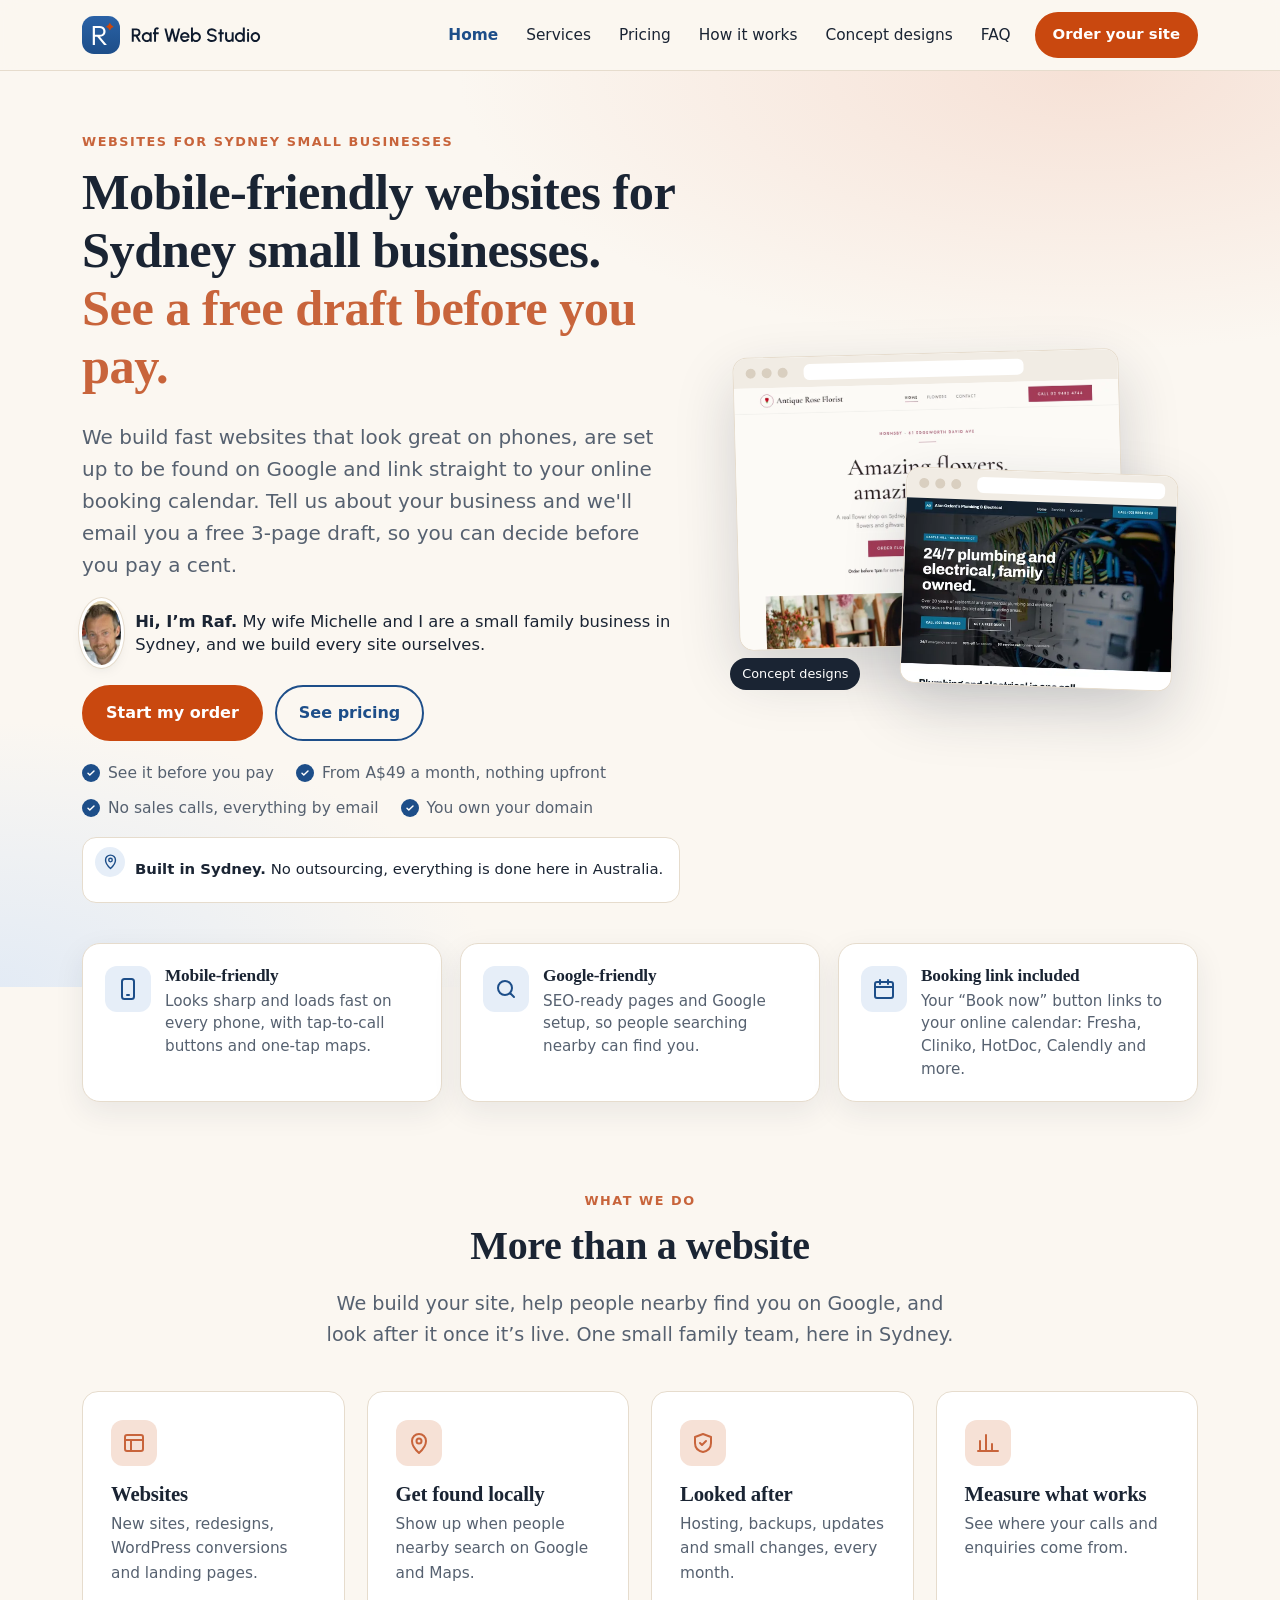
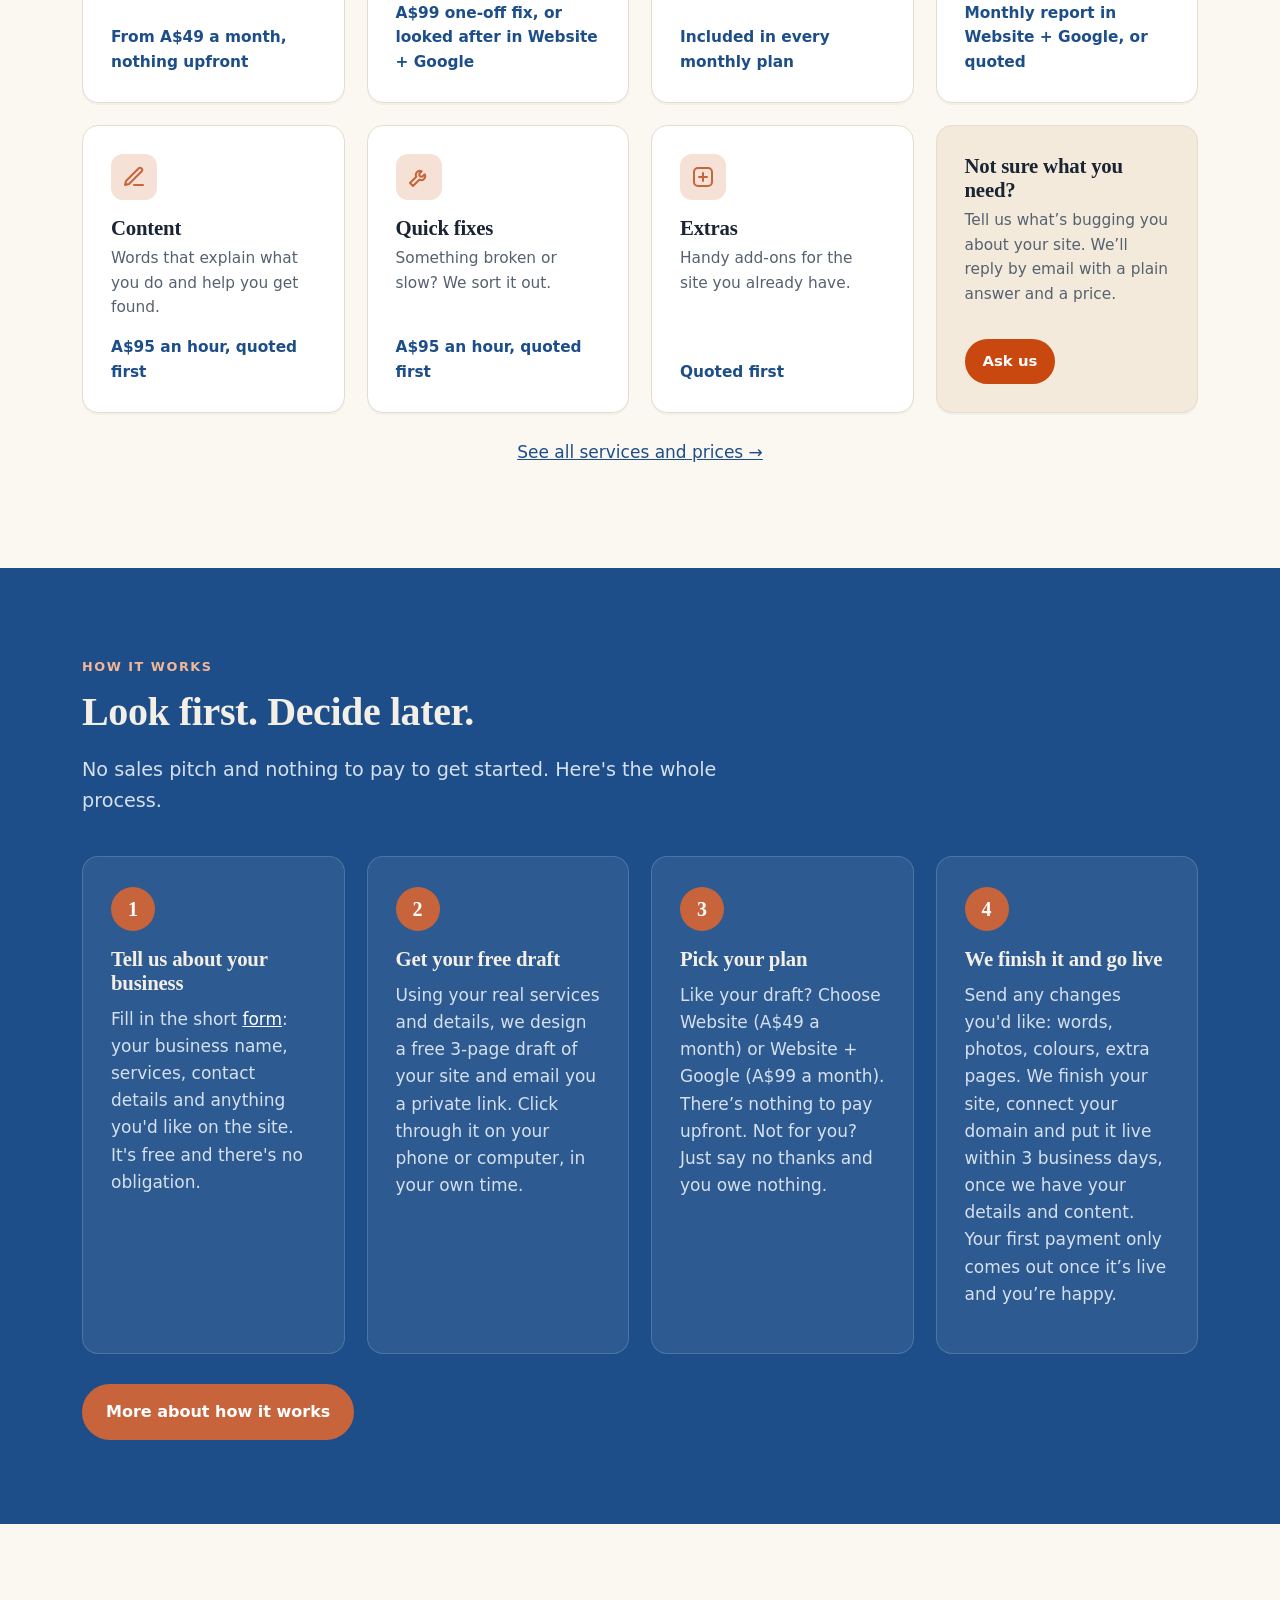
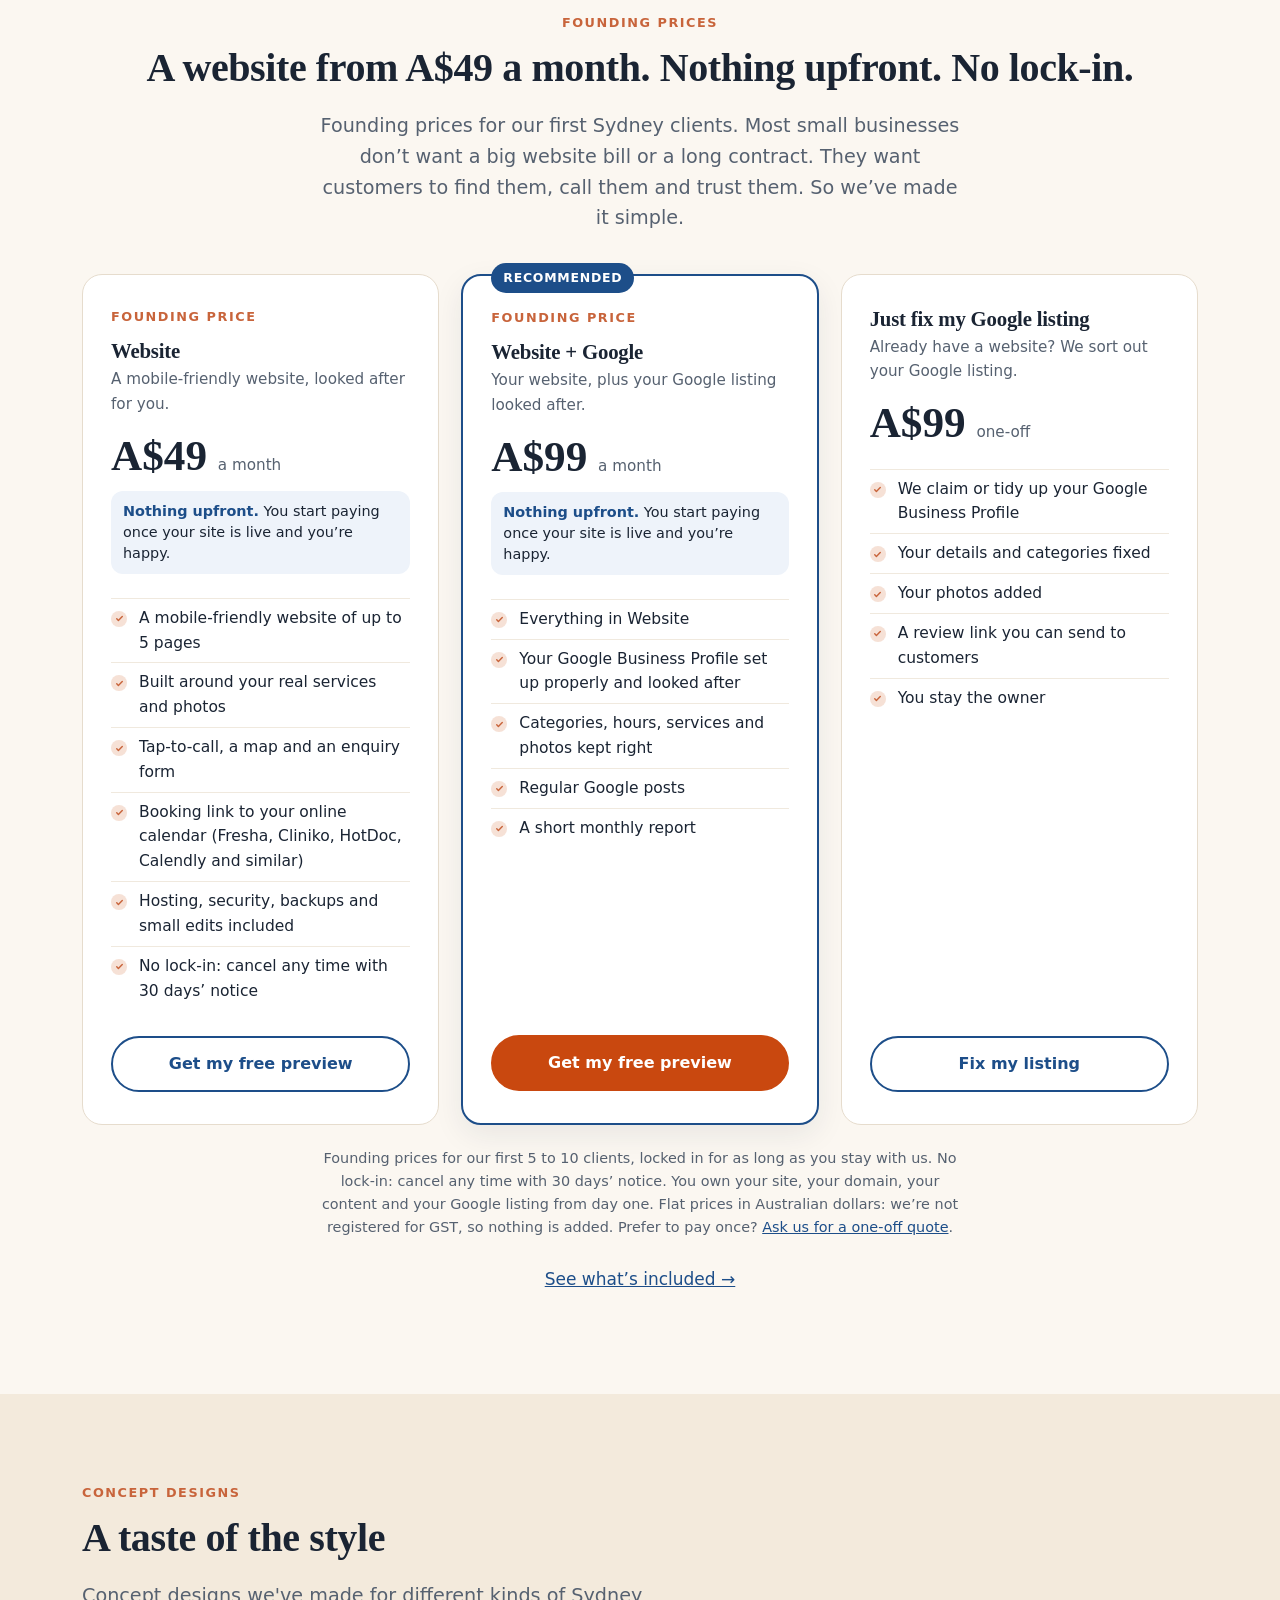
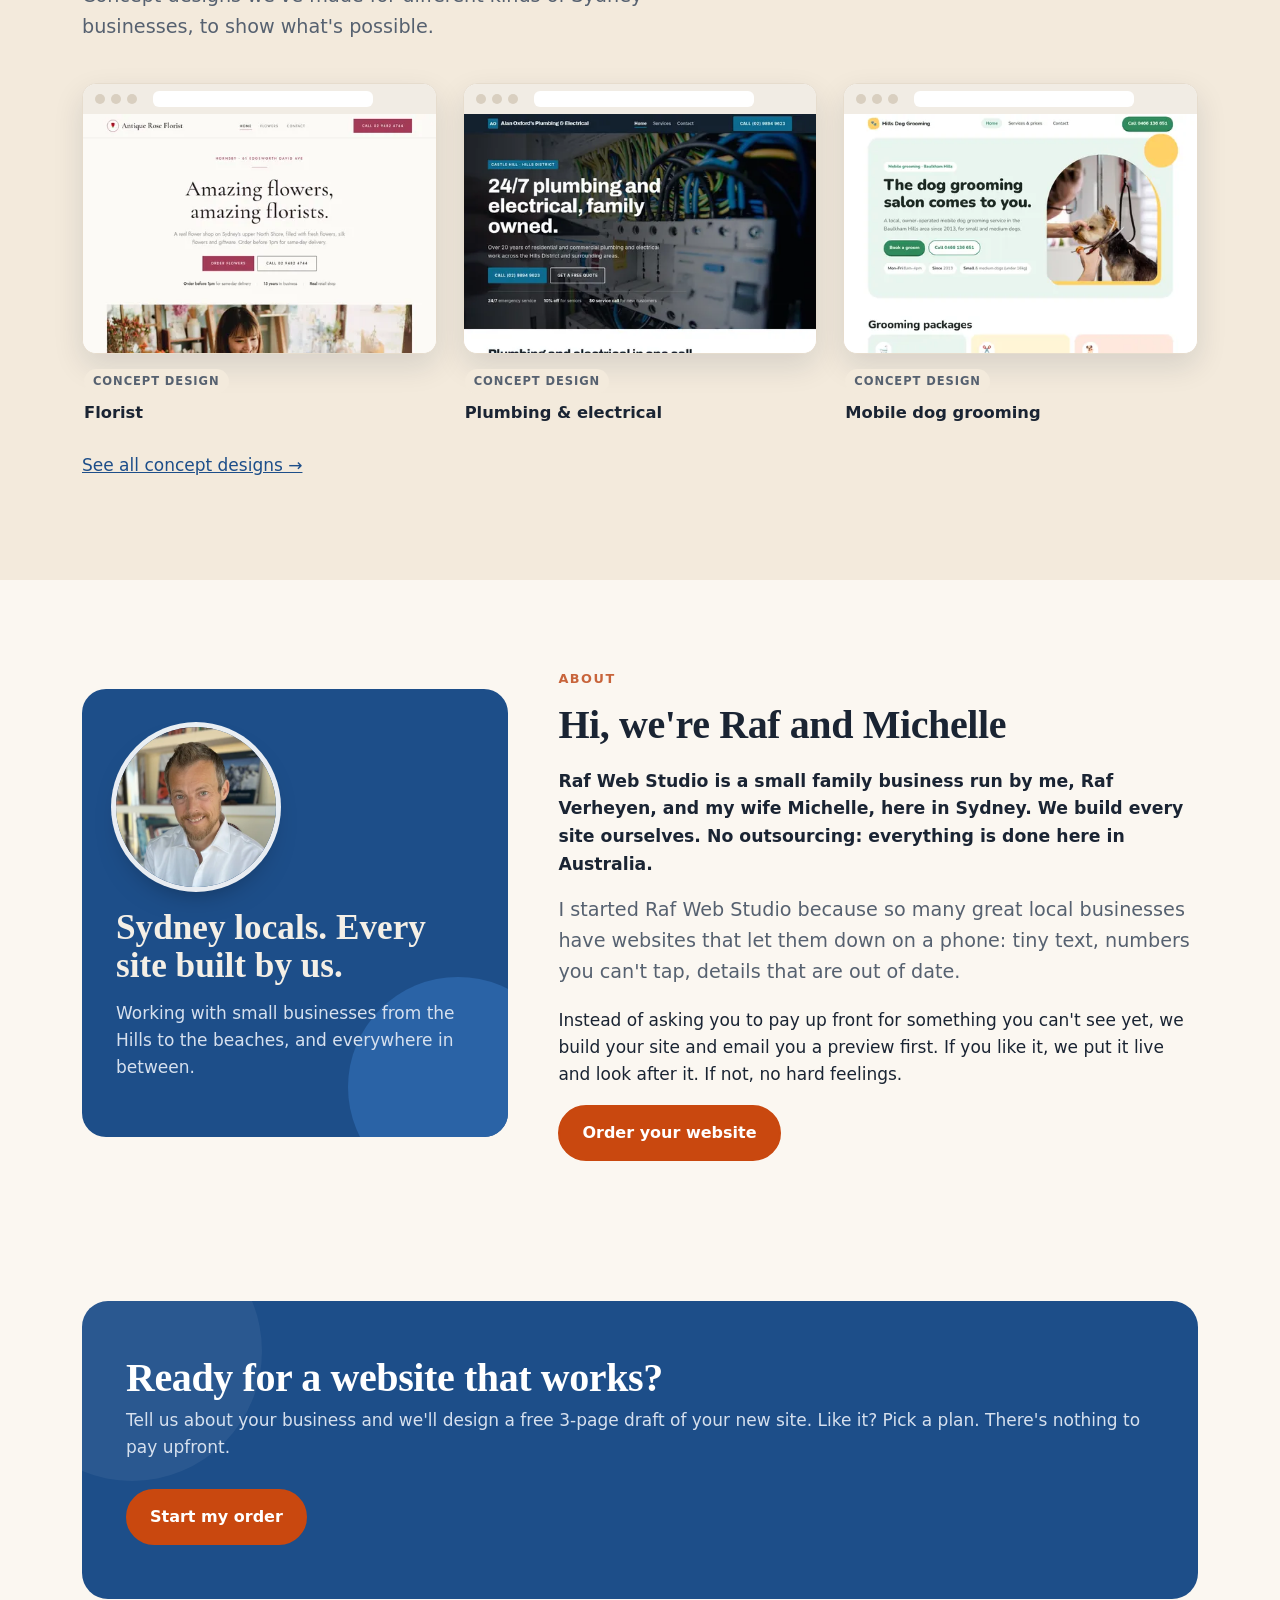
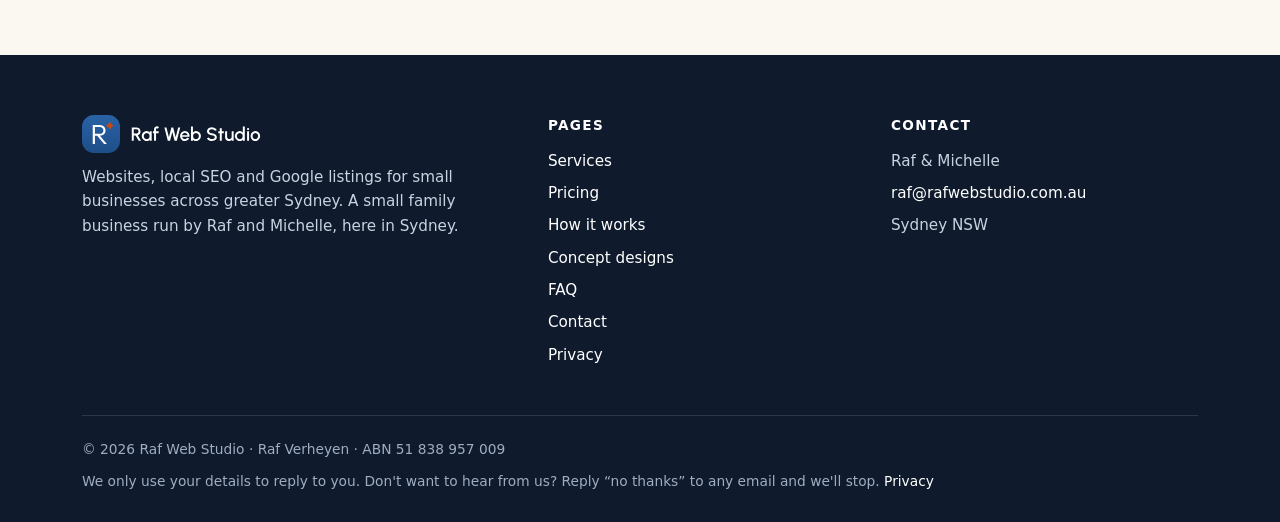
<file: index.html>
<!doctype html>
<html lang="en-AU">
<head>
<meta charset="utf-8">
<meta name="viewport" content="width=device-width, initial-scale=1">
<title>Mobile-friendly, Google SEO-focused websites | Sydney | Raf Web Studio</title>
<meta name="description" content="Mobile-friendly, Google SEO-focused websites for Sydney small businesses, with a booking link to your online calendar. Start with a free 3-page draft.">
<meta name="robots" content="index, follow">
<link rel="canonical" href="https://rafwebstudio.com.au/">
<meta name="theme-color" content="#1D4E89">
<meta property="og:type" content="website">
<meta property="og:site_name" content="Raf Web Studio">
<meta property="og:locale" content="en_AU">
<meta property="og:title" content="Mobile-friendly, Google SEO-focused websites | Sydney | Raf Web Studio">
<meta property="og:description" content="Mobile-friendly, Google SEO-focused websites for Sydney small businesses, with a booking link to your online calendar. Start with a free 3-page draft.">
<meta property="og:url" content="https://rafwebstudio.com.au/">
<meta property="og:image" content="https://rafwebstudio.com.au/assets/img/og-image.png">
<meta property="og:image:width" content="1200">
<meta property="og:image:height" content="630">
<meta name="twitter:card" content="summary_large_image">
<meta name="twitter:title" content="Mobile-friendly, Google SEO-focused websites | Sydney | Raf Web Studio">
<meta name="twitter:description" content="Mobile-friendly, Google SEO-focused websites for Sydney small businesses, with a booking link to your online calendar. Start with a free 3-page draft.">
<meta name="twitter:image" content="https://rafwebstudio.com.au/assets/img/og-image.png">
<link rel="icon" href="/favicon.ico" sizes="48x48">
<link rel="icon" href="/favicon.svg" type="image/svg+xml">
<link rel="icon" href="/favicon-32.png" sizes="32x32" type="image/png">
<link rel="apple-touch-icon" href="/apple-touch-icon.png">
<link rel="manifest" href="/site.webmanifest">
<link rel="stylesheet" href="assets/style.css">
<script type="application/ld+json">{"@context": "https://schema.org", "@type": "ProfessionalService", "name": "Raf Web Studio", "description": "Mobile-friendly, Google-friendly websites for Sydney small businesses, with a booking link to your online calendar (Fresha, Cliniko, HotDoc, Calendly and similar). Every project starts with a free 3-page draft.", "url": "https://rafwebstudio.com.au/", "email": "raf@rafwebstudio.com.au", "founder": {"@type": "Person", "name": "Raf Verheyen"}, "address": {"@type": "PostalAddress", "addressLocality": "Sydney", "addressRegion": "NSW", "addressCountry": "AU"}, "areaServed": "Greater Sydney", "image": "https://rafwebstudio.com.au/assets/img/og-image.png", "makesOffer": [{"@type": "Offer", "name": "Website (founding price)", "description": "Mobile-friendly website of up to 5 pages, with hosting, security, backups and small edits included. Nothing upfront, no lock-in.", "price": "49", "priceCurrency": "AUD", "priceSpecification": {"@type": "UnitPriceSpecification", "price": "49", "priceCurrency": "AUD", "billingDuration": "P1M"}}, {"@type": "Offer", "name": "Website + Google listing (founding price)", "description": "Everything in Website, plus your Google Business Profile set up properly and looked after.", "price": "99", "priceCurrency": "AUD", "priceSpecification": {"@type": "UnitPriceSpecification", "price": "99", "priceCurrency": "AUD", "billingDuration": "P1M"}}, {"@type": "Offer", "name": "Google listing fix", "description": "One-off claim or tidy-up of your Google Business Profile. You stay the owner.", "price": "99", "priceCurrency": "AUD"}]}</script>
</head>
<body>
<a class="skip" href="#main">Skip to content</a>
<header class="site-head">
 <div class="wrap head-in">
  <a class="brand" href="index.html" aria-label="Raf Web Studio home"><svg xmlns="http://www.w3.org/2000/svg" class="lockup" aria-hidden="true" focusable="false" viewBox="0 0 227.7 48" height="48"><g transform="scale(0.75)"><defs><linearGradient id="g5" x1="0" y1="0" x2="0" y2="1"><stop offset="0" stop-color="#2A62A6"/><stop offset="1" stop-color="#1D4E89"/></linearGradient></defs><rect width="64" height="64" rx="20" fill="url(#g5)"/><path fill="#fff" d="M20.53 34.81V31.7H29.63Q32.68 31.7 34.31 30.15Q35.94 28.6 35.94 25.97Q35.94 23.46 34.32 21.85Q32.7 20.24 29.65 20.24H20.53V17H29.69Q32.77 17 35.01 18.15Q37.25 19.3 38.46 21.31Q39.66 23.33 39.66 25.92Q39.66 28.59 38.46 30.59Q37.25 32.59 35.01 33.7Q32.77 34.81 29.69 34.81ZM18.1 49V17H21.8V49ZM37.18 49 25.3 34.35 28.85 33.19 41.9 49Z"/><path fill="#C9480F" d="M46.9 11.5Q48.85 16.05 53.4 18Q48.85 19.95 46.9 24.5Q44.95 19.95 40.4 18Q44.95 16.05 46.9 11.5Z"/></g><path fill="#0F1B2D" d="M62.88 32.64V15.84H69.06Q70.42 15.84 71.52 16.51Q72.61 17.18 73.26 18.32Q73.9 19.45 73.9 20.84Q73.9 22.01 73.46 22.99Q73.02 23.96 72.23 24.65Q71.45 25.33 70.44 25.64L74.49 32.64H71.61L67.67 25.86H65.38V32.64ZM65.38 23.36H68.8Q69.51 23.36 70.11 23Q70.7 22.65 71.05 22.04Q71.41 21.44 71.41 20.68Q71.41 19.93 71.05 19.33Q70.7 18.72 70.11 18.36Q69.51 18.01 68.8 18.01H65.38ZM85.55 20.64H88.04V32.64H85.54L85.43 30.9Q84.91 31.82 84.01 32.39Q83.12 32.95 81.89 32.95Q80.56 32.95 79.4 32.45Q78.24 31.95 77.36 31.07Q76.48 30.18 75.99 29.02Q75.49 27.86 75.49 26.53Q75.49 25.24 75.97 24.11Q76.45 22.98 77.3 22.13Q78.15 21.27 79.28 20.79Q80.4 20.3 81.69 20.3Q82.99 20.3 83.99 20.9Q84.99 21.49 85.65 22.42ZM81.83 30.54Q82.89 30.54 83.68 30.02Q84.47 29.49 84.91 28.6Q85.35 27.71 85.35 26.64Q85.35 25.54 84.9 24.66Q84.46 23.77 83.67 23.25Q82.88 22.73 81.83 22.73Q80.78 22.73 79.92 23.25Q79.06 23.78 78.56 24.67Q78.05 25.56 78.05 26.64Q78.05 27.73 78.57 28.61Q79.09 29.5 79.95 30.02Q80.81 30.54 81.83 30.54ZM93.52 17.91V20.64H96.91V23.14H93.52V32.64H91.03V23.14H89.6V20.64H91.03V17.91Q91.03 16.93 91.51 16.12Q91.99 15.32 92.8 14.83Q93.62 14.35 94.6 14.35Q95.32 14.35 96.01 14.64Q96.7 14.93 97.24 15.53L95.45 17.29Q95.31 17.08 95.08 16.96Q94.85 16.85 94.6 16.85Q94.16 16.85 93.84 17.16Q93.52 17.47 93.52 17.91ZM108.38 32.64 104.08 15.84H106.66L109.8 28.16L112.94 15.84H115.2L118.35 28.16L121.48 15.84H124.06L119.78 32.64H116.92L114.07 21.52L111.23 32.64ZM129.88 32.95Q128.22 32.95 126.86 32.1Q125.5 31.25 124.69 29.81Q123.88 28.37 123.88 26.63Q123.88 25.32 124.34 24.17Q124.81 23.03 125.63 22.16Q126.46 21.29 127.55 20.8Q128.64 20.3 129.88 20.3Q131.25 20.3 132.41 20.88Q133.56 21.45 134.37 22.45Q135.19 23.45 135.58 24.75Q135.96 26.05 135.8 27.51H126.55Q126.7 28.34 127.16 29.01Q127.61 29.67 128.31 30.06Q129.01 30.44 129.88 30.46Q130.79 30.46 131.54 30Q132.28 29.54 132.76 28.74L135.31 29.33Q134.58 30.92 133.13 31.94Q131.68 32.95 129.88 32.95ZM126.47 25.61H133.28Q133.16 24.75 132.68 24.04Q132.2 23.34 131.47 22.92Q130.74 22.51 129.88 22.51Q129.02 22.51 128.3 22.92Q127.57 23.33 127.1 24.03Q126.62 24.73 126.47 25.61ZM143.88 20.3Q145.63 20.3 147.07 21.16Q148.5 22.01 149.35 23.44Q150.21 24.88 150.21 26.62Q150.21 27.93 149.71 29.08Q149.22 30.23 148.35 31.1Q147.48 31.97 146.34 32.46Q145.19 32.95 143.88 32.95Q142.62 32.95 141.68 32.37Q140.73 31.79 140.14 30.87V32.64H137.64V14.64H140.14V22.39Q140.73 21.46 141.68 20.88Q142.62 20.3 143.88 20.3ZM143.85 30.53Q144.9 30.53 145.77 30Q146.63 29.48 147.14 28.59Q147.65 27.7 147.65 26.62Q147.65 25.53 147.13 24.65Q146.61 23.76 145.75 23.24Q144.88 22.71 143.85 22.71Q142.81 22.71 142.02 23.24Q141.22 23.77 140.78 24.66Q140.34 25.55 140.34 26.62Q140.34 27.71 140.79 28.6Q141.23 29.48 142.02 30.01Q142.81 30.53 143.85 30.53ZM164.11 32.95Q162.73 32.95 161.46 32.52Q160.19 32.09 159.24 31.28Q158.29 30.47 157.88 29.35L160.23 28.48Q160.43 29.06 161.01 29.5Q161.59 29.95 162.4 30.2Q163.21 30.46 164.11 30.46Q165.08 30.46 165.92 30.15Q166.76 29.84 167.28 29.28Q167.8 28.73 167.8 27.98Q167.8 27.22 167.26 26.73Q166.72 26.24 165.87 25.95Q165.02 25.66 164.11 25.51Q162.35 25.22 160.95 24.67Q159.55 24.12 158.74 23.12Q157.93 22.12 157.93 20.54Q157.93 19.03 158.79 17.92Q159.65 16.8 161.06 16.18Q162.47 15.56 164.11 15.56Q165.46 15.56 166.73 15.99Q168.01 16.41 168.97 17.22Q169.93 18.04 170.35 19.19L167.99 20.04Q167.79 19.46 167.21 19.02Q166.63 18.57 165.82 18.32Q165.01 18.08 164.11 18.08Q163.16 18.06 162.32 18.38Q161.48 18.7 160.95 19.25Q160.43 19.81 160.43 20.54Q160.43 21.43 160.92 21.9Q161.41 22.37 162.24 22.59Q163.08 22.82 164.11 22.99Q165.77 23.26 167.18 23.87Q168.59 24.48 169.44 25.49Q170.3 26.51 170.3 27.98Q170.3 29.48 169.44 30.59Q168.58 31.71 167.18 32.33Q165.77 32.95 164.11 32.95ZM179.11 23.14H176.59L176.58 32.64H174.09L174.09 23.14H172.18V20.64H174.09L174.09 16.87H176.58L176.59 20.64H179.11ZM180.78 28.15V20.64H183.28V27.52Q183.28 28.33 183.67 28.99Q184.06 29.65 184.72 30.04Q185.39 30.43 186.18 30.43Q186.99 30.43 187.64 30.04Q188.3 29.65 188.69 28.99Q189.08 28.33 189.08 27.52V20.64H191.57L191.59 32.64H189.09L189.08 31.34Q188.46 32.09 187.55 32.52Q186.64 32.95 185.59 32.95Q184.26 32.95 183.17 32.3Q182.07 31.66 181.43 30.57Q180.78 29.48 180.78 28.15ZM203.17 14.64H205.67V32.64H203.17V30.88Q202.58 31.81 201.63 32.38Q200.68 32.95 199.42 32.95Q198.11 32.95 196.97 32.46Q195.83 31.97 194.96 31.1Q194.09 30.23 193.6 29.09Q193.1 27.95 193.1 26.64Q193.1 25.33 193.6 24.19Q194.09 23.05 194.96 22.18Q195.83 21.31 196.97 20.81Q198.11 20.32 199.42 20.32Q200.68 20.32 201.63 20.89Q202.58 21.46 203.17 22.39ZM199.44 30.54Q200.5 30.54 201.29 30.02Q202.08 29.49 202.52 28.6Q202.96 27.71 202.96 26.64Q202.96 25.54 202.52 24.66Q202.07 23.77 201.28 23.25Q200.49 22.73 199.44 22.73Q198.4 22.73 197.54 23.25Q196.68 23.78 196.17 24.67Q195.66 25.56 195.66 26.64Q195.66 27.73 196.18 28.61Q196.7 29.5 197.56 30.02Q198.42 30.54 199.44 30.54ZM208.55 20.64H211.04V32.64H208.55ZM209.81 18.9Q209.25 18.9 208.86 18.53Q208.47 18.15 208.47 17.59Q208.47 17.04 208.86 16.66Q209.25 16.28 209.81 16.28Q210.36 16.28 210.74 16.66Q211.12 17.04 211.12 17.59Q211.12 18.15 210.75 18.53Q210.37 18.9 209.81 18.9ZM218.99 32.95Q217.33 32.95 215.97 32.1Q214.61 31.25 213.8 29.81Q212.99 28.38 212.99 26.64Q212.99 25.32 213.46 24.17Q213.92 23.03 214.75 22.16Q215.57 21.29 216.66 20.8Q217.75 20.3 218.99 20.3Q220.64 20.3 222.01 21.16Q223.37 22.01 224.18 23.45Q224.99 24.89 224.99 26.64Q224.99 27.95 224.52 29.09Q224.05 30.23 223.23 31.1Q222.41 31.97 221.32 32.46Q220.24 32.95 218.99 32.95ZM218.99 30.46Q219.98 30.46 220.78 29.93Q221.57 29.4 222.03 28.53Q222.49 27.66 222.49 26.64Q222.49 25.59 222.02 24.72Q221.55 23.84 220.75 23.32Q219.96 22.8 218.99 22.8Q218 22.8 217.2 23.33Q216.41 23.86 215.95 24.73Q215.48 25.6 215.48 26.64Q215.48 27.71 215.96 28.58Q216.44 29.44 217.24 29.95Q218.04 30.46 218.99 30.46Z"/></svg></a>
  <button class="menu-btn" aria-expanded="false" aria-controls="nav">Menu</button>
  <nav class="nav" id="nav" aria-label="Main">
   <a href="index.html" aria-current="page">Home</a><a href="services.html">Services</a><a href="services.html#pricing">Pricing</a><a href="how-it-works.html">How it works</a><a href="work.html">Concept designs</a><a href="faq.html">FAQ</a>
   <a class="btn sm" href="contact.html">Order your site</a>
  </nav>
 </div>
</header>
<main id="main">
<section class="hero"><div class="wrap hero-grid">
 <div>
  <span class="eyebrow">Websites for Sydney small businesses</span>
  <h1>Mobile-friendly websites for Sydney small businesses. <em>See a free draft before you pay.</em></h1>
  <p class="lead">We build fast websites that look great on phones, are set up to be found on Google and link straight to your online booking calendar. Tell us about your business and we'll email you a free 3-page draft, so you can decide before you pay a cent.</p>
  <div class="hi-raf"><picture><source srcset="assets/img/raf/raf-smile-160.webp" type="image/webp"><img src="assets/img/raf/raf-smile-160.jpg" width="64" height="64" alt="Raf, founder of Raf Web Studio" decoding="async"></picture><p><strong>Hi, I&rsquo;m Raf.</strong> My wife Michelle and I are a small family business in Sydney, and we build every site ourselves.</p></div>
  <div class="btns"><a class="btn" href="contact.html">Start my order</a><a class="btn ghost" href="services.html">See pricing</a></div>
  <ul class="ticks"><li>See it before you pay</li><li>From A$49 a month, nothing upfront</li><li>No sales calls, everything by email</li><li>You own your domain</li></ul>
  <p class="made-here"><span class="icon" aria-hidden="true"><svg viewBox="0 0 24 24" fill="none" stroke="currentColor" stroke-width="2" stroke-linecap="round" stroke-linejoin="round"><path d="M12 22s7-6.2 7-12a7 7 0 1 0-14 0c0 5.8 7 12 7 12z"/><circle cx="12" cy="10" r="2.5"/></svg></span><span><strong>Built in Sydney.</strong> No outsourcing, everything is done here in Australia.</span></p>
 </div>
 <div class="stack">
  <div class="browser b1"><div class="bar"><i></i><i></i><i></i><span></span></div><img src="assets/img/work/concept-1.webp" width="1000" height="680" alt="Concept design for a florist website" decoding="async"></div>
  <div class="browser b2"><div class="bar"><i></i><i></i><i></i><span></span></div><img src="assets/img/work/concept-2-sm.webp" width="500" height="340" alt="Concept design for a plumbing and electrical website" decoding="async"></div>
  <span class="tag-note">Concept designs</span>
 </div>
</div></section>

<section class="trio-wrap"><div class="wrap"><div class="trio">
 <div class="trio-item"><div class="icon"><svg viewBox="0 0 24 24" fill="none" stroke="currentColor" stroke-width="2" stroke-linecap="round" stroke-linejoin="round"><rect x="6" y="2" width="12" height="20" rx="2.5"/><path d="M11 18h2"/></svg></div><div><h3>Mobile-friendly</h3><p>Looks sharp and loads fast on every phone, with tap-to-call buttons and one-tap maps.</p></div></div>
 <div class="trio-item"><div class="icon"><svg viewBox="0 0 24 24" fill="none" stroke="currentColor" stroke-width="2" stroke-linecap="round" stroke-linejoin="round"><circle cx="11" cy="11" r="7"/><path d="m20 20-3.5-3.5"/></svg></div><div><h3>Google-friendly</h3><p>SEO-ready pages and Google setup, so people searching nearby can find you.</p></div></div>
 <div class="trio-item"><div class="icon"><svg viewBox="0 0 24 24" fill="none" stroke="currentColor" stroke-width="2" stroke-linecap="round" stroke-linejoin="round"><rect x="3" y="5" width="18" height="16" rx="2"/><path d="M3 10h18M8 3v4M16 3v4"/></svg></div><div><h3>Booking link included</h3><p>Your &ldquo;Book now&rdquo; button links to your online calendar: Fresha, Cliniko, HotDoc, Calendly and more.</p></div></div>
</div></div></section>

<section id="services"><div class="wrap">
 <div class="sec-head center"><span class="eyebrow">What we do</span><h2>More than a website</h2><p class="lead">We build your site, help people nearby find you on Google, and look after it once it&rsquo;s live. One small family team, here in Sydney.</p></div>
 <div class="grid g4 svc-grid"><a class="card svc" href="services.html#pricing"><div class="icon"><svg viewBox="0 0 24 24" fill="none" stroke="currentColor" stroke-width="2" stroke-linecap="round" stroke-linejoin="round"><rect x="3" y="4" width="18" height="16" rx="2"/><path d="M3 9h18M9 9v11"/></svg></div><h3>Websites</h3><p>New sites, redesigns, WordPress conversions and landing pages.</p><p class="svc-price">From A$49 a month, nothing upfront</p></a><a class="card svc" href="services.html#local"><div class="icon"><svg viewBox="0 0 24 24" fill="none" stroke="currentColor" stroke-width="2" stroke-linecap="round" stroke-linejoin="round"><path d="M12 22s7-6.2 7-12a7 7 0 1 0-14 0c0 5.8 7 12 7 12z"/><circle cx="12" cy="10" r="2.5"/></svg></div><h3>Get found locally</h3><p>Show up when people nearby search on Google and Maps.</p><p class="svc-price">A$99 one-off fix, or looked after in Website + Google</p></a><a class="card svc" href="services.html#care-plans"><div class="icon"><svg viewBox="0 0 24 24" fill="none" stroke="currentColor" stroke-width="2" stroke-linecap="round" stroke-linejoin="round"><path d="M12 3 4 6v6c0 5 3.5 8 8 9 4.5-1 8-4 8-9V6z"/><path d="m9 12 2 2 4-4"/></svg></div><h3>Looked after</h3><p>Hosting, backups, updates and small changes, every month.</p><p class="svc-price">Included in every monthly plan</p></a><a class="card svc" href="services.html#measure"><div class="icon"><svg viewBox="0 0 24 24" fill="none" stroke="currentColor" stroke-width="2" stroke-linecap="round" stroke-linejoin="round"><path d="M4 20V10M10 20V4M16 20v-7M22 20H2"/></svg></div><h3>Measure what works</h3><p>See where your calls and enquiries come from.</p><p class="svc-price">Monthly report in Website + Google, or quoted</p></a><a class="card svc" href="services.html#content"><div class="icon"><svg viewBox="0 0 24 24" fill="none" stroke="currentColor" stroke-width="2" stroke-linecap="round" stroke-linejoin="round"><path d="M12 20h9"/><path d="M16.5 3.5a2.1 2.1 0 0 1 3 3L7 19l-4 1 1-4z"/></svg></div><h3>Content</h3><p>Words that explain what you do and help you get found.</p><p class="svc-price">A$95 an hour, quoted first</p></a><a class="card svc" href="services.html#fixes"><div class="icon"><svg viewBox="0 0 24 24" fill="none" stroke="currentColor" stroke-width="2" stroke-linecap="round" stroke-linejoin="round"><path d="M14.7 6.3a4 4 0 0 0-5.4 5.4L3 18l3 3 6.3-6.3a4 4 0 0 0 5.4-5.4l-2.5 2.5-2.5-.5-.5-2.5z"/></svg></div><h3>Quick fixes</h3><p>Something broken or slow? We sort it out.</p><p class="svc-price">A$95 an hour, quoted first</p></a><a class="card svc" href="services.html#extras"><div class="icon"><svg viewBox="0 0 24 24" fill="none" stroke="currentColor" stroke-width="2" stroke-linecap="round" stroke-linejoin="round"><rect x="3" y="3" width="18" height="18" rx="4"/><path d="M12 8v8M8 12h8"/></svg></div><h3>Extras</h3><p>Handy add-ons for the site you already have.</p><p class="svc-price">Quoted first</p></a><div class="card svc svc-ask"><h3>Not sure what you need?</h3><p>Tell us what&rsquo;s bugging you about your site. We&rsquo;ll reply by email with a plain answer and a price.</p><a class="btn sm" href="contact.html">Ask us</a></div></div>
 <p class="center" style="margin-top:26px"><a href="services.html">See all services and prices &rarr;</a></p>
</div></section>

<section class="dark"><div class="wrap">
 <div class="sec-head"><span class="eyebrow">How it works</span><h2>Look first. Decide later.</h2><p class="lead">No sales pitch and nothing to pay to get started. Here's the whole process.</p></div>
 <div class="steps g4steps">
 <div class="step"><h3>Tell us about your business</h3><p>Fill in the short <a href="contact.html">form</a>: your business name, services, contact details and anything you'd like on the site. It's free and there's no obligation.</p></div>
 <div class="step"><h3>Get your free draft</h3><p>Using your real services and details, we design a free 3-page draft of your site and email you a private link. Click through it on your phone or computer, in your own time.</p></div>
 <div class="step"><h3>Pick your plan</h3><p>Like your draft? Choose Website (A$49 a month) or Website + Google (A$99 a month). There&rsquo;s nothing to pay upfront. Not for you? Just say no thanks and you owe nothing.</p></div>
 <div class="step"><h3>We finish it and go live</h3><p>Send any changes you'd like: words, photos, colours, extra pages. We finish your site, connect your domain and put it live within 3 business days, once we have your details and content. Your first payment only comes out once it&rsquo;s live and you&rsquo;re happy.</p></div>
</div>
 <div class="btns" style="margin-top:30px"><a class="btn clay" href="how-it-works.html">More about how it works</a></div>
</div></section>

<section id="pricing"><div class="wrap">
 <div class="sec-head center"><span class="eyebrow">Founding prices</span><h2>A website from A$49 a month. Nothing upfront. No lock-in.</h2><p class="lead">Founding prices for our first Sydney clients. Most small businesses don&rsquo;t want a big website bill or a long contract. They want customers to find them, call them and trust them. So we&rsquo;ve made it simple.</p></div>
 <div class="price-grid">
 <div class="price">
  <span class="eyebrow">Founding price</span>
  <h3>Website</h3><p class="sub">A mobile-friendly website, looked after for you.</p>
  <div class="amount">A$49 <small>a month</small></div>
  <p class="care-line"><span><strong>Nothing upfront.</strong> You start paying once your site is live and you&rsquo;re happy.</span></p>
  <ul>
   <li>A mobile-friendly website of up to 5 pages</li>
   <li>Built around your real services and photos</li>
   <li>Tap-to-call, a map and an enquiry form</li>
   <li>Booking link to your online calendar (Fresha, Cliniko, HotDoc, Calendly and similar)</li>
   <li>Hosting, security, backups and small edits included</li>
   <li>No lock-in: cancel any time with 30 days&rsquo; notice</li>
  </ul>
  <a class="btn ghost" href="contact.html?package=Website">Get my free preview</a>
 </div>
 <div class="price feature">
  <span class="badge">Recommended</span>
  <span class="eyebrow">Founding price</span>
  <h3>Website + Google</h3><p class="sub">Your website, plus your Google listing looked after.</p>
  <div class="amount">A$99 <small>a month</small></div>
  <p class="care-line"><span><strong>Nothing upfront.</strong> You start paying once your site is live and you&rsquo;re happy.</span></p>
  <ul>
   <li>Everything in Website</li>
   <li>Your Google Business Profile set up properly and looked after</li>
   <li>Categories, hours, services and photos kept right</li>
   <li>Regular Google posts</li>
   <li>A short monthly report</li>
  </ul>
  <a class="btn" href="contact.html?package=Website%20%2B%20Google">Get my free preview</a>
 </div>
 <div class="price">
  <h3>Just fix my Google listing</h3><p class="sub">Already have a website? We sort out your Google listing.</p>
  <div class="amount">A$99 <small>one-off</small></div>
  <ul>
   <li>We claim or tidy up your Google Business Profile</li>
   <li>Your details and categories fixed</li>
   <li>Your photos added</li>
   <li>A review link you can send to customers</li>
   <li>You stay the owner</li>
  </ul>
  <a class="btn ghost" href="contact.html?package=Google%20listing%20fix">Fix my listing</a>
 </div>
</div>
<p class="fine center price-note">Founding prices for our first 5 to 10 clients, locked in for as long as you stay with us. No lock-in: cancel any time with 30 days&rsquo; notice. You own your site, your domain, your content and your Google listing from day one. Flat prices in Australian dollars: we&rsquo;re not registered for GST, so nothing is added. Prefer to pay once? <a href="contact.html?package=One-off%20quote">Ask us for a one-off quote</a>.</p>
 <p class="center" style="margin-top:26px"><a href="services.html#pricing">See what&rsquo;s included &rarr;</a></p>
</div></section>

<section class="alt"><div class="wrap">
 <div class="sec-head"><span class="eyebrow">Concept designs</span><h2>A taste of the style</h2><p class="lead">Concept designs we've made for different kinds of Sydney businesses, to show what's possible.</p></div>
 <div class="work-grid work">
  <figure><div class="browser "><div class="bar"><i></i><i></i><i></i><span></span></div><img src="assets/img/work/concept-1-sm.webp" width="500" height="340" alt="Concept design for a florist website" loading="lazy" decoding="async"></div><figcaption><span class="pill">Concept design</span><strong>Florist</strong></figcaption></figure><figure><div class="browser "><div class="bar"><i></i><i></i><i></i><span></span></div><img src="assets/img/work/concept-2-sm.webp" width="500" height="340" alt="Concept design for a plumbing & electrical website" loading="lazy" decoding="async"></div><figcaption><span class="pill">Concept design</span><strong>Plumbing &amp; electrical</strong></figcaption></figure><figure><div class="browser "><div class="bar"><i></i><i></i><i></i><span></span></div><img src="assets/img/work/concept-3-sm.webp" width="500" height="340" alt="Concept design for a mobile dog grooming website" loading="lazy" decoding="async"></div><figcaption><span class="pill">Concept design</span><strong>Mobile dog grooming</strong></figcaption></figure>
 </div>
 <p style="margin-top:26px"><a href="work.html">See all concept designs &rarr;</a></p>
</div></section>

<section><div class="wrap about">
 <div class="about-badge"><picture class="about-photo"><source srcset="assets/img/raf/raf-smile-480.webp" type="image/webp"><img src="assets/img/raf/raf-smile-480.jpg" width="240" height="240" alt="Raf, founder of Raf Web Studio" loading="lazy" decoding="async"></picture><div class="big">Sydney locals. Every site built by us.</div><p>Working with small businesses from the Hills to the beaches, and everywhere in between.</p></div>
 <div>
  <span class="eyebrow">About</span>
  <h2>Hi, we're Raf and Michelle</h2>
  <p class="about-intro">Raf Web Studio is a small family business run by me, Raf Verheyen, and my wife Michelle, here in Sydney. We build every site ourselves. No outsourcing: everything is done here in Australia.</p>
  <p class="lead">I started Raf Web Studio because so many great local businesses have websites that let them down on a phone: tiny text, numbers you can't tap, details that are out of date.</p>
  <p>Instead of asking you to pay up front for something you can't see yet, we build your site and email you a preview first. If you like it, we put it live and look after it. If not, no hard feelings.</p>
  <div class="btns"><a class="btn" href="contact.html">Order your website</a></div>
 </div>
</div></section>
<section class="tight"><div class="wrap"><div class="cta">
 <div><h2>Ready for a website that works?</h2><p>Tell us about your business and we'll design a free 3-page draft of your new site. Like it? Pick a plan. There's nothing to pay upfront.</p></div>
 <a class="btn" href="contact.html">Start my order</a>
</div></div></section></main>
<footer class="site-foot">
 <div class="wrap">
  <div class="foot-grid">
   <div>
    <a class="brand" href="index.html" aria-label="Raf Web Studio home"><svg xmlns="http://www.w3.org/2000/svg" class="lockup" aria-hidden="true" focusable="false" viewBox="0 0 227.7 48" height="48"><g transform="scale(0.75)"><defs><linearGradient id="g5d" x1="0" y1="0" x2="0" y2="1"><stop offset="0" stop-color="#2A62A6"/><stop offset="1" stop-color="#1D4E89"/></linearGradient></defs><rect width="64" height="64" rx="20" fill="url(#g5d)"/><path fill="#fff" d="M20.53 34.81V31.7H29.63Q32.68 31.7 34.31 30.15Q35.94 28.6 35.94 25.97Q35.94 23.46 34.32 21.85Q32.7 20.24 29.65 20.24H20.53V17H29.69Q32.77 17 35.01 18.15Q37.25 19.3 38.46 21.31Q39.66 23.33 39.66 25.92Q39.66 28.59 38.46 30.59Q37.25 32.59 35.01 33.7Q32.77 34.81 29.69 34.81ZM18.1 49V17H21.8V49ZM37.18 49 25.3 34.35 28.85 33.19 41.9 49Z"/><path fill="#C9480F" d="M46.9 11.5Q48.85 16.05 53.4 18Q48.85 19.95 46.9 24.5Q44.95 19.95 40.4 18Q44.95 16.05 46.9 11.5Z"/></g><path fill="#fff" d="M62.88 32.64V15.84H69.06Q70.42 15.84 71.52 16.51Q72.61 17.18 73.26 18.32Q73.9 19.45 73.9 20.84Q73.9 22.01 73.46 22.99Q73.02 23.96 72.23 24.65Q71.45 25.33 70.44 25.64L74.49 32.64H71.61L67.67 25.86H65.38V32.64ZM65.38 23.36H68.8Q69.51 23.36 70.11 23Q70.7 22.65 71.05 22.04Q71.41 21.44 71.41 20.68Q71.41 19.93 71.05 19.33Q70.7 18.72 70.11 18.36Q69.51 18.01 68.8 18.01H65.38ZM85.55 20.64H88.04V32.64H85.54L85.43 30.9Q84.91 31.82 84.01 32.39Q83.12 32.95 81.89 32.95Q80.56 32.95 79.4 32.45Q78.24 31.95 77.36 31.07Q76.48 30.18 75.99 29.02Q75.49 27.86 75.49 26.53Q75.49 25.24 75.97 24.11Q76.45 22.98 77.3 22.13Q78.15 21.27 79.28 20.79Q80.4 20.3 81.69 20.3Q82.99 20.3 83.99 20.9Q84.99 21.49 85.65 22.42ZM81.83 30.54Q82.89 30.54 83.68 30.02Q84.47 29.49 84.91 28.6Q85.35 27.71 85.35 26.64Q85.35 25.54 84.9 24.66Q84.46 23.77 83.67 23.25Q82.88 22.73 81.83 22.73Q80.78 22.73 79.92 23.25Q79.06 23.78 78.56 24.67Q78.05 25.56 78.05 26.64Q78.05 27.73 78.57 28.61Q79.09 29.5 79.95 30.02Q80.81 30.54 81.83 30.54ZM93.52 17.91V20.64H96.91V23.14H93.52V32.64H91.03V23.14H89.6V20.64H91.03V17.91Q91.03 16.93 91.51 16.12Q91.99 15.32 92.8 14.83Q93.62 14.35 94.6 14.35Q95.32 14.35 96.01 14.64Q96.7 14.93 97.24 15.53L95.45 17.29Q95.31 17.08 95.08 16.96Q94.85 16.85 94.6 16.85Q94.16 16.85 93.84 17.16Q93.52 17.47 93.52 17.91ZM108.38 32.64 104.08 15.84H106.66L109.8 28.16L112.94 15.84H115.2L118.35 28.16L121.48 15.84H124.06L119.78 32.64H116.92L114.07 21.52L111.23 32.64ZM129.88 32.95Q128.22 32.95 126.86 32.1Q125.5 31.25 124.69 29.81Q123.88 28.37 123.88 26.63Q123.88 25.32 124.34 24.17Q124.81 23.03 125.63 22.16Q126.46 21.29 127.55 20.8Q128.64 20.3 129.88 20.3Q131.25 20.3 132.41 20.88Q133.56 21.45 134.37 22.45Q135.19 23.45 135.58 24.75Q135.96 26.05 135.8 27.51H126.55Q126.7 28.34 127.16 29.01Q127.61 29.67 128.31 30.06Q129.01 30.44 129.88 30.46Q130.79 30.46 131.54 30Q132.28 29.54 132.76 28.74L135.31 29.33Q134.58 30.92 133.13 31.94Q131.68 32.95 129.88 32.95ZM126.47 25.61H133.28Q133.16 24.75 132.68 24.04Q132.2 23.34 131.47 22.92Q130.74 22.51 129.88 22.51Q129.02 22.51 128.3 22.92Q127.57 23.33 127.1 24.03Q126.62 24.73 126.47 25.61ZM143.88 20.3Q145.63 20.3 147.07 21.16Q148.5 22.01 149.35 23.44Q150.21 24.88 150.21 26.62Q150.21 27.93 149.71 29.08Q149.22 30.23 148.35 31.1Q147.48 31.97 146.34 32.46Q145.19 32.95 143.88 32.95Q142.62 32.95 141.68 32.37Q140.73 31.79 140.14 30.87V32.64H137.64V14.64H140.14V22.39Q140.73 21.46 141.68 20.88Q142.62 20.3 143.88 20.3ZM143.85 30.53Q144.9 30.53 145.77 30Q146.63 29.48 147.14 28.59Q147.65 27.7 147.65 26.62Q147.65 25.53 147.13 24.65Q146.61 23.76 145.75 23.24Q144.88 22.71 143.85 22.71Q142.81 22.71 142.02 23.24Q141.22 23.77 140.78 24.66Q140.34 25.55 140.34 26.62Q140.34 27.71 140.79 28.6Q141.23 29.48 142.02 30.01Q142.81 30.53 143.85 30.53ZM164.11 32.95Q162.73 32.95 161.46 32.52Q160.19 32.09 159.24 31.28Q158.29 30.47 157.88 29.35L160.23 28.48Q160.43 29.06 161.01 29.5Q161.59 29.95 162.4 30.2Q163.21 30.46 164.11 30.46Q165.08 30.46 165.92 30.15Q166.76 29.84 167.28 29.28Q167.8 28.73 167.8 27.98Q167.8 27.22 167.26 26.73Q166.72 26.24 165.87 25.95Q165.02 25.66 164.11 25.51Q162.35 25.22 160.95 24.67Q159.55 24.12 158.74 23.12Q157.93 22.12 157.93 20.54Q157.93 19.03 158.79 17.92Q159.65 16.8 161.06 16.18Q162.47 15.56 164.11 15.56Q165.46 15.56 166.73 15.99Q168.01 16.41 168.97 17.22Q169.93 18.04 170.35 19.19L167.99 20.04Q167.79 19.46 167.21 19.02Q166.63 18.57 165.82 18.32Q165.01 18.08 164.11 18.08Q163.16 18.06 162.32 18.38Q161.48 18.7 160.95 19.25Q160.43 19.81 160.43 20.54Q160.43 21.43 160.92 21.9Q161.41 22.37 162.24 22.59Q163.08 22.82 164.11 22.99Q165.77 23.26 167.18 23.87Q168.59 24.48 169.44 25.49Q170.3 26.51 170.3 27.98Q170.3 29.48 169.44 30.59Q168.58 31.71 167.18 32.33Q165.77 32.95 164.11 32.95ZM179.11 23.14H176.59L176.58 32.64H174.09L174.09 23.14H172.18V20.64H174.09L174.09 16.87H176.58L176.59 20.64H179.11ZM180.78 28.15V20.64H183.28V27.52Q183.28 28.33 183.67 28.99Q184.06 29.65 184.72 30.04Q185.39 30.43 186.18 30.43Q186.99 30.43 187.64 30.04Q188.3 29.65 188.69 28.99Q189.08 28.33 189.08 27.52V20.64H191.57L191.59 32.64H189.09L189.08 31.34Q188.46 32.09 187.55 32.52Q186.64 32.95 185.59 32.95Q184.26 32.95 183.17 32.3Q182.07 31.66 181.43 30.57Q180.78 29.48 180.78 28.15ZM203.17 14.64H205.67V32.64H203.17V30.88Q202.58 31.81 201.63 32.38Q200.68 32.95 199.42 32.95Q198.11 32.95 196.97 32.46Q195.83 31.97 194.96 31.1Q194.09 30.23 193.6 29.09Q193.1 27.95 193.1 26.64Q193.1 25.33 193.6 24.19Q194.09 23.05 194.96 22.18Q195.83 21.31 196.97 20.81Q198.11 20.32 199.42 20.32Q200.68 20.32 201.63 20.89Q202.58 21.46 203.17 22.39ZM199.44 30.54Q200.5 30.54 201.29 30.02Q202.08 29.49 202.52 28.6Q202.96 27.71 202.96 26.64Q202.96 25.54 202.52 24.66Q202.07 23.77 201.28 23.25Q200.49 22.73 199.44 22.73Q198.4 22.73 197.54 23.25Q196.68 23.78 196.17 24.67Q195.66 25.56 195.66 26.64Q195.66 27.73 196.18 28.61Q196.7 29.5 197.56 30.02Q198.42 30.54 199.44 30.54ZM208.55 20.64H211.04V32.64H208.55ZM209.81 18.9Q209.25 18.9 208.86 18.53Q208.47 18.15 208.47 17.59Q208.47 17.04 208.86 16.66Q209.25 16.28 209.81 16.28Q210.36 16.28 210.74 16.66Q211.12 17.04 211.12 17.59Q211.12 18.15 210.75 18.53Q210.37 18.9 209.81 18.9ZM218.99 32.95Q217.33 32.95 215.97 32.1Q214.61 31.25 213.8 29.81Q212.99 28.38 212.99 26.64Q212.99 25.32 213.46 24.17Q213.92 23.03 214.75 22.16Q215.57 21.29 216.66 20.8Q217.75 20.3 218.99 20.3Q220.64 20.3 222.01 21.16Q223.37 22.01 224.18 23.45Q224.99 24.89 224.99 26.64Q224.99 27.95 224.52 29.09Q224.05 30.23 223.23 31.1Q222.41 31.97 221.32 32.46Q220.24 32.95 218.99 32.95ZM218.99 30.46Q219.98 30.46 220.78 29.93Q221.57 29.4 222.03 28.53Q222.49 27.66 222.49 26.64Q222.49 25.59 222.02 24.72Q221.55 23.84 220.75 23.32Q219.96 22.8 218.99 22.8Q218 22.8 217.2 23.33Q216.41 23.86 215.95 24.73Q215.48 25.6 215.48 26.64Q215.48 27.71 215.96 28.58Q216.44 29.44 217.24 29.95Q218.04 30.46 218.99 30.46Z"/></svg></a>
    <p>Websites, local SEO and Google listings for small businesses across greater Sydney. A small family business run by Raf and Michelle, here in Sydney.</p>
   </div>
   <div>
    <h4>Pages</h4>
    <ul><li><a href="services.html">Services</a></li><li><a href="services.html#pricing">Pricing</a></li><li><a href="how-it-works.html">How it works</a></li><li><a href="work.html">Concept designs</a></li><li><a href="faq.html">FAQ</a></li><li><a href="contact.html">Contact</a></li><li><a href="privacy.html">Privacy</a></li></ul>
   </div>
   <div>
    <h4>Contact</h4>
    <ul>
     <li>Raf &amp; Michelle</li>
     <li><a href="mailto:raf@rafwebstudio.com.au">raf@rafwebstudio.com.au</a></li>
     <li>Sydney NSW</li>
    </ul>
   </div>
  </div>
  <div class="foot-bottom">
   <span>&copy; 2026 Raf Web Studio &middot; Raf Verheyen &middot; <span class="nw">ABN 51 838 957 009</span></span>
   <span>We only use your details to reply to you. Don't want to hear from us? Reply &ldquo;no thanks&rdquo; to any email and we'll stop. <a href="privacy.html">Privacy</a></span>
  </div>
 </div>
</footer>
<script>
(function(){var b=document.querySelector('.menu-btn'),n=document.getElementById('nav');if(b)b.addEventListener('click',function(){var o=n.classList.toggle('open');b.setAttribute('aria-expanded',o);b.textContent=o?'Close':'Menu';});})();
</script>
</body>
</html>
</file>
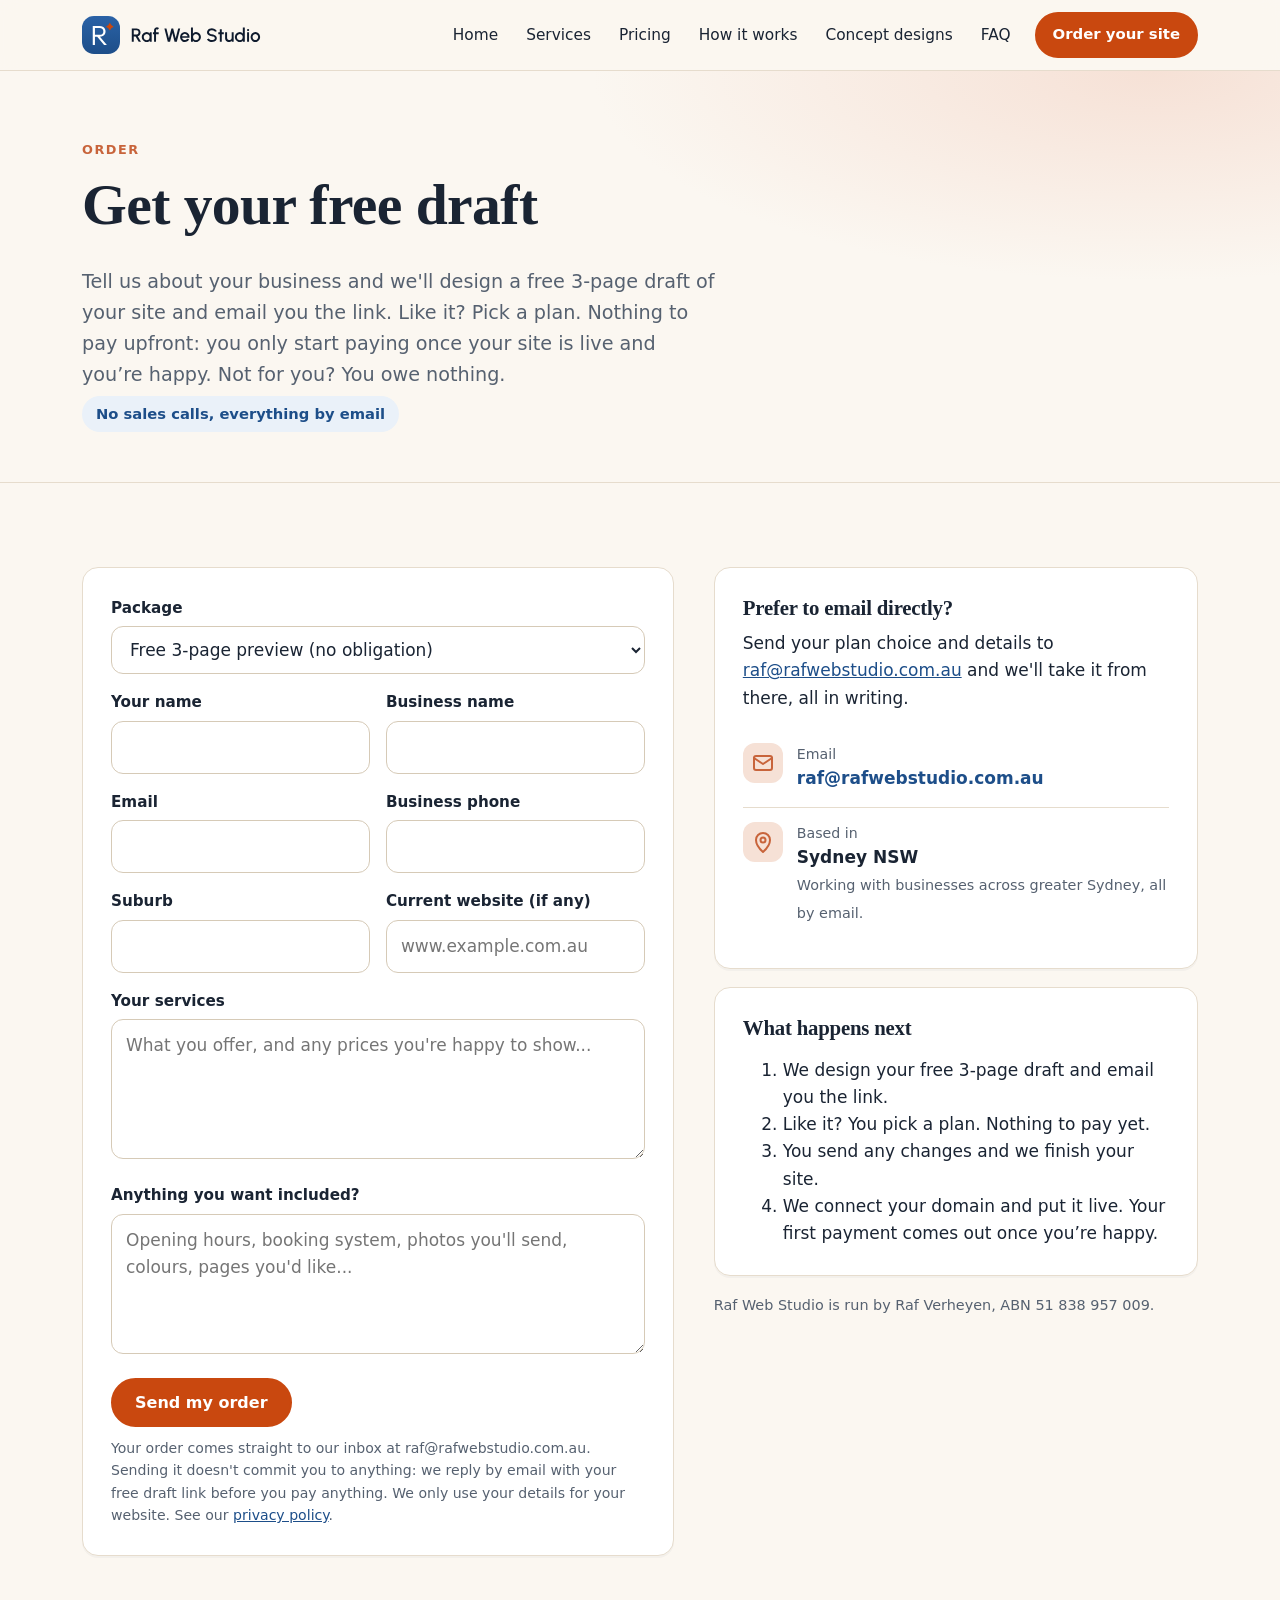
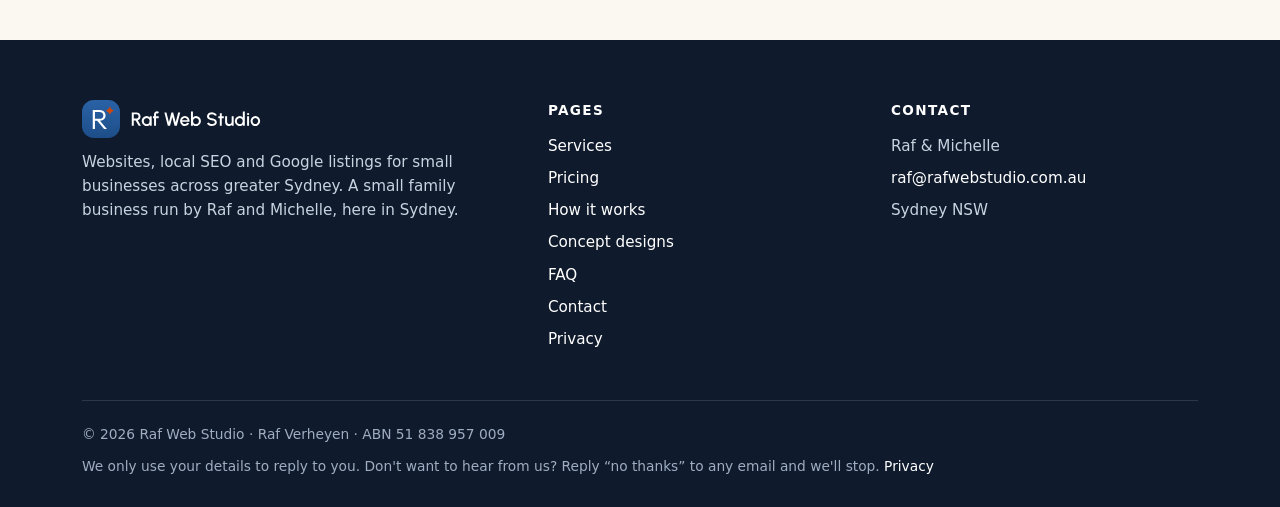
<file: contact.html>
<!doctype html>
<html lang="en-AU">
<head>
<meta charset="utf-8">
<meta name="viewport" content="width=device-width, initial-scale=1">
<title>Order your website | Raf Web Studio</title>
<meta name="description" content="Order your new website online. Pick a plan, send your details and we email you a preview link. Nothing upfront, no sales calls. Raf Web Studio, Sydney NSW. raf@rafwebstudio.com.au">
<meta name="robots" content="index, follow">
<link rel="canonical" href="https://rafwebstudio.com.au/contact.html">
<meta name="theme-color" content="#1D4E89">
<meta property="og:type" content="website">
<meta property="og:site_name" content="Raf Web Studio">
<meta property="og:locale" content="en_AU">
<meta property="og:title" content="Order your website | Raf Web Studio">
<meta property="og:description" content="Order your new website online. Pick a plan, send your details and we email you a preview link. Nothing upfront, no sales calls. Raf Web Studio, Sydney NSW. raf@rafwebstudio.com.au">
<meta property="og:url" content="https://rafwebstudio.com.au/contact.html">
<meta property="og:image" content="https://rafwebstudio.com.au/assets/img/og-image.png">
<meta property="og:image:width" content="1200">
<meta property="og:image:height" content="630">
<meta name="twitter:card" content="summary_large_image">
<meta name="twitter:title" content="Order your website | Raf Web Studio">
<meta name="twitter:description" content="Order your new website online. Pick a plan, send your details and we email you a preview link. Nothing upfront, no sales calls. Raf Web Studio, Sydney NSW. raf@rafwebstudio.com.au">
<meta name="twitter:image" content="https://rafwebstudio.com.au/assets/img/og-image.png">
<link rel="icon" href="/favicon.ico" sizes="48x48">
<link rel="icon" href="/favicon.svg" type="image/svg+xml">
<link rel="icon" href="/favicon-32.png" sizes="32x32" type="image/png">
<link rel="apple-touch-icon" href="/apple-touch-icon.png">
<link rel="manifest" href="/site.webmanifest">
<link rel="stylesheet" href="assets/style.css">
</head>
<body>
<a class="skip" href="#main">Skip to content</a>
<header class="site-head">
 <div class="wrap head-in">
  <a class="brand" href="index.html" aria-label="Raf Web Studio home"><svg xmlns="http://www.w3.org/2000/svg" class="lockup" aria-hidden="true" focusable="false" viewBox="0 0 227.7 48" height="48"><g transform="scale(0.75)"><defs><linearGradient id="g5" x1="0" y1="0" x2="0" y2="1"><stop offset="0" stop-color="#2A62A6"/><stop offset="1" stop-color="#1D4E89"/></linearGradient></defs><rect width="64" height="64" rx="20" fill="url(#g5)"/><path fill="#fff" d="M20.53 34.81V31.7H29.63Q32.68 31.7 34.31 30.15Q35.94 28.6 35.94 25.97Q35.94 23.46 34.32 21.85Q32.7 20.24 29.65 20.24H20.53V17H29.69Q32.77 17 35.01 18.15Q37.25 19.3 38.46 21.31Q39.66 23.33 39.66 25.92Q39.66 28.59 38.46 30.59Q37.25 32.59 35.01 33.7Q32.77 34.81 29.69 34.81ZM18.1 49V17H21.8V49ZM37.18 49 25.3 34.35 28.85 33.19 41.9 49Z"/><path fill="#C9480F" d="M46.9 11.5Q48.85 16.05 53.4 18Q48.85 19.95 46.9 24.5Q44.95 19.95 40.4 18Q44.95 16.05 46.9 11.5Z"/></g><path fill="#0F1B2D" d="M62.88 32.64V15.84H69.06Q70.42 15.84 71.52 16.51Q72.61 17.18 73.26 18.32Q73.9 19.45 73.9 20.84Q73.9 22.01 73.46 22.99Q73.02 23.96 72.23 24.65Q71.45 25.33 70.44 25.64L74.49 32.64H71.61L67.67 25.86H65.38V32.64ZM65.38 23.36H68.8Q69.51 23.36 70.11 23Q70.7 22.65 71.05 22.04Q71.41 21.44 71.41 20.68Q71.41 19.93 71.05 19.33Q70.7 18.72 70.11 18.36Q69.51 18.01 68.8 18.01H65.38ZM85.55 20.64H88.04V32.64H85.54L85.43 30.9Q84.91 31.82 84.01 32.39Q83.12 32.95 81.89 32.95Q80.56 32.95 79.4 32.45Q78.24 31.95 77.36 31.07Q76.48 30.18 75.99 29.02Q75.49 27.86 75.49 26.53Q75.49 25.24 75.97 24.11Q76.45 22.98 77.3 22.13Q78.15 21.27 79.28 20.79Q80.4 20.3 81.69 20.3Q82.99 20.3 83.99 20.9Q84.99 21.49 85.65 22.42ZM81.83 30.54Q82.89 30.54 83.68 30.02Q84.47 29.49 84.91 28.6Q85.35 27.71 85.35 26.64Q85.35 25.54 84.9 24.66Q84.46 23.77 83.67 23.25Q82.88 22.73 81.83 22.73Q80.78 22.73 79.92 23.25Q79.06 23.78 78.56 24.67Q78.05 25.56 78.05 26.64Q78.05 27.73 78.57 28.61Q79.09 29.5 79.95 30.02Q80.81 30.54 81.83 30.54ZM93.52 17.91V20.64H96.91V23.14H93.52V32.64H91.03V23.14H89.6V20.64H91.03V17.91Q91.03 16.93 91.51 16.12Q91.99 15.32 92.8 14.83Q93.62 14.35 94.6 14.35Q95.32 14.35 96.01 14.64Q96.7 14.93 97.24 15.53L95.45 17.29Q95.31 17.08 95.08 16.96Q94.85 16.85 94.6 16.85Q94.16 16.85 93.84 17.16Q93.52 17.47 93.52 17.91ZM108.38 32.64 104.08 15.84H106.66L109.8 28.16L112.94 15.84H115.2L118.35 28.16L121.48 15.84H124.06L119.78 32.64H116.92L114.07 21.52L111.23 32.64ZM129.88 32.95Q128.22 32.95 126.86 32.1Q125.5 31.25 124.69 29.81Q123.88 28.37 123.88 26.63Q123.88 25.32 124.34 24.17Q124.81 23.03 125.63 22.16Q126.46 21.29 127.55 20.8Q128.64 20.3 129.88 20.3Q131.25 20.3 132.41 20.88Q133.56 21.45 134.37 22.45Q135.19 23.45 135.58 24.75Q135.96 26.05 135.8 27.51H126.55Q126.7 28.34 127.16 29.01Q127.61 29.67 128.31 30.06Q129.01 30.44 129.88 30.46Q130.79 30.46 131.54 30Q132.28 29.54 132.76 28.74L135.31 29.33Q134.58 30.92 133.13 31.94Q131.68 32.95 129.88 32.95ZM126.47 25.61H133.28Q133.16 24.75 132.68 24.04Q132.2 23.34 131.47 22.92Q130.74 22.51 129.88 22.51Q129.02 22.51 128.3 22.92Q127.57 23.33 127.1 24.03Q126.62 24.73 126.47 25.61ZM143.88 20.3Q145.63 20.3 147.07 21.16Q148.5 22.01 149.35 23.44Q150.21 24.88 150.21 26.62Q150.21 27.93 149.71 29.08Q149.22 30.23 148.35 31.1Q147.48 31.97 146.34 32.46Q145.19 32.95 143.88 32.95Q142.62 32.95 141.68 32.37Q140.73 31.79 140.14 30.87V32.64H137.64V14.64H140.14V22.39Q140.73 21.46 141.68 20.88Q142.62 20.3 143.88 20.3ZM143.85 30.53Q144.9 30.53 145.77 30Q146.63 29.48 147.14 28.59Q147.65 27.7 147.65 26.62Q147.65 25.53 147.13 24.65Q146.61 23.76 145.75 23.24Q144.88 22.71 143.85 22.71Q142.81 22.71 142.02 23.24Q141.22 23.77 140.78 24.66Q140.34 25.55 140.34 26.62Q140.34 27.71 140.79 28.6Q141.23 29.48 142.02 30.01Q142.81 30.53 143.85 30.53ZM164.11 32.95Q162.73 32.95 161.46 32.52Q160.19 32.09 159.24 31.28Q158.29 30.47 157.88 29.35L160.23 28.48Q160.43 29.06 161.01 29.5Q161.59 29.95 162.4 30.2Q163.21 30.46 164.11 30.46Q165.08 30.46 165.92 30.15Q166.76 29.84 167.28 29.28Q167.8 28.73 167.8 27.98Q167.8 27.22 167.26 26.73Q166.72 26.24 165.87 25.95Q165.02 25.66 164.11 25.51Q162.35 25.22 160.95 24.67Q159.55 24.12 158.74 23.12Q157.93 22.12 157.93 20.54Q157.93 19.03 158.79 17.92Q159.65 16.8 161.06 16.18Q162.47 15.56 164.11 15.56Q165.46 15.56 166.73 15.99Q168.01 16.41 168.97 17.22Q169.93 18.04 170.35 19.19L167.99 20.04Q167.79 19.46 167.21 19.02Q166.63 18.57 165.82 18.32Q165.01 18.08 164.11 18.08Q163.16 18.06 162.32 18.38Q161.48 18.7 160.95 19.25Q160.43 19.81 160.43 20.54Q160.43 21.43 160.92 21.9Q161.41 22.37 162.24 22.59Q163.08 22.82 164.11 22.99Q165.77 23.26 167.18 23.87Q168.59 24.48 169.44 25.49Q170.3 26.51 170.3 27.98Q170.3 29.48 169.44 30.59Q168.58 31.71 167.18 32.33Q165.77 32.95 164.11 32.95ZM179.11 23.14H176.59L176.58 32.64H174.09L174.09 23.14H172.18V20.64H174.09L174.09 16.87H176.58L176.59 20.64H179.11ZM180.78 28.15V20.64H183.28V27.52Q183.28 28.33 183.67 28.99Q184.06 29.65 184.72 30.04Q185.39 30.43 186.18 30.43Q186.99 30.43 187.64 30.04Q188.3 29.65 188.69 28.99Q189.08 28.33 189.08 27.52V20.64H191.57L191.59 32.64H189.09L189.08 31.34Q188.46 32.09 187.55 32.52Q186.64 32.95 185.59 32.95Q184.26 32.95 183.17 32.3Q182.07 31.66 181.43 30.57Q180.78 29.48 180.78 28.15ZM203.17 14.64H205.67V32.64H203.17V30.88Q202.58 31.81 201.63 32.38Q200.68 32.95 199.42 32.95Q198.11 32.95 196.97 32.46Q195.83 31.97 194.96 31.1Q194.09 30.23 193.6 29.09Q193.1 27.95 193.1 26.64Q193.1 25.33 193.6 24.19Q194.09 23.05 194.96 22.18Q195.83 21.31 196.97 20.81Q198.11 20.32 199.42 20.32Q200.68 20.32 201.63 20.89Q202.58 21.46 203.17 22.39ZM199.44 30.54Q200.5 30.54 201.29 30.02Q202.08 29.49 202.52 28.6Q202.96 27.71 202.96 26.64Q202.96 25.54 202.52 24.66Q202.07 23.77 201.28 23.25Q200.49 22.73 199.44 22.73Q198.4 22.73 197.54 23.25Q196.68 23.78 196.17 24.67Q195.66 25.56 195.66 26.64Q195.66 27.73 196.18 28.61Q196.7 29.5 197.56 30.02Q198.42 30.54 199.44 30.54ZM208.55 20.64H211.04V32.64H208.55ZM209.81 18.9Q209.25 18.9 208.86 18.53Q208.47 18.15 208.47 17.59Q208.47 17.04 208.86 16.66Q209.25 16.28 209.81 16.28Q210.36 16.28 210.74 16.66Q211.12 17.04 211.12 17.59Q211.12 18.15 210.75 18.53Q210.37 18.9 209.81 18.9ZM218.99 32.95Q217.33 32.95 215.97 32.1Q214.61 31.25 213.8 29.81Q212.99 28.38 212.99 26.64Q212.99 25.32 213.46 24.17Q213.92 23.03 214.75 22.16Q215.57 21.29 216.66 20.8Q217.75 20.3 218.99 20.3Q220.64 20.3 222.01 21.16Q223.37 22.01 224.18 23.45Q224.99 24.89 224.99 26.64Q224.99 27.95 224.52 29.09Q224.05 30.23 223.23 31.1Q222.41 31.97 221.32 32.46Q220.24 32.95 218.99 32.95ZM218.99 30.46Q219.98 30.46 220.78 29.93Q221.57 29.4 222.03 28.53Q222.49 27.66 222.49 26.64Q222.49 25.59 222.02 24.72Q221.55 23.84 220.75 23.32Q219.96 22.8 218.99 22.8Q218 22.8 217.2 23.33Q216.41 23.86 215.95 24.73Q215.48 25.6 215.48 26.64Q215.48 27.71 215.96 28.58Q216.44 29.44 217.24 29.95Q218.04 30.46 218.99 30.46Z"/></svg></a>
  <button class="menu-btn" aria-expanded="false" aria-controls="nav">Menu</button>
  <nav class="nav" id="nav" aria-label="Main">
   <a href="index.html">Home</a><a href="services.html">Services</a><a href="services.html#pricing">Pricing</a><a href="how-it-works.html">How it works</a><a href="work.html">Concept designs</a><a href="faq.html">FAQ</a>
   <a class="btn sm" href="contact.html" aria-current="page">Order your site</a>
  </nav>
 </div>
</header>
<main id="main">
<section class="page-head"><div class="wrap"><span class="eyebrow">Order</span><h1>Get your free draft</h1><p class="lead">Tell us about your business and we'll design a free 3-page draft of your site and email you the link. Like it? Pick a plan. Nothing to pay upfront: you only start paying once your site is live and you&rsquo;re happy. Not for you? You owe nothing.</p><span class="no-calls">No sales calls, everything by email</span></div></section>
<section><div class="wrap contact-grid">
 <form class="card" id="enquiry" action="https://api.web3forms.com/submit" method="post" novalidate>
  <input type="hidden" name="access_key" value="6be1e1eb-f7a3-4f51-ad65-11d8dad77a6d">
  <input type="hidden" name="from_name" value="Raf Web Studio website">
  <input type="checkbox" name="botcheck" class="hp" tabindex="-1" autocomplete="off" aria-hidden="true" style="display:none">
  <label for="f-pkg">Package</label>
  <select id="f-pkg" name="package" required>
   <option>Free 3-page preview (no obligation)</option><option>Website (A$49 a month, nothing upfront)</option><option>Website + Google (A$99 a month, nothing upfront)</option><option>Just fix my Google listing (A$99 one-off)</option><option>One-off quote (pay once)</option><option>Something else (quick fix, local SEO, content)</option>
  </select>
  <div class="row"><div><label for="f-name">Your name</label><input id="f-name" name="name" autocomplete="name" required></div>
  <div><label for="f-biz">Business name</label><input id="f-biz" name="business" autocomplete="organization" required></div></div>
  <div class="row"><div><label for="f-email">Email</label><input id="f-email" name="email" type="email" autocomplete="email" required></div>
  <div><label for="f-phone">Business phone</label><input id="f-phone" name="phone" type="tel" autocomplete="tel" required></div></div>
  <div class="row"><div><label for="f-suburb">Suburb</label><input id="f-suburb" name="suburb" autocomplete="address-level2" required></div>
  <div><label for="f-site">Current website (if any)</label><input id="f-site" name="website" placeholder="www.example.com.au"></div></div>
  <label for="f-services">Your services</label><textarea id="f-services" name="services" required placeholder="What you offer, and any prices you're happy to show..."></textarea>
  <label for="f-msg">Anything you want included?</label><textarea id="f-msg" name="message" placeholder="Opening hours, booking system, photos you'll send, colours, pages you'd like..."></textarea>
  <button class="btn" type="submit" id="f-send">Send my order</button>
  <div id="f-status" class="form-status" role="status" aria-live="polite"></div>
  <p class="form-note">Your order comes straight to our inbox at raf@rafwebstudio.com.au. Sending it doesn't commit you to anything: we reply by email with your free draft link before you pay anything. We only use your details for your website. See our <a href="privacy.html">privacy policy</a>.</p>
 </form>
 <div>
  <div class="card">
   <h3 class="mt0">Prefer to email directly?</h3>
   <p>Send your plan choice and details to <a href="mailto:raf@rafwebstudio.com.au?subject=Website%20order">raf@rafwebstudio.com.au</a> and we'll take it from there, all in writing.</p>
   <ul class="contact-list">
    <li><span class="icon"><svg viewBox="0 0 24 24" fill="none" stroke="currentColor" stroke-width="2" stroke-linecap="round" stroke-linejoin="round"><rect x="3" y="5" width="18" height="14" rx="2"/><path d="m3 7 9 6 9-6"/></svg></span><div><small>Email</small><a href="mailto:raf@rafwebstudio.com.au?subject=Website%20order">raf@rafwebstudio.com.au</a></div></li>
    <li><span class="icon"><svg viewBox="0 0 24 24" fill="none" stroke="currentColor" stroke-width="2" stroke-linecap="round" stroke-linejoin="round"><path d="M12 22s7-6.2 7-12a7 7 0 1 0-14 0c0 5.8 7 12 7 12z"/><circle cx="12" cy="10" r="2.5"/></svg></span><div><small>Based in</small><strong>Sydney NSW</strong><br><span class="fine">Working with businesses across greater Sydney, all by email.</span></div></li>
   </ul>
  </div>
  <div class="card" style="margin-top:18px">
   <h3 class="mt0">What happens next</h3>
   <ol class="mb0"><li>We design your free 3-page draft and email you the link.</li><li>Like it? You pick a plan. Nothing to pay yet.</li><li>You send any changes and we finish your site.</li><li>We connect your domain and put it live. Your first payment comes out once you&rsquo;re happy.</li></ol>
  </div>
  <p class="fine" style="margin-top:18px">Raf Web Studio is run by Raf Verheyen, ABN 51 838 957 009.</p>
 </div>
</div></section>
<script>
(function(){
 var f=document.getElementById('enquiry'),s=document.getElementById('f-pkg'),p=new URLSearchParams(location.search).get('package'),m={"Free preview": 0, "Website": 1, "Website + Google": 2, "Website + Google listing": 2, "Google listing fix": 3, "One-off quote": 4, "Other": 5, "Launch offer": 1, "5-page site": 1, "One-page site": 1, "Site with online bookings": 1, "Hosting only": 1, "Care": 1, "Care + Local": 2, "Growth Partner": 2};
 if(p!==null&&m[p]!==undefined)s.selectedIndex=m[p];
 var btn=document.getElementById('f-send'),st=document.getElementById('f-status'),label=btn.textContent;
 function g(d,k){return (d.get(k)||'').toString().trim();}
 function say(html,cls){st.className='form-status '+cls;st.innerHTML=html;}
 f.addEventListener('submit',function(e){
  e.preventDefault();
  if(!f.checkValidity()){f.reportValidity();return;}
  var d=new FormData(f),free=s.selectedIndex===0,biz=g(d,'business');
  var subject=free?('Free draft request: '+biz):('New order: '+g(d,'package')+' from '+biz);
  d.set('subject',subject);d.set('replyto',g(d,'email'));
  var body='Package: '+g(d,'package')+'\nName: '+g(d,'name')+'\nBusiness: '+biz+'\nEmail: '+g(d,'email')+'\nPhone: '+g(d,'phone')+'\nSuburb: '+g(d,'suburb')+'\nCurrent website: '+(g(d,'website')||'none')+'\n\nServices:\n'+g(d,'services')+'\n\nAnything to include:\n'+g(d,'message');
  var mail='mailto:raf@rafwebstudio.com.au?subject='+encodeURIComponent(subject)+'&body='+encodeURIComponent(body);
  btn.disabled=true;btn.textContent='Sending...';f.setAttribute('aria-busy','true');say('Sending your details...','');
  var ctl=window.AbortController?new AbortController():null,t=setTimeout(function(){if(ctl)ctl.abort();},20000);
  fetch(f.action,{method:'POST',body:d,headers:{'Accept':'application/json'},signal:ctl?ctl.signal:undefined})
   .then(function(r){return r.json().catch(function(){return {};}).then(function(j){if(!r.ok||!j.success)throw new Error(j.message||('HTTP '+r.status));return j;});})
   .then(function(){
    clearTimeout(t);f.reset();
    [].forEach.call(f.children,function(el){if(el!==st)el.style.display='none';});
    say('<strong>Thanks! We&rsquo;ve got your details and will email you within one business day.</strong>','ok');st.setAttribute('tabindex','-1');st.focus();
   })
   .catch(function(){
    clearTimeout(t);btn.disabled=false;btn.textContent=label;f.removeAttribute('aria-busy');
    say('Sorry, your details didn&rsquo;t send. Nothing is lost: <a href="'+mail.replace(/"/g,'&quot;')+'">email them to us instead</a> (it opens your email app with everything filled in), or write to <a href="mailto:raf@rafwebstudio.com.au">raf@rafwebstudio.com.au</a>.','err');
   });
 });
})();
</script>
</main>
<footer class="site-foot">
 <div class="wrap">
  <div class="foot-grid">
   <div>
    <a class="brand" href="index.html" aria-label="Raf Web Studio home"><svg xmlns="http://www.w3.org/2000/svg" class="lockup" aria-hidden="true" focusable="false" viewBox="0 0 227.7 48" height="48"><g transform="scale(0.75)"><defs><linearGradient id="g5d" x1="0" y1="0" x2="0" y2="1"><stop offset="0" stop-color="#2A62A6"/><stop offset="1" stop-color="#1D4E89"/></linearGradient></defs><rect width="64" height="64" rx="20" fill="url(#g5d)"/><path fill="#fff" d="M20.53 34.81V31.7H29.63Q32.68 31.7 34.31 30.15Q35.94 28.6 35.94 25.97Q35.94 23.46 34.32 21.85Q32.7 20.24 29.65 20.24H20.53V17H29.69Q32.77 17 35.01 18.15Q37.25 19.3 38.46 21.31Q39.66 23.33 39.66 25.92Q39.66 28.59 38.46 30.59Q37.25 32.59 35.01 33.7Q32.77 34.81 29.69 34.81ZM18.1 49V17H21.8V49ZM37.18 49 25.3 34.35 28.85 33.19 41.9 49Z"/><path fill="#C9480F" d="M46.9 11.5Q48.85 16.05 53.4 18Q48.85 19.95 46.9 24.5Q44.95 19.95 40.4 18Q44.95 16.05 46.9 11.5Z"/></g><path fill="#fff" d="M62.88 32.64V15.84H69.06Q70.42 15.84 71.52 16.51Q72.61 17.18 73.26 18.32Q73.9 19.45 73.9 20.84Q73.9 22.01 73.46 22.99Q73.02 23.96 72.23 24.65Q71.45 25.33 70.44 25.64L74.49 32.64H71.61L67.67 25.86H65.38V32.64ZM65.38 23.36H68.8Q69.51 23.36 70.11 23Q70.7 22.65 71.05 22.04Q71.41 21.44 71.41 20.68Q71.41 19.93 71.05 19.33Q70.7 18.72 70.11 18.36Q69.51 18.01 68.8 18.01H65.38ZM85.55 20.64H88.04V32.64H85.54L85.43 30.9Q84.91 31.82 84.01 32.39Q83.12 32.95 81.89 32.95Q80.56 32.95 79.4 32.45Q78.24 31.95 77.36 31.07Q76.48 30.18 75.99 29.02Q75.49 27.86 75.49 26.53Q75.49 25.24 75.97 24.11Q76.45 22.98 77.3 22.13Q78.15 21.27 79.28 20.79Q80.4 20.3 81.69 20.3Q82.99 20.3 83.99 20.9Q84.99 21.49 85.65 22.42ZM81.83 30.54Q82.89 30.54 83.68 30.02Q84.47 29.49 84.91 28.6Q85.35 27.71 85.35 26.64Q85.35 25.54 84.9 24.66Q84.46 23.77 83.67 23.25Q82.88 22.73 81.83 22.73Q80.78 22.73 79.92 23.25Q79.06 23.78 78.56 24.67Q78.05 25.56 78.05 26.64Q78.05 27.73 78.57 28.61Q79.09 29.5 79.95 30.02Q80.81 30.54 81.83 30.54ZM93.52 17.91V20.64H96.91V23.14H93.52V32.64H91.03V23.14H89.6V20.64H91.03V17.91Q91.03 16.93 91.51 16.12Q91.99 15.32 92.8 14.83Q93.62 14.35 94.6 14.35Q95.32 14.35 96.01 14.64Q96.7 14.93 97.24 15.53L95.45 17.29Q95.31 17.08 95.08 16.96Q94.85 16.85 94.6 16.85Q94.16 16.85 93.84 17.16Q93.52 17.47 93.52 17.91ZM108.38 32.64 104.08 15.84H106.66L109.8 28.16L112.94 15.84H115.2L118.35 28.16L121.48 15.84H124.06L119.78 32.64H116.92L114.07 21.52L111.23 32.64ZM129.88 32.95Q128.22 32.95 126.86 32.1Q125.5 31.25 124.69 29.81Q123.88 28.37 123.88 26.63Q123.88 25.32 124.34 24.17Q124.81 23.03 125.63 22.16Q126.46 21.29 127.55 20.8Q128.64 20.3 129.88 20.3Q131.25 20.3 132.41 20.88Q133.56 21.45 134.37 22.45Q135.19 23.45 135.58 24.75Q135.96 26.05 135.8 27.51H126.55Q126.7 28.34 127.16 29.01Q127.61 29.67 128.31 30.06Q129.01 30.44 129.88 30.46Q130.79 30.46 131.54 30Q132.28 29.54 132.76 28.74L135.31 29.33Q134.58 30.92 133.13 31.94Q131.68 32.95 129.88 32.95ZM126.47 25.61H133.28Q133.16 24.75 132.68 24.04Q132.2 23.34 131.47 22.92Q130.74 22.51 129.88 22.51Q129.02 22.51 128.3 22.92Q127.57 23.33 127.1 24.03Q126.62 24.73 126.47 25.61ZM143.88 20.3Q145.63 20.3 147.07 21.16Q148.5 22.01 149.35 23.44Q150.21 24.88 150.21 26.62Q150.21 27.93 149.71 29.08Q149.22 30.23 148.35 31.1Q147.48 31.97 146.34 32.46Q145.19 32.95 143.88 32.95Q142.62 32.95 141.68 32.37Q140.73 31.79 140.14 30.87V32.64H137.64V14.64H140.14V22.39Q140.73 21.46 141.68 20.88Q142.62 20.3 143.88 20.3ZM143.85 30.53Q144.9 30.53 145.77 30Q146.63 29.48 147.14 28.59Q147.65 27.7 147.65 26.62Q147.65 25.53 147.13 24.65Q146.61 23.76 145.75 23.24Q144.88 22.71 143.85 22.71Q142.81 22.71 142.02 23.24Q141.22 23.77 140.78 24.66Q140.34 25.55 140.34 26.62Q140.34 27.71 140.79 28.6Q141.23 29.48 142.02 30.01Q142.81 30.53 143.85 30.53ZM164.11 32.95Q162.73 32.95 161.46 32.52Q160.19 32.09 159.24 31.28Q158.29 30.47 157.88 29.35L160.23 28.48Q160.43 29.06 161.01 29.5Q161.59 29.95 162.4 30.2Q163.21 30.46 164.11 30.46Q165.08 30.46 165.92 30.15Q166.76 29.84 167.28 29.28Q167.8 28.73 167.8 27.98Q167.8 27.22 167.26 26.73Q166.72 26.24 165.87 25.95Q165.02 25.66 164.11 25.51Q162.35 25.22 160.95 24.67Q159.55 24.12 158.74 23.12Q157.93 22.12 157.93 20.54Q157.93 19.03 158.79 17.92Q159.65 16.8 161.06 16.18Q162.47 15.56 164.11 15.56Q165.46 15.56 166.73 15.99Q168.01 16.41 168.97 17.22Q169.93 18.04 170.35 19.19L167.99 20.04Q167.79 19.46 167.21 19.02Q166.63 18.57 165.82 18.32Q165.01 18.08 164.11 18.08Q163.16 18.06 162.32 18.38Q161.48 18.7 160.95 19.25Q160.43 19.81 160.43 20.54Q160.43 21.43 160.92 21.9Q161.41 22.37 162.24 22.59Q163.08 22.82 164.11 22.99Q165.77 23.26 167.18 23.87Q168.59 24.48 169.44 25.49Q170.3 26.51 170.3 27.98Q170.3 29.48 169.44 30.59Q168.58 31.71 167.18 32.33Q165.77 32.95 164.11 32.95ZM179.11 23.14H176.59L176.58 32.64H174.09L174.09 23.14H172.18V20.64H174.09L174.09 16.87H176.58L176.59 20.64H179.11ZM180.78 28.15V20.64H183.28V27.52Q183.28 28.33 183.67 28.99Q184.06 29.65 184.72 30.04Q185.39 30.43 186.18 30.43Q186.99 30.43 187.64 30.04Q188.3 29.65 188.69 28.99Q189.08 28.33 189.08 27.52V20.64H191.57L191.59 32.64H189.09L189.08 31.34Q188.46 32.09 187.55 32.52Q186.64 32.95 185.59 32.95Q184.26 32.95 183.17 32.3Q182.07 31.66 181.43 30.57Q180.78 29.48 180.78 28.15ZM203.17 14.64H205.67V32.64H203.17V30.88Q202.58 31.81 201.63 32.38Q200.68 32.95 199.42 32.95Q198.11 32.95 196.97 32.46Q195.83 31.97 194.96 31.1Q194.09 30.23 193.6 29.09Q193.1 27.95 193.1 26.64Q193.1 25.33 193.6 24.19Q194.09 23.05 194.96 22.18Q195.83 21.31 196.97 20.81Q198.11 20.32 199.42 20.32Q200.68 20.32 201.63 20.89Q202.58 21.46 203.17 22.39ZM199.44 30.54Q200.5 30.54 201.29 30.02Q202.08 29.49 202.52 28.6Q202.96 27.71 202.96 26.64Q202.96 25.54 202.52 24.66Q202.07 23.77 201.28 23.25Q200.49 22.73 199.44 22.73Q198.4 22.73 197.54 23.25Q196.68 23.78 196.17 24.67Q195.66 25.56 195.66 26.64Q195.66 27.73 196.18 28.61Q196.7 29.5 197.56 30.02Q198.42 30.54 199.44 30.54ZM208.55 20.64H211.04V32.64H208.55ZM209.81 18.9Q209.25 18.9 208.86 18.53Q208.47 18.15 208.47 17.59Q208.47 17.04 208.86 16.66Q209.25 16.28 209.81 16.28Q210.36 16.28 210.74 16.66Q211.12 17.04 211.12 17.59Q211.12 18.15 210.75 18.53Q210.37 18.9 209.81 18.9ZM218.99 32.95Q217.33 32.95 215.97 32.1Q214.61 31.25 213.8 29.81Q212.99 28.38 212.99 26.64Q212.99 25.32 213.46 24.17Q213.92 23.03 214.75 22.16Q215.57 21.29 216.66 20.8Q217.75 20.3 218.99 20.3Q220.64 20.3 222.01 21.16Q223.37 22.01 224.18 23.45Q224.99 24.89 224.99 26.64Q224.99 27.95 224.52 29.09Q224.05 30.23 223.23 31.1Q222.41 31.97 221.32 32.46Q220.24 32.95 218.99 32.95ZM218.99 30.46Q219.98 30.46 220.78 29.93Q221.57 29.4 222.03 28.53Q222.49 27.66 222.49 26.64Q222.49 25.59 222.02 24.72Q221.55 23.84 220.75 23.32Q219.96 22.8 218.99 22.8Q218 22.8 217.2 23.33Q216.41 23.86 215.95 24.73Q215.48 25.6 215.48 26.64Q215.48 27.71 215.96 28.58Q216.44 29.44 217.24 29.95Q218.04 30.46 218.99 30.46Z"/></svg></a>
    <p>Websites, local SEO and Google listings for small businesses across greater Sydney. A small family business run by Raf and Michelle, here in Sydney.</p>
   </div>
   <div>
    <h4>Pages</h4>
    <ul><li><a href="services.html">Services</a></li><li><a href="services.html#pricing">Pricing</a></li><li><a href="how-it-works.html">How it works</a></li><li><a href="work.html">Concept designs</a></li><li><a href="faq.html">FAQ</a></li><li><a href="contact.html">Contact</a></li><li><a href="privacy.html">Privacy</a></li></ul>
   </div>
   <div>
    <h4>Contact</h4>
    <ul>
     <li>Raf &amp; Michelle</li>
     <li><a href="mailto:raf@rafwebstudio.com.au">raf@rafwebstudio.com.au</a></li>
     <li>Sydney NSW</li>
    </ul>
   </div>
  </div>
  <div class="foot-bottom">
   <span>&copy; 2026 Raf Web Studio &middot; Raf Verheyen &middot; <span class="nw">ABN 51 838 957 009</span></span>
   <span>We only use your details to reply to you. Don't want to hear from us? Reply &ldquo;no thanks&rdquo; to any email and we'll stop. <a href="privacy.html">Privacy</a></span>
  </div>
 </div>
</footer>
<script>
(function(){var b=document.querySelector('.menu-btn'),n=document.getElementById('nav');if(b)b.addEventListener('click',function(){var o=n.classList.toggle('open');b.setAttribute('aria-expanded',o);b.textContent=o?'Close':'Menu';});})();
</script>
</body>
</html>
</file>
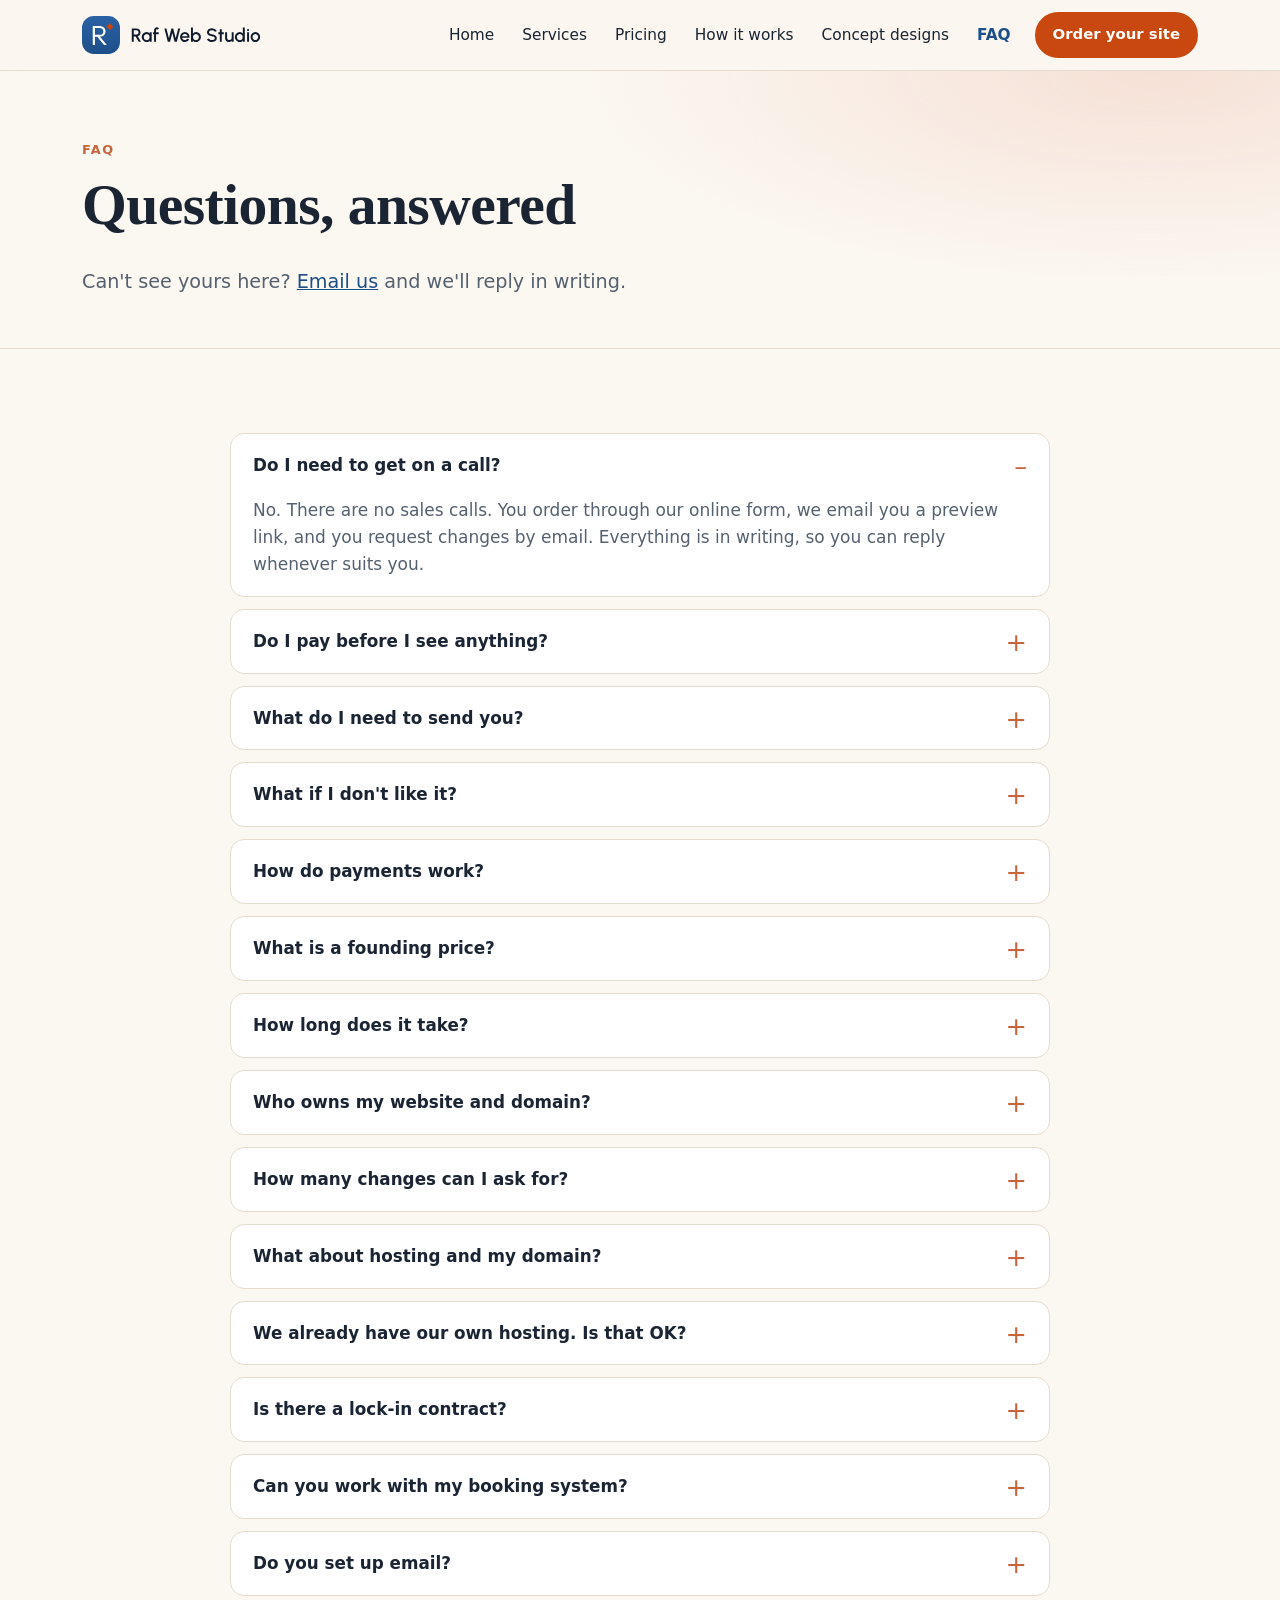
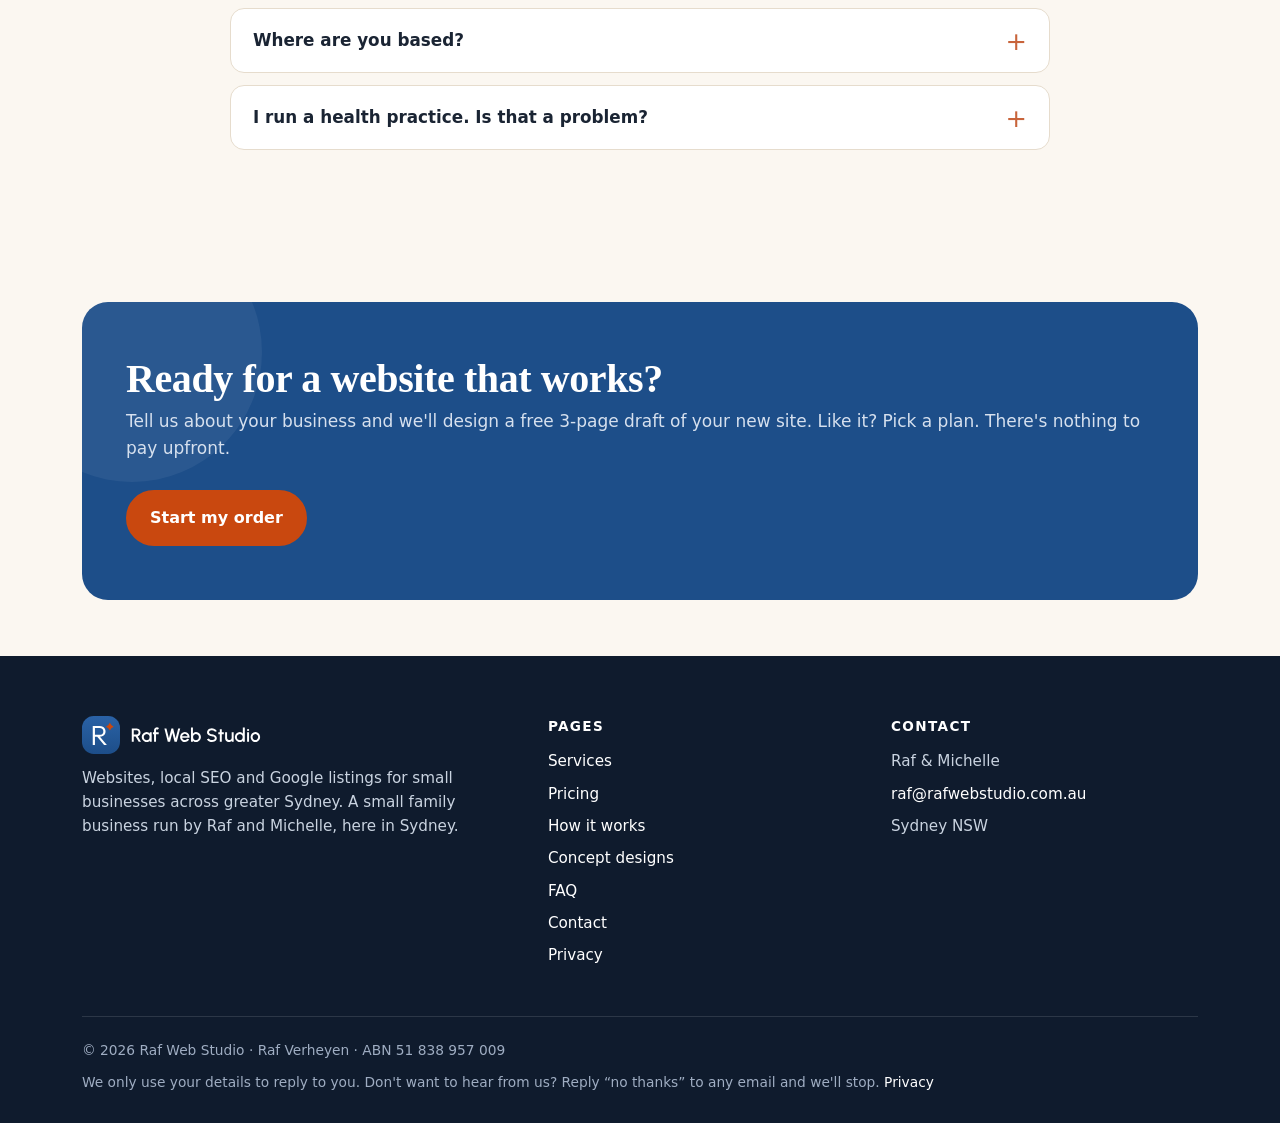
<file: faq.html>
<!doctype html>
<html lang="en-AU">
<head>
<meta charset="utf-8">
<meta name="viewport" content="width=device-width, initial-scale=1">
<title>FAQ | Raf Web Studio, websites for Sydney small businesses</title>
<meta name="description" content="Answers to common questions about ordering, previews, pricing, payments, domains, monthly plans and booking systems.">
<meta name="robots" content="index, follow">
<link rel="canonical" href="https://rafwebstudio.com.au/faq.html">
<meta name="theme-color" content="#1D4E89">
<meta property="og:type" content="website">
<meta property="og:site_name" content="Raf Web Studio">
<meta property="og:locale" content="en_AU">
<meta property="og:title" content="FAQ | Raf Web Studio, websites for Sydney small businesses">
<meta property="og:description" content="Answers to common questions about ordering, previews, pricing, payments, domains, monthly plans and booking systems.">
<meta property="og:url" content="https://rafwebstudio.com.au/faq.html">
<meta property="og:image" content="https://rafwebstudio.com.au/assets/img/og-image.png">
<meta property="og:image:width" content="1200">
<meta property="og:image:height" content="630">
<meta name="twitter:card" content="summary_large_image">
<meta name="twitter:title" content="FAQ | Raf Web Studio, websites for Sydney small businesses">
<meta name="twitter:description" content="Answers to common questions about ordering, previews, pricing, payments, domains, monthly plans and booking systems.">
<meta name="twitter:image" content="https://rafwebstudio.com.au/assets/img/og-image.png">
<link rel="icon" href="/favicon.ico" sizes="48x48">
<link rel="icon" href="/favicon.svg" type="image/svg+xml">
<link rel="icon" href="/favicon-32.png" sizes="32x32" type="image/png">
<link rel="apple-touch-icon" href="/apple-touch-icon.png">
<link rel="manifest" href="/site.webmanifest">
<link rel="stylesheet" href="assets/style.css">
</head>
<body>
<a class="skip" href="#main">Skip to content</a>
<header class="site-head">
 <div class="wrap head-in">
  <a class="brand" href="index.html" aria-label="Raf Web Studio home"><svg xmlns="http://www.w3.org/2000/svg" class="lockup" aria-hidden="true" focusable="false" viewBox="0 0 227.7 48" height="48"><g transform="scale(0.75)"><defs><linearGradient id="g5" x1="0" y1="0" x2="0" y2="1"><stop offset="0" stop-color="#2A62A6"/><stop offset="1" stop-color="#1D4E89"/></linearGradient></defs><rect width="64" height="64" rx="20" fill="url(#g5)"/><path fill="#fff" d="M20.53 34.81V31.7H29.63Q32.68 31.7 34.31 30.15Q35.94 28.6 35.94 25.97Q35.94 23.46 34.32 21.85Q32.7 20.24 29.65 20.24H20.53V17H29.69Q32.77 17 35.01 18.15Q37.25 19.3 38.46 21.31Q39.66 23.33 39.66 25.92Q39.66 28.59 38.46 30.59Q37.25 32.59 35.01 33.7Q32.77 34.81 29.69 34.81ZM18.1 49V17H21.8V49ZM37.18 49 25.3 34.35 28.85 33.19 41.9 49Z"/><path fill="#C9480F" d="M46.9 11.5Q48.85 16.05 53.4 18Q48.85 19.95 46.9 24.5Q44.95 19.95 40.4 18Q44.95 16.05 46.9 11.5Z"/></g><path fill="#0F1B2D" d="M62.88 32.64V15.84H69.06Q70.42 15.84 71.52 16.51Q72.61 17.18 73.26 18.32Q73.9 19.45 73.9 20.84Q73.9 22.01 73.46 22.99Q73.02 23.96 72.23 24.65Q71.45 25.33 70.44 25.64L74.49 32.64H71.61L67.67 25.86H65.38V32.64ZM65.38 23.36H68.8Q69.51 23.36 70.11 23Q70.7 22.65 71.05 22.04Q71.41 21.44 71.41 20.68Q71.41 19.93 71.05 19.33Q70.7 18.72 70.11 18.36Q69.51 18.01 68.8 18.01H65.38ZM85.55 20.64H88.04V32.64H85.54L85.43 30.9Q84.91 31.82 84.01 32.39Q83.12 32.95 81.89 32.95Q80.56 32.95 79.4 32.45Q78.24 31.95 77.36 31.07Q76.48 30.18 75.99 29.02Q75.49 27.86 75.49 26.53Q75.49 25.24 75.97 24.11Q76.45 22.98 77.3 22.13Q78.15 21.27 79.28 20.79Q80.4 20.3 81.69 20.3Q82.99 20.3 83.99 20.9Q84.99 21.49 85.65 22.42ZM81.83 30.54Q82.89 30.54 83.68 30.02Q84.47 29.49 84.91 28.6Q85.35 27.71 85.35 26.64Q85.35 25.54 84.9 24.66Q84.46 23.77 83.67 23.25Q82.88 22.73 81.83 22.73Q80.78 22.73 79.92 23.25Q79.06 23.78 78.56 24.67Q78.05 25.56 78.05 26.64Q78.05 27.73 78.57 28.61Q79.09 29.5 79.95 30.02Q80.81 30.54 81.83 30.54ZM93.52 17.91V20.64H96.91V23.14H93.52V32.64H91.03V23.14H89.6V20.64H91.03V17.91Q91.03 16.93 91.51 16.12Q91.99 15.32 92.8 14.83Q93.62 14.35 94.6 14.35Q95.32 14.35 96.01 14.64Q96.7 14.93 97.24 15.53L95.45 17.29Q95.31 17.08 95.08 16.96Q94.85 16.85 94.6 16.85Q94.16 16.85 93.84 17.16Q93.52 17.47 93.52 17.91ZM108.38 32.64 104.08 15.84H106.66L109.8 28.16L112.94 15.84H115.2L118.35 28.16L121.48 15.84H124.06L119.78 32.64H116.92L114.07 21.52L111.23 32.64ZM129.88 32.95Q128.22 32.95 126.86 32.1Q125.5 31.25 124.69 29.81Q123.88 28.37 123.88 26.63Q123.88 25.32 124.34 24.17Q124.81 23.03 125.63 22.16Q126.46 21.29 127.55 20.8Q128.64 20.3 129.88 20.3Q131.25 20.3 132.41 20.88Q133.56 21.45 134.37 22.45Q135.19 23.45 135.58 24.75Q135.96 26.05 135.8 27.51H126.55Q126.7 28.34 127.16 29.01Q127.61 29.67 128.31 30.06Q129.01 30.44 129.88 30.46Q130.79 30.46 131.54 30Q132.28 29.54 132.76 28.74L135.31 29.33Q134.58 30.92 133.13 31.94Q131.68 32.95 129.88 32.95ZM126.47 25.61H133.28Q133.16 24.75 132.68 24.04Q132.2 23.34 131.47 22.92Q130.74 22.51 129.88 22.51Q129.02 22.51 128.3 22.92Q127.57 23.33 127.1 24.03Q126.62 24.73 126.47 25.61ZM143.88 20.3Q145.63 20.3 147.07 21.16Q148.5 22.01 149.35 23.44Q150.21 24.88 150.21 26.62Q150.21 27.93 149.71 29.08Q149.22 30.23 148.35 31.1Q147.48 31.97 146.34 32.46Q145.19 32.95 143.88 32.95Q142.62 32.95 141.68 32.37Q140.73 31.79 140.14 30.87V32.64H137.64V14.64H140.14V22.39Q140.73 21.46 141.68 20.88Q142.62 20.3 143.88 20.3ZM143.85 30.53Q144.9 30.53 145.77 30Q146.63 29.48 147.14 28.59Q147.65 27.7 147.65 26.62Q147.65 25.53 147.13 24.65Q146.61 23.76 145.75 23.24Q144.88 22.71 143.85 22.71Q142.81 22.71 142.02 23.24Q141.22 23.77 140.78 24.66Q140.34 25.55 140.34 26.62Q140.34 27.71 140.79 28.6Q141.23 29.48 142.02 30.01Q142.81 30.53 143.85 30.53ZM164.11 32.95Q162.73 32.95 161.46 32.52Q160.19 32.09 159.24 31.28Q158.29 30.47 157.88 29.35L160.23 28.48Q160.43 29.06 161.01 29.5Q161.59 29.95 162.4 30.2Q163.21 30.46 164.11 30.46Q165.08 30.46 165.92 30.15Q166.76 29.84 167.28 29.28Q167.8 28.73 167.8 27.98Q167.8 27.22 167.26 26.73Q166.72 26.24 165.87 25.95Q165.02 25.66 164.11 25.51Q162.35 25.22 160.95 24.67Q159.55 24.12 158.74 23.12Q157.93 22.12 157.93 20.54Q157.93 19.03 158.79 17.92Q159.65 16.8 161.06 16.18Q162.47 15.56 164.11 15.56Q165.46 15.56 166.73 15.99Q168.01 16.41 168.97 17.22Q169.93 18.04 170.35 19.19L167.99 20.04Q167.79 19.46 167.21 19.02Q166.63 18.57 165.82 18.32Q165.01 18.08 164.11 18.08Q163.16 18.06 162.32 18.38Q161.48 18.7 160.95 19.25Q160.43 19.81 160.43 20.54Q160.43 21.43 160.92 21.9Q161.41 22.37 162.24 22.59Q163.08 22.82 164.11 22.99Q165.77 23.26 167.18 23.87Q168.59 24.48 169.44 25.49Q170.3 26.51 170.3 27.98Q170.3 29.48 169.44 30.59Q168.58 31.71 167.18 32.33Q165.77 32.95 164.11 32.95ZM179.11 23.14H176.59L176.58 32.64H174.09L174.09 23.14H172.18V20.64H174.09L174.09 16.87H176.58L176.59 20.64H179.11ZM180.78 28.15V20.64H183.28V27.52Q183.28 28.33 183.67 28.99Q184.06 29.65 184.72 30.04Q185.39 30.43 186.18 30.43Q186.99 30.43 187.64 30.04Q188.3 29.65 188.69 28.99Q189.08 28.33 189.08 27.52V20.64H191.57L191.59 32.64H189.09L189.08 31.34Q188.46 32.09 187.55 32.52Q186.64 32.95 185.59 32.95Q184.26 32.95 183.17 32.3Q182.07 31.66 181.43 30.57Q180.78 29.48 180.78 28.15ZM203.17 14.64H205.67V32.64H203.17V30.88Q202.58 31.81 201.63 32.38Q200.68 32.95 199.42 32.95Q198.11 32.95 196.97 32.46Q195.83 31.97 194.96 31.1Q194.09 30.23 193.6 29.09Q193.1 27.95 193.1 26.64Q193.1 25.33 193.6 24.19Q194.09 23.05 194.96 22.18Q195.83 21.31 196.97 20.81Q198.11 20.32 199.42 20.32Q200.68 20.32 201.63 20.89Q202.58 21.46 203.17 22.39ZM199.44 30.54Q200.5 30.54 201.29 30.02Q202.08 29.49 202.52 28.6Q202.96 27.71 202.96 26.64Q202.96 25.54 202.52 24.66Q202.07 23.77 201.28 23.25Q200.49 22.73 199.44 22.73Q198.4 22.73 197.54 23.25Q196.68 23.78 196.17 24.67Q195.66 25.56 195.66 26.64Q195.66 27.73 196.18 28.61Q196.7 29.5 197.56 30.02Q198.42 30.54 199.44 30.54ZM208.55 20.64H211.04V32.64H208.55ZM209.81 18.9Q209.25 18.9 208.86 18.53Q208.47 18.15 208.47 17.59Q208.47 17.04 208.86 16.66Q209.25 16.28 209.81 16.28Q210.36 16.28 210.74 16.66Q211.12 17.04 211.12 17.59Q211.12 18.15 210.75 18.53Q210.37 18.9 209.81 18.9ZM218.99 32.95Q217.33 32.95 215.97 32.1Q214.61 31.25 213.8 29.81Q212.99 28.38 212.99 26.64Q212.99 25.32 213.46 24.17Q213.92 23.03 214.75 22.16Q215.57 21.29 216.66 20.8Q217.75 20.3 218.99 20.3Q220.64 20.3 222.01 21.16Q223.37 22.01 224.18 23.45Q224.99 24.89 224.99 26.64Q224.99 27.95 224.52 29.09Q224.05 30.23 223.23 31.1Q222.41 31.97 221.32 32.46Q220.24 32.95 218.99 32.95ZM218.99 30.46Q219.98 30.46 220.78 29.93Q221.57 29.4 222.03 28.53Q222.49 27.66 222.49 26.64Q222.49 25.59 222.02 24.72Q221.55 23.84 220.75 23.32Q219.96 22.8 218.99 22.8Q218 22.8 217.2 23.33Q216.41 23.86 215.95 24.73Q215.48 25.6 215.48 26.64Q215.48 27.71 215.96 28.58Q216.44 29.44 217.24 29.95Q218.04 30.46 218.99 30.46Z"/></svg></a>
  <button class="menu-btn" aria-expanded="false" aria-controls="nav">Menu</button>
  <nav class="nav" id="nav" aria-label="Main">
   <a href="index.html">Home</a><a href="services.html">Services</a><a href="services.html#pricing">Pricing</a><a href="how-it-works.html">How it works</a><a href="work.html">Concept designs</a><a href="faq.html" aria-current="page">FAQ</a>
   <a class="btn sm" href="contact.html">Order your site</a>
  </nav>
 </div>
</header>
<main id="main">
<section class="page-head"><div class="wrap"><span class="eyebrow">FAQ</span><h1>Questions, answered</h1><p class="lead">Can't see yours here? <a href="mailto:raf@rafwebstudio.com.au?subject=Question%20about%20a%20website">Email us</a> and we'll reply in writing.</p></div></section>
<section><div class="wrap"><div class="faq"><details open><summary>Do I need to get on a call?</summary><p>No. There are no sales calls. You order through our online form, we email you a preview link, and you request changes by email. Everything is in writing, so you can reply whenever suits you.</p></details><details><summary>Do I pay before I see anything?</summary><p>No. We design a free 3-page draft of your site first, and there's nothing to pay upfront. Your first payment only comes out once your site is live and you're happy.</p></details><details><summary>What do I need to send you?</summary><p>Your business name, current website (if you have one), your services, phone, email and suburb, plus anything you'd like included. Photos are welcome but optional. The <a href="contact.html">order form</a> covers it all.</p></details><details><summary>What if I don't like it?</summary><p>Just reply by email. You can ask for changes, or say no thanks and that's the end of it. You owe nothing and we take the preview down.</p></details><details><summary>How do payments work?</summary><p>Nothing upfront and no deposit. Website (A$49 a month) and Website + Google (A$99 a month) are billed monthly by card, starting once your site is live and you've said you're happy. Just fix my Google listing is a one-off A$99. Flat prices in Australian dollars: we're not registered for GST, so nothing is added.</p></details><details><summary>What is a founding price?</summary><p>Our first 5 to 10 clients get these prices, and keep them for as long as they stay with us. No lock-in: cancel any time with 30 days' notice.</p></details><details><summary>How long does it take?</summary><p>We send you a preview of your site within a few days. Happy with it? We put it live within 3 business days, once we have your details and content.</p></details><details><summary>Who owns my website and domain?</summary><p>You do. You own your site, your domain, your content and your Google listing from day one, so you always stay in control.</p></details><details><summary>How many changes can I ask for?</summary><p>As many as you like. You get unlimited changes to the text, photos and layout of the pages in your package until you're happy, before your site goes live. Extra rounds of changes may add a day or two to the 3-business-day timeline. Extra pages or new features are quoted separately. After launch, small edits are included in your monthly plan.</p></details><details><summary>What about hosting and my domain?</summary><p>Hosting, security and backups are included in both monthly plans. Your domain name (like yourbusiness.com.au) is separate: it's registered in your name and you pay for it yourself, usually about A$20 to A$30 a year. Don't have one yet? We can register it for you at cost.</p></details><details><summary>We already have our own hosting. Is that OK?</summary><p>Of course. Our sites are lightweight and don't need WordPress or a database, so they run on almost any hosting. If you'd rather host it yourself and pay once, ask us for a one-off quote. Once your site is finished, we'll upload it to your hosting if you send us access, or send you the site files to pass to whoever manages it. Your contact form doesn't rely on your hosting, so it keeps working wherever the site lives. After handover, any future changes are quoted separately.</p></details><details><summary>Is there a lock-in contract?</summary><p>No. Both monthly plans are month to month: cancel any time with 30 days' notice. You own your site, your domain, your content and your Google listing from day one, so you can take them with you.</p></details><details><summary>Can you work with my booking system?</summary><p>Yes. Every site includes a booking link to the online calendar you already use, such as Fresha, Cliniko, HotDoc or Calendly. Need online bookings set up from scratch, or online payments, reminders and review requests switched on in your booking system? We'll quote it first.</p></details><details><summary>Do you set up email?</summary><p>We don't host email ourselves. We'll point you to a reliable provider like Google Workspace or Microsoft 365 and send you clear steps to connect it to your domain.</p></details><details><summary>Where are you based?</summary><p>Based in Sydney. We work with small businesses right across greater Sydney, all by email, so it doesn't matter which suburb you're in.</p></details><details><summary>I run a health practice. Is that a problem?</summary><p>Not at all. We keep your site in line with AHPRA advertising rules: no patient testimonials, no &ldquo;best&rdquo; claims and no promised outcomes.</p></details></div></div></section>
<section class="tight"><div class="wrap"><div class="cta">
 <div><h2>Ready for a website that works?</h2><p>Tell us about your business and we'll design a free 3-page draft of your new site. Like it? Pick a plan. There's nothing to pay upfront.</p></div>
 <a class="btn" href="contact.html">Start my order</a>
</div></div></section></main>
<footer class="site-foot">
 <div class="wrap">
  <div class="foot-grid">
   <div>
    <a class="brand" href="index.html" aria-label="Raf Web Studio home"><svg xmlns="http://www.w3.org/2000/svg" class="lockup" aria-hidden="true" focusable="false" viewBox="0 0 227.7 48" height="48"><g transform="scale(0.75)"><defs><linearGradient id="g5d" x1="0" y1="0" x2="0" y2="1"><stop offset="0" stop-color="#2A62A6"/><stop offset="1" stop-color="#1D4E89"/></linearGradient></defs><rect width="64" height="64" rx="20" fill="url(#g5d)"/><path fill="#fff" d="M20.53 34.81V31.7H29.63Q32.68 31.7 34.31 30.15Q35.94 28.6 35.94 25.97Q35.94 23.46 34.32 21.85Q32.7 20.24 29.65 20.24H20.53V17H29.69Q32.77 17 35.01 18.15Q37.25 19.3 38.46 21.31Q39.66 23.33 39.66 25.92Q39.66 28.59 38.46 30.59Q37.25 32.59 35.01 33.7Q32.77 34.81 29.69 34.81ZM18.1 49V17H21.8V49ZM37.18 49 25.3 34.35 28.85 33.19 41.9 49Z"/><path fill="#C9480F" d="M46.9 11.5Q48.85 16.05 53.4 18Q48.85 19.95 46.9 24.5Q44.95 19.95 40.4 18Q44.95 16.05 46.9 11.5Z"/></g><path fill="#fff" d="M62.88 32.64V15.84H69.06Q70.42 15.84 71.52 16.51Q72.61 17.18 73.26 18.32Q73.9 19.45 73.9 20.84Q73.9 22.01 73.46 22.99Q73.02 23.96 72.23 24.65Q71.45 25.33 70.44 25.64L74.49 32.64H71.61L67.67 25.86H65.38V32.64ZM65.38 23.36H68.8Q69.51 23.36 70.11 23Q70.7 22.65 71.05 22.04Q71.41 21.44 71.41 20.68Q71.41 19.93 71.05 19.33Q70.7 18.72 70.11 18.36Q69.51 18.01 68.8 18.01H65.38ZM85.55 20.64H88.04V32.64H85.54L85.43 30.9Q84.91 31.82 84.01 32.39Q83.12 32.95 81.89 32.95Q80.56 32.95 79.4 32.45Q78.24 31.95 77.36 31.07Q76.48 30.18 75.99 29.02Q75.49 27.86 75.49 26.53Q75.49 25.24 75.97 24.11Q76.45 22.98 77.3 22.13Q78.15 21.27 79.28 20.79Q80.4 20.3 81.69 20.3Q82.99 20.3 83.99 20.9Q84.99 21.49 85.65 22.42ZM81.83 30.54Q82.89 30.54 83.68 30.02Q84.47 29.49 84.91 28.6Q85.35 27.71 85.35 26.64Q85.35 25.54 84.9 24.66Q84.46 23.77 83.67 23.25Q82.88 22.73 81.83 22.73Q80.78 22.73 79.92 23.25Q79.06 23.78 78.56 24.67Q78.05 25.56 78.05 26.64Q78.05 27.73 78.57 28.61Q79.09 29.5 79.95 30.02Q80.81 30.54 81.83 30.54ZM93.52 17.91V20.64H96.91V23.14H93.52V32.64H91.03V23.14H89.6V20.64H91.03V17.91Q91.03 16.93 91.51 16.12Q91.99 15.32 92.8 14.83Q93.62 14.35 94.6 14.35Q95.32 14.35 96.01 14.64Q96.7 14.93 97.24 15.53L95.45 17.29Q95.31 17.08 95.08 16.96Q94.85 16.85 94.6 16.85Q94.16 16.85 93.84 17.16Q93.52 17.47 93.52 17.91ZM108.38 32.64 104.08 15.84H106.66L109.8 28.16L112.94 15.84H115.2L118.35 28.16L121.48 15.84H124.06L119.78 32.64H116.92L114.07 21.52L111.23 32.64ZM129.88 32.95Q128.22 32.95 126.86 32.1Q125.5 31.25 124.69 29.81Q123.88 28.37 123.88 26.63Q123.88 25.32 124.34 24.17Q124.81 23.03 125.63 22.16Q126.46 21.29 127.55 20.8Q128.64 20.3 129.88 20.3Q131.25 20.3 132.41 20.88Q133.56 21.45 134.37 22.45Q135.19 23.45 135.58 24.75Q135.96 26.05 135.8 27.51H126.55Q126.7 28.34 127.16 29.01Q127.61 29.67 128.31 30.06Q129.01 30.44 129.88 30.46Q130.79 30.46 131.54 30Q132.28 29.54 132.76 28.74L135.31 29.33Q134.58 30.92 133.13 31.94Q131.68 32.95 129.88 32.95ZM126.47 25.61H133.28Q133.16 24.75 132.68 24.04Q132.2 23.34 131.47 22.92Q130.74 22.51 129.88 22.51Q129.02 22.51 128.3 22.92Q127.57 23.33 127.1 24.03Q126.62 24.73 126.47 25.61ZM143.88 20.3Q145.63 20.3 147.07 21.16Q148.5 22.01 149.35 23.44Q150.21 24.88 150.21 26.62Q150.21 27.93 149.71 29.08Q149.22 30.23 148.35 31.1Q147.48 31.97 146.34 32.46Q145.19 32.95 143.88 32.95Q142.62 32.95 141.68 32.37Q140.73 31.79 140.14 30.87V32.64H137.64V14.64H140.14V22.39Q140.73 21.46 141.68 20.88Q142.62 20.3 143.88 20.3ZM143.85 30.53Q144.9 30.53 145.77 30Q146.63 29.48 147.14 28.59Q147.65 27.7 147.65 26.62Q147.65 25.53 147.13 24.65Q146.61 23.76 145.75 23.24Q144.88 22.71 143.85 22.71Q142.81 22.71 142.02 23.24Q141.22 23.77 140.78 24.66Q140.34 25.55 140.34 26.62Q140.34 27.71 140.79 28.6Q141.23 29.48 142.02 30.01Q142.81 30.53 143.85 30.53ZM164.11 32.95Q162.73 32.95 161.46 32.52Q160.19 32.09 159.24 31.28Q158.29 30.47 157.88 29.35L160.23 28.48Q160.43 29.06 161.01 29.5Q161.59 29.95 162.4 30.2Q163.21 30.46 164.11 30.46Q165.08 30.46 165.92 30.15Q166.76 29.84 167.28 29.28Q167.8 28.73 167.8 27.98Q167.8 27.22 167.26 26.73Q166.72 26.24 165.87 25.95Q165.02 25.66 164.11 25.51Q162.35 25.22 160.95 24.67Q159.55 24.12 158.74 23.12Q157.93 22.12 157.93 20.54Q157.93 19.03 158.79 17.92Q159.65 16.8 161.06 16.18Q162.47 15.56 164.11 15.56Q165.46 15.56 166.73 15.99Q168.01 16.41 168.97 17.22Q169.93 18.04 170.35 19.19L167.99 20.04Q167.79 19.46 167.21 19.02Q166.63 18.57 165.82 18.32Q165.01 18.08 164.11 18.08Q163.16 18.06 162.32 18.38Q161.48 18.7 160.95 19.25Q160.43 19.81 160.43 20.54Q160.43 21.43 160.92 21.9Q161.41 22.37 162.24 22.59Q163.08 22.82 164.11 22.99Q165.77 23.26 167.18 23.87Q168.59 24.48 169.44 25.49Q170.3 26.51 170.3 27.98Q170.3 29.48 169.44 30.59Q168.58 31.71 167.18 32.33Q165.77 32.95 164.11 32.95ZM179.11 23.14H176.59L176.58 32.64H174.09L174.09 23.14H172.18V20.64H174.09L174.09 16.87H176.58L176.59 20.64H179.11ZM180.78 28.15V20.64H183.28V27.52Q183.28 28.33 183.67 28.99Q184.06 29.65 184.72 30.04Q185.39 30.43 186.18 30.43Q186.99 30.43 187.64 30.04Q188.3 29.65 188.69 28.99Q189.08 28.33 189.08 27.52V20.64H191.57L191.59 32.64H189.09L189.08 31.34Q188.46 32.09 187.55 32.52Q186.64 32.95 185.59 32.95Q184.26 32.95 183.17 32.3Q182.07 31.66 181.43 30.57Q180.78 29.48 180.78 28.15ZM203.17 14.64H205.67V32.64H203.17V30.88Q202.58 31.81 201.63 32.38Q200.68 32.95 199.42 32.95Q198.11 32.95 196.97 32.46Q195.83 31.97 194.96 31.1Q194.09 30.23 193.6 29.09Q193.1 27.95 193.1 26.64Q193.1 25.33 193.6 24.19Q194.09 23.05 194.96 22.18Q195.83 21.31 196.97 20.81Q198.11 20.32 199.42 20.32Q200.68 20.32 201.63 20.89Q202.58 21.46 203.17 22.39ZM199.44 30.54Q200.5 30.54 201.29 30.02Q202.08 29.49 202.52 28.6Q202.96 27.71 202.96 26.64Q202.96 25.54 202.52 24.66Q202.07 23.77 201.28 23.25Q200.49 22.73 199.44 22.73Q198.4 22.73 197.54 23.25Q196.68 23.78 196.17 24.67Q195.66 25.56 195.66 26.64Q195.66 27.73 196.18 28.61Q196.7 29.5 197.56 30.02Q198.42 30.54 199.44 30.54ZM208.55 20.64H211.04V32.64H208.55ZM209.81 18.9Q209.25 18.9 208.86 18.53Q208.47 18.15 208.47 17.59Q208.47 17.04 208.86 16.66Q209.25 16.28 209.81 16.28Q210.36 16.28 210.74 16.66Q211.12 17.04 211.12 17.59Q211.12 18.15 210.75 18.53Q210.37 18.9 209.81 18.9ZM218.99 32.95Q217.33 32.95 215.97 32.1Q214.61 31.25 213.8 29.81Q212.99 28.38 212.99 26.64Q212.99 25.32 213.46 24.17Q213.92 23.03 214.75 22.16Q215.57 21.29 216.66 20.8Q217.75 20.3 218.99 20.3Q220.64 20.3 222.01 21.16Q223.37 22.01 224.18 23.45Q224.99 24.89 224.99 26.64Q224.99 27.95 224.52 29.09Q224.05 30.23 223.23 31.1Q222.41 31.97 221.32 32.46Q220.24 32.95 218.99 32.95ZM218.99 30.46Q219.98 30.46 220.78 29.93Q221.57 29.4 222.03 28.53Q222.49 27.66 222.49 26.64Q222.49 25.59 222.02 24.72Q221.55 23.84 220.75 23.32Q219.96 22.8 218.99 22.8Q218 22.8 217.2 23.33Q216.41 23.86 215.95 24.73Q215.48 25.6 215.48 26.64Q215.48 27.71 215.96 28.58Q216.44 29.44 217.24 29.95Q218.04 30.46 218.99 30.46Z"/></svg></a>
    <p>Websites, local SEO and Google listings for small businesses across greater Sydney. A small family business run by Raf and Michelle, here in Sydney.</p>
   </div>
   <div>
    <h4>Pages</h4>
    <ul><li><a href="services.html">Services</a></li><li><a href="services.html#pricing">Pricing</a></li><li><a href="how-it-works.html">How it works</a></li><li><a href="work.html">Concept designs</a></li><li><a href="faq.html">FAQ</a></li><li><a href="contact.html">Contact</a></li><li><a href="privacy.html">Privacy</a></li></ul>
   </div>
   <div>
    <h4>Contact</h4>
    <ul>
     <li>Raf &amp; Michelle</li>
     <li><a href="mailto:raf@rafwebstudio.com.au">raf@rafwebstudio.com.au</a></li>
     <li>Sydney NSW</li>
    </ul>
   </div>
  </div>
  <div class="foot-bottom">
   <span>&copy; 2026 Raf Web Studio &middot; Raf Verheyen &middot; <span class="nw">ABN 51 838 957 009</span></span>
   <span>We only use your details to reply to you. Don't want to hear from us? Reply &ldquo;no thanks&rdquo; to any email and we'll stop. <a href="privacy.html">Privacy</a></span>
  </div>
 </div>
</footer>
<script>
(function(){var b=document.querySelector('.menu-btn'),n=document.getElementById('nav');if(b)b.addEventListener('click',function(){var o=n.classList.toggle('open');b.setAttribute('aria-expanded',o);b.textContent=o?'Close':'Menu';});})();
</script>
</body>
</html>
</file>
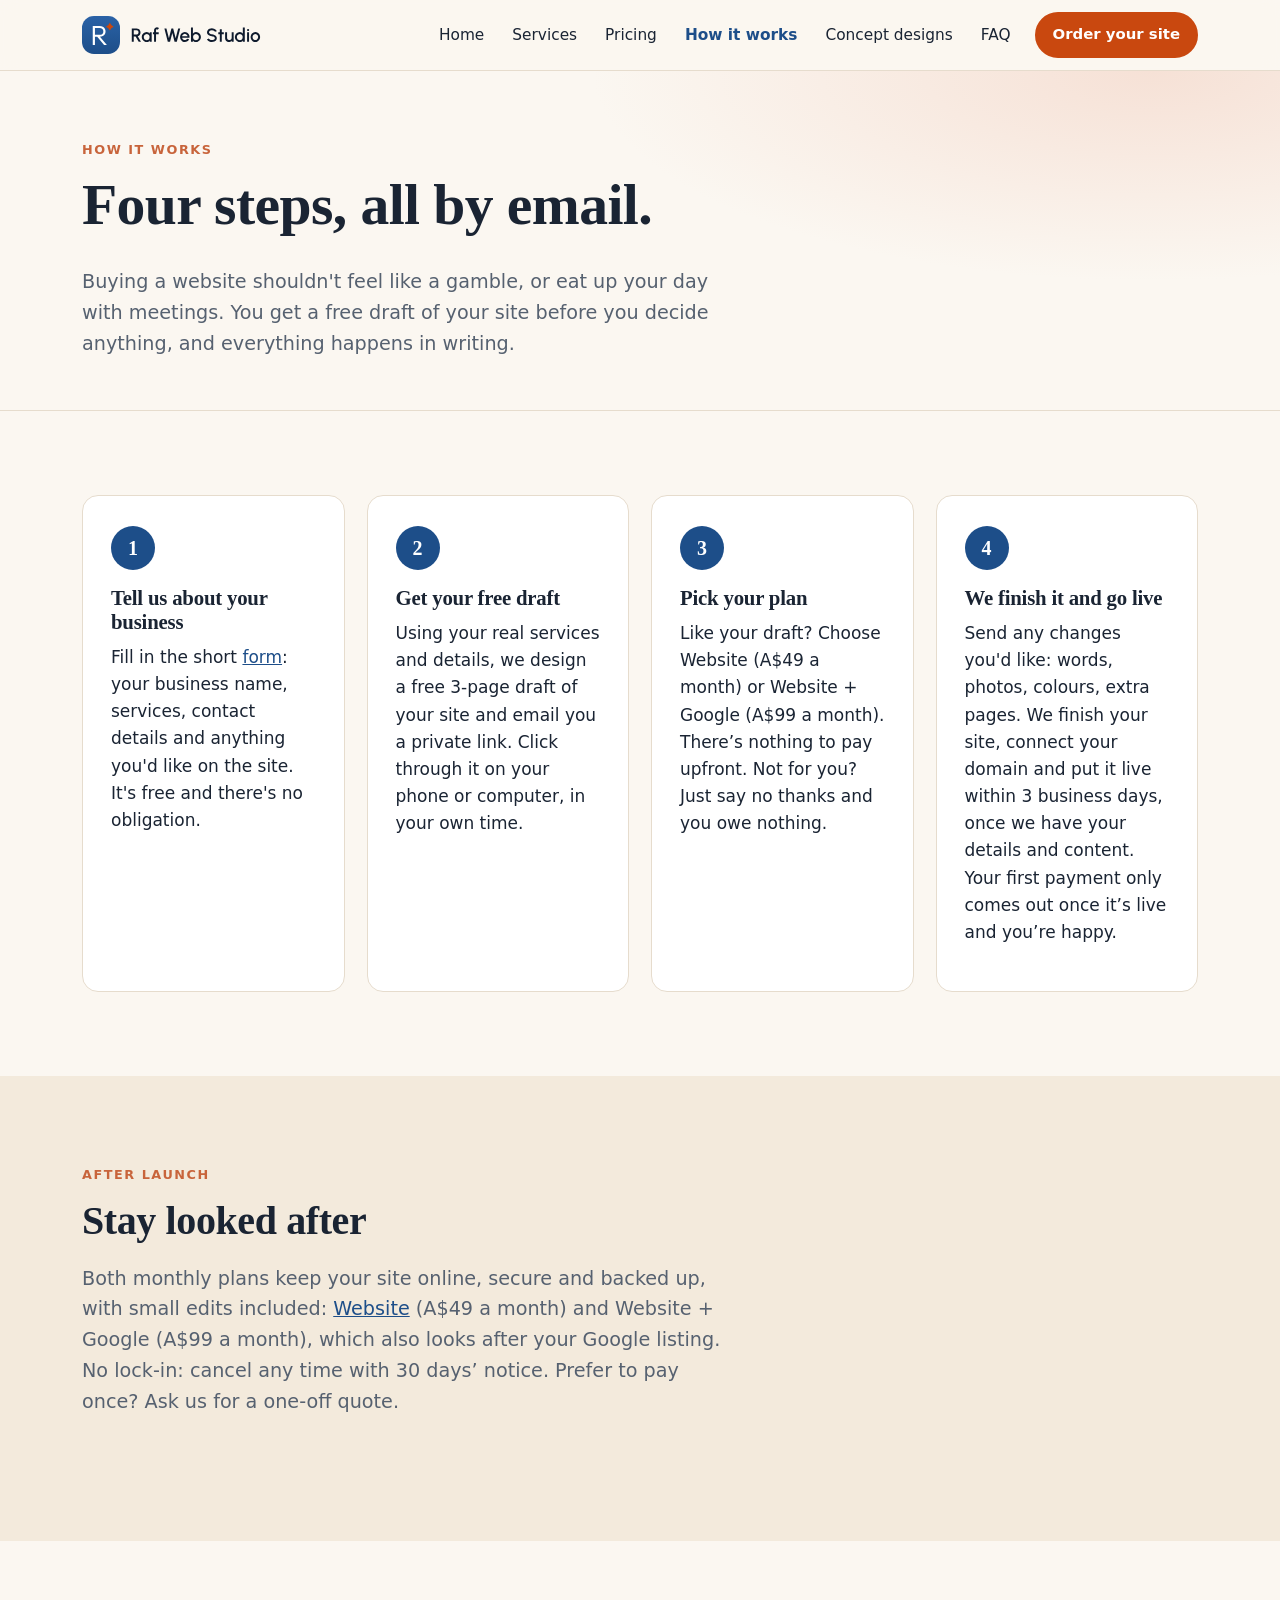
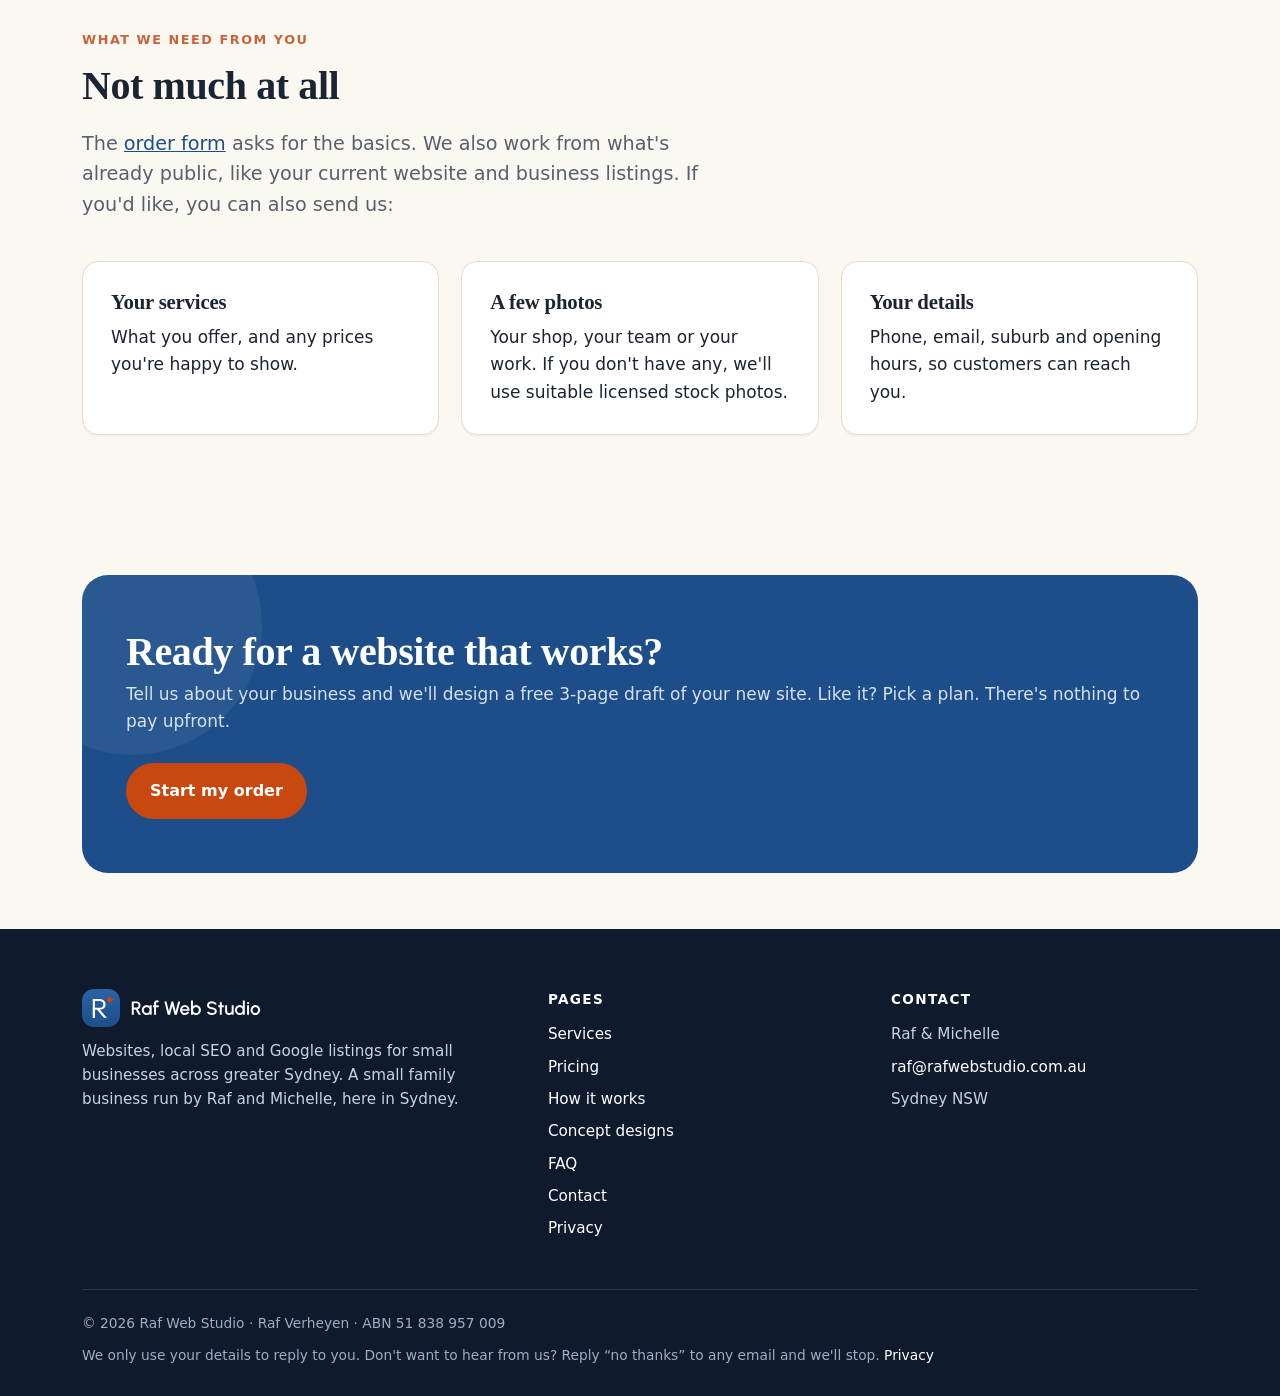
<file: how-it-works.html>
<!doctype html>
<html lang="en-AU">
<head>
<meta charset="utf-8">
<meta name="viewport" content="width=device-width, initial-scale=1">
<title>How it works | Order a website by email | Raf Web Studio</title>
<meta name="description" content="Tell us about your business, get a free 3-page draft of your site, pick your plan, and we put it live. Nothing to pay upfront. No sales calls.">
<meta name="robots" content="index, follow">
<link rel="canonical" href="https://rafwebstudio.com.au/how-it-works.html">
<meta name="theme-color" content="#1D4E89">
<meta property="og:type" content="website">
<meta property="og:site_name" content="Raf Web Studio">
<meta property="og:locale" content="en_AU">
<meta property="og:title" content="How it works | Order a website by email | Raf Web Studio">
<meta property="og:description" content="Tell us about your business, get a free 3-page draft of your site, pick your plan, and we put it live. Nothing to pay upfront. No sales calls.">
<meta property="og:url" content="https://rafwebstudio.com.au/how-it-works.html">
<meta property="og:image" content="https://rafwebstudio.com.au/assets/img/og-image.png">
<meta property="og:image:width" content="1200">
<meta property="og:image:height" content="630">
<meta name="twitter:card" content="summary_large_image">
<meta name="twitter:title" content="How it works | Order a website by email | Raf Web Studio">
<meta name="twitter:description" content="Tell us about your business, get a free 3-page draft of your site, pick your plan, and we put it live. Nothing to pay upfront. No sales calls.">
<meta name="twitter:image" content="https://rafwebstudio.com.au/assets/img/og-image.png">
<link rel="icon" href="/favicon.ico" sizes="48x48">
<link rel="icon" href="/favicon.svg" type="image/svg+xml">
<link rel="icon" href="/favicon-32.png" sizes="32x32" type="image/png">
<link rel="apple-touch-icon" href="/apple-touch-icon.png">
<link rel="manifest" href="/site.webmanifest">
<link rel="stylesheet" href="assets/style.css">
</head>
<body>
<a class="skip" href="#main">Skip to content</a>
<header class="site-head">
 <div class="wrap head-in">
  <a class="brand" href="index.html" aria-label="Raf Web Studio home"><svg xmlns="http://www.w3.org/2000/svg" class="lockup" aria-hidden="true" focusable="false" viewBox="0 0 227.7 48" height="48"><g transform="scale(0.75)"><defs><linearGradient id="g5" x1="0" y1="0" x2="0" y2="1"><stop offset="0" stop-color="#2A62A6"/><stop offset="1" stop-color="#1D4E89"/></linearGradient></defs><rect width="64" height="64" rx="20" fill="url(#g5)"/><path fill="#fff" d="M20.53 34.81V31.7H29.63Q32.68 31.7 34.31 30.15Q35.94 28.6 35.94 25.97Q35.94 23.46 34.32 21.85Q32.7 20.24 29.65 20.24H20.53V17H29.69Q32.77 17 35.01 18.15Q37.25 19.3 38.46 21.31Q39.66 23.33 39.66 25.92Q39.66 28.59 38.46 30.59Q37.25 32.59 35.01 33.7Q32.77 34.81 29.69 34.81ZM18.1 49V17H21.8V49ZM37.18 49 25.3 34.35 28.85 33.19 41.9 49Z"/><path fill="#C9480F" d="M46.9 11.5Q48.85 16.05 53.4 18Q48.85 19.95 46.9 24.5Q44.95 19.95 40.4 18Q44.95 16.05 46.9 11.5Z"/></g><path fill="#0F1B2D" d="M62.88 32.64V15.84H69.06Q70.42 15.84 71.52 16.51Q72.61 17.18 73.26 18.32Q73.9 19.45 73.9 20.84Q73.9 22.01 73.46 22.99Q73.02 23.96 72.23 24.65Q71.45 25.33 70.44 25.64L74.49 32.64H71.61L67.67 25.86H65.38V32.64ZM65.38 23.36H68.8Q69.51 23.36 70.11 23Q70.7 22.65 71.05 22.04Q71.41 21.44 71.41 20.68Q71.41 19.93 71.05 19.33Q70.7 18.72 70.11 18.36Q69.51 18.01 68.8 18.01H65.38ZM85.55 20.64H88.04V32.64H85.54L85.43 30.9Q84.91 31.82 84.01 32.39Q83.12 32.95 81.89 32.95Q80.56 32.95 79.4 32.45Q78.24 31.95 77.36 31.07Q76.48 30.18 75.99 29.02Q75.49 27.86 75.49 26.53Q75.49 25.24 75.97 24.11Q76.45 22.98 77.3 22.13Q78.15 21.27 79.28 20.79Q80.4 20.3 81.69 20.3Q82.99 20.3 83.99 20.9Q84.99 21.49 85.65 22.42ZM81.83 30.54Q82.89 30.54 83.68 30.02Q84.47 29.49 84.91 28.6Q85.35 27.71 85.35 26.64Q85.35 25.54 84.9 24.66Q84.46 23.77 83.67 23.25Q82.88 22.73 81.83 22.73Q80.78 22.73 79.92 23.25Q79.06 23.78 78.56 24.67Q78.05 25.56 78.05 26.64Q78.05 27.73 78.57 28.61Q79.09 29.5 79.95 30.02Q80.81 30.54 81.83 30.54ZM93.52 17.91V20.64H96.91V23.14H93.52V32.64H91.03V23.14H89.6V20.64H91.03V17.91Q91.03 16.93 91.51 16.12Q91.99 15.32 92.8 14.83Q93.62 14.35 94.6 14.35Q95.32 14.35 96.01 14.64Q96.7 14.93 97.24 15.53L95.45 17.29Q95.31 17.08 95.08 16.96Q94.85 16.85 94.6 16.85Q94.16 16.85 93.84 17.16Q93.52 17.47 93.52 17.91ZM108.38 32.64 104.08 15.84H106.66L109.8 28.16L112.94 15.84H115.2L118.35 28.16L121.48 15.84H124.06L119.78 32.64H116.92L114.07 21.52L111.23 32.64ZM129.88 32.95Q128.22 32.95 126.86 32.1Q125.5 31.25 124.69 29.81Q123.88 28.37 123.88 26.63Q123.88 25.32 124.34 24.17Q124.81 23.03 125.63 22.16Q126.46 21.29 127.55 20.8Q128.64 20.3 129.88 20.3Q131.25 20.3 132.41 20.88Q133.56 21.45 134.37 22.45Q135.19 23.45 135.58 24.75Q135.96 26.05 135.8 27.51H126.55Q126.7 28.34 127.16 29.01Q127.61 29.67 128.31 30.06Q129.01 30.44 129.88 30.46Q130.79 30.46 131.54 30Q132.28 29.54 132.76 28.74L135.31 29.33Q134.58 30.92 133.13 31.94Q131.68 32.95 129.88 32.95ZM126.47 25.61H133.28Q133.16 24.75 132.68 24.04Q132.2 23.34 131.47 22.92Q130.74 22.51 129.88 22.51Q129.02 22.51 128.3 22.92Q127.57 23.33 127.1 24.03Q126.62 24.73 126.47 25.61ZM143.88 20.3Q145.63 20.3 147.07 21.16Q148.5 22.01 149.35 23.44Q150.21 24.88 150.21 26.62Q150.21 27.93 149.71 29.08Q149.22 30.23 148.35 31.1Q147.48 31.97 146.34 32.46Q145.19 32.95 143.88 32.95Q142.62 32.95 141.68 32.37Q140.73 31.79 140.14 30.87V32.64H137.64V14.64H140.14V22.39Q140.73 21.46 141.68 20.88Q142.62 20.3 143.88 20.3ZM143.85 30.53Q144.9 30.53 145.77 30Q146.63 29.48 147.14 28.59Q147.65 27.7 147.65 26.62Q147.65 25.53 147.13 24.65Q146.61 23.76 145.75 23.24Q144.88 22.71 143.85 22.71Q142.81 22.71 142.02 23.24Q141.22 23.77 140.78 24.66Q140.34 25.55 140.34 26.62Q140.34 27.71 140.79 28.6Q141.23 29.48 142.02 30.01Q142.81 30.53 143.85 30.53ZM164.11 32.95Q162.73 32.95 161.46 32.52Q160.19 32.09 159.24 31.28Q158.29 30.47 157.88 29.35L160.23 28.48Q160.43 29.06 161.01 29.5Q161.59 29.95 162.4 30.2Q163.21 30.46 164.11 30.46Q165.08 30.46 165.92 30.15Q166.76 29.84 167.28 29.28Q167.8 28.73 167.8 27.98Q167.8 27.22 167.26 26.73Q166.72 26.24 165.87 25.95Q165.02 25.66 164.11 25.51Q162.35 25.22 160.95 24.67Q159.55 24.12 158.74 23.12Q157.93 22.12 157.93 20.54Q157.93 19.03 158.79 17.92Q159.65 16.8 161.06 16.18Q162.47 15.56 164.11 15.56Q165.46 15.56 166.73 15.99Q168.01 16.41 168.97 17.22Q169.93 18.04 170.35 19.19L167.99 20.04Q167.79 19.46 167.21 19.02Q166.63 18.57 165.82 18.32Q165.01 18.08 164.11 18.08Q163.16 18.06 162.32 18.38Q161.48 18.7 160.95 19.25Q160.43 19.81 160.43 20.54Q160.43 21.43 160.92 21.9Q161.41 22.37 162.24 22.59Q163.08 22.82 164.11 22.99Q165.77 23.26 167.18 23.87Q168.59 24.48 169.44 25.49Q170.3 26.51 170.3 27.98Q170.3 29.48 169.44 30.59Q168.58 31.71 167.18 32.33Q165.77 32.95 164.11 32.95ZM179.11 23.14H176.59L176.58 32.64H174.09L174.09 23.14H172.18V20.64H174.09L174.09 16.87H176.58L176.59 20.64H179.11ZM180.78 28.15V20.64H183.28V27.52Q183.28 28.33 183.67 28.99Q184.06 29.65 184.72 30.04Q185.39 30.43 186.18 30.43Q186.99 30.43 187.64 30.04Q188.3 29.65 188.69 28.99Q189.08 28.33 189.08 27.52V20.64H191.57L191.59 32.64H189.09L189.08 31.34Q188.46 32.09 187.55 32.52Q186.64 32.95 185.59 32.95Q184.26 32.95 183.17 32.3Q182.07 31.66 181.43 30.57Q180.78 29.48 180.78 28.15ZM203.17 14.64H205.67V32.64H203.17V30.88Q202.58 31.81 201.63 32.38Q200.68 32.95 199.42 32.95Q198.11 32.95 196.97 32.46Q195.83 31.97 194.96 31.1Q194.09 30.23 193.6 29.09Q193.1 27.95 193.1 26.64Q193.1 25.33 193.6 24.19Q194.09 23.05 194.96 22.18Q195.83 21.31 196.97 20.81Q198.11 20.32 199.42 20.32Q200.68 20.32 201.63 20.89Q202.58 21.46 203.17 22.39ZM199.44 30.54Q200.5 30.54 201.29 30.02Q202.08 29.49 202.52 28.6Q202.96 27.71 202.96 26.64Q202.96 25.54 202.52 24.66Q202.07 23.77 201.28 23.25Q200.49 22.73 199.44 22.73Q198.4 22.73 197.54 23.25Q196.68 23.78 196.17 24.67Q195.66 25.56 195.66 26.64Q195.66 27.73 196.18 28.61Q196.7 29.5 197.56 30.02Q198.42 30.54 199.44 30.54ZM208.55 20.64H211.04V32.64H208.55ZM209.81 18.9Q209.25 18.9 208.86 18.53Q208.47 18.15 208.47 17.59Q208.47 17.04 208.86 16.66Q209.25 16.28 209.81 16.28Q210.36 16.28 210.74 16.66Q211.12 17.04 211.12 17.59Q211.12 18.15 210.75 18.53Q210.37 18.9 209.81 18.9ZM218.99 32.95Q217.33 32.95 215.97 32.1Q214.61 31.25 213.8 29.81Q212.99 28.38 212.99 26.64Q212.99 25.32 213.46 24.17Q213.92 23.03 214.75 22.16Q215.57 21.29 216.66 20.8Q217.75 20.3 218.99 20.3Q220.64 20.3 222.01 21.16Q223.37 22.01 224.18 23.45Q224.99 24.89 224.99 26.64Q224.99 27.95 224.52 29.09Q224.05 30.23 223.23 31.1Q222.41 31.97 221.32 32.46Q220.24 32.95 218.99 32.95ZM218.99 30.46Q219.98 30.46 220.78 29.93Q221.57 29.4 222.03 28.53Q222.49 27.66 222.49 26.64Q222.49 25.59 222.02 24.72Q221.55 23.84 220.75 23.32Q219.96 22.8 218.99 22.8Q218 22.8 217.2 23.33Q216.41 23.86 215.95 24.73Q215.48 25.6 215.48 26.64Q215.48 27.71 215.96 28.58Q216.44 29.44 217.24 29.95Q218.04 30.46 218.99 30.46Z"/></svg></a>
  <button class="menu-btn" aria-expanded="false" aria-controls="nav">Menu</button>
  <nav class="nav" id="nav" aria-label="Main">
   <a href="index.html">Home</a><a href="services.html">Services</a><a href="services.html#pricing">Pricing</a><a href="how-it-works.html" aria-current="page">How it works</a><a href="work.html">Concept designs</a><a href="faq.html">FAQ</a>
   <a class="btn sm" href="contact.html">Order your site</a>
  </nav>
 </div>
</header>
<main id="main">
<section class="page-head"><div class="wrap"><span class="eyebrow">How it works</span><h1>Four steps, all by email.</h1><p class="lead">Buying a website shouldn't feel like a gamble, or eat up your day with meetings. You get a free draft of your site before you decide anything, and everything happens in writing.</p></div></section>
<section><div class="wrap">
 <div class="steps g4steps">
 <div class="step"><h3>Tell us about your business</h3><p>Fill in the short <a href="contact.html">form</a>: your business name, services, contact details and anything you'd like on the site. It's free and there's no obligation.</p></div>
 <div class="step"><h3>Get your free draft</h3><p>Using your real services and details, we design a free 3-page draft of your site and email you a private link. Click through it on your phone or computer, in your own time.</p></div>
 <div class="step"><h3>Pick your plan</h3><p>Like your draft? Choose Website (A$49 a month) or Website + Google (A$99 a month). There&rsquo;s nothing to pay upfront. Not for you? Just say no thanks and you owe nothing.</p></div>
 <div class="step"><h3>We finish it and go live</h3><p>Send any changes you'd like: words, photos, colours, extra pages. We finish your site, connect your domain and put it live within 3 business days, once we have your details and content. Your first payment only comes out once it&rsquo;s live and you&rsquo;re happy.</p></div>
</div>
</div></section>
<section class="alt"><div class="wrap">
 <div class="sec-head"><span class="eyebrow">After launch</span><h2>Stay looked after</h2><p class="lead">Both monthly plans keep your site online, secure and backed up, with small edits included: <a href="services.html#pricing">Website</a> (A$49 a month) and Website + Google (A$99 a month), which also looks after your Google listing. No lock-in: cancel any time with 30 days&rsquo; notice. Prefer to pay once? Ask us for a one-off quote.</p></div>
</div></section>
<section><div class="wrap">
 <div class="sec-head"><span class="eyebrow">What we need from you</span><h2>Not much at all</h2><p class="lead">The <a href="contact.html">order form</a> asks for the basics. We also work from what's already public, like your current website and business listings. If you'd like, you can also send us:</p></div>
 <div class="grid g3">
  <div class="card"><h3>Your services</h3><p>What you offer, and any prices you're happy to show.</p></div>
  <div class="card"><h3>A few photos</h3><p>Your shop, your team or your work. If you don't have any, we'll use suitable licensed stock photos.</p></div>
  <div class="card"><h3>Your details</h3><p>Phone, email, suburb and opening hours, so customers can reach you.</p></div>
 </div>
</div></section>
<section class="tight"><div class="wrap"><div class="cta">
 <div><h2>Ready for a website that works?</h2><p>Tell us about your business and we'll design a free 3-page draft of your new site. Like it? Pick a plan. There's nothing to pay upfront.</p></div>
 <a class="btn" href="contact.html">Start my order</a>
</div></div></section></main>
<footer class="site-foot">
 <div class="wrap">
  <div class="foot-grid">
   <div>
    <a class="brand" href="index.html" aria-label="Raf Web Studio home"><svg xmlns="http://www.w3.org/2000/svg" class="lockup" aria-hidden="true" focusable="false" viewBox="0 0 227.7 48" height="48"><g transform="scale(0.75)"><defs><linearGradient id="g5d" x1="0" y1="0" x2="0" y2="1"><stop offset="0" stop-color="#2A62A6"/><stop offset="1" stop-color="#1D4E89"/></linearGradient></defs><rect width="64" height="64" rx="20" fill="url(#g5d)"/><path fill="#fff" d="M20.53 34.81V31.7H29.63Q32.68 31.7 34.31 30.15Q35.94 28.6 35.94 25.97Q35.94 23.46 34.32 21.85Q32.7 20.24 29.65 20.24H20.53V17H29.69Q32.77 17 35.01 18.15Q37.25 19.3 38.46 21.31Q39.66 23.33 39.66 25.92Q39.66 28.59 38.46 30.59Q37.25 32.59 35.01 33.7Q32.77 34.81 29.69 34.81ZM18.1 49V17H21.8V49ZM37.18 49 25.3 34.35 28.85 33.19 41.9 49Z"/><path fill="#C9480F" d="M46.9 11.5Q48.85 16.05 53.4 18Q48.85 19.95 46.9 24.5Q44.95 19.95 40.4 18Q44.95 16.05 46.9 11.5Z"/></g><path fill="#fff" d="M62.88 32.64V15.84H69.06Q70.42 15.84 71.52 16.51Q72.61 17.18 73.26 18.32Q73.9 19.45 73.9 20.84Q73.9 22.01 73.46 22.99Q73.02 23.96 72.23 24.65Q71.45 25.33 70.44 25.64L74.49 32.64H71.61L67.67 25.86H65.38V32.64ZM65.38 23.36H68.8Q69.51 23.36 70.11 23Q70.7 22.65 71.05 22.04Q71.41 21.44 71.41 20.68Q71.41 19.93 71.05 19.33Q70.7 18.72 70.11 18.36Q69.51 18.01 68.8 18.01H65.38ZM85.55 20.64H88.04V32.64H85.54L85.43 30.9Q84.91 31.82 84.01 32.39Q83.12 32.95 81.89 32.95Q80.56 32.95 79.4 32.45Q78.24 31.95 77.36 31.07Q76.48 30.18 75.99 29.02Q75.49 27.86 75.49 26.53Q75.49 25.24 75.97 24.11Q76.45 22.98 77.3 22.13Q78.15 21.27 79.28 20.79Q80.4 20.3 81.69 20.3Q82.99 20.3 83.99 20.9Q84.99 21.49 85.65 22.42ZM81.83 30.54Q82.89 30.54 83.68 30.02Q84.47 29.49 84.91 28.6Q85.35 27.71 85.35 26.64Q85.35 25.54 84.9 24.66Q84.46 23.77 83.67 23.25Q82.88 22.73 81.83 22.73Q80.78 22.73 79.92 23.25Q79.06 23.78 78.56 24.67Q78.05 25.56 78.05 26.64Q78.05 27.73 78.57 28.61Q79.09 29.5 79.95 30.02Q80.81 30.54 81.83 30.54ZM93.52 17.91V20.64H96.91V23.14H93.52V32.64H91.03V23.14H89.6V20.64H91.03V17.91Q91.03 16.93 91.51 16.12Q91.99 15.32 92.8 14.83Q93.62 14.35 94.6 14.35Q95.32 14.35 96.01 14.64Q96.7 14.93 97.24 15.53L95.45 17.29Q95.31 17.08 95.08 16.96Q94.85 16.85 94.6 16.85Q94.16 16.85 93.84 17.16Q93.52 17.47 93.52 17.91ZM108.38 32.64 104.08 15.84H106.66L109.8 28.16L112.94 15.84H115.2L118.35 28.16L121.48 15.84H124.06L119.78 32.64H116.92L114.07 21.52L111.23 32.64ZM129.88 32.95Q128.22 32.95 126.86 32.1Q125.5 31.25 124.69 29.81Q123.88 28.37 123.88 26.63Q123.88 25.32 124.34 24.17Q124.81 23.03 125.63 22.16Q126.46 21.29 127.55 20.8Q128.64 20.3 129.88 20.3Q131.25 20.3 132.41 20.88Q133.56 21.45 134.37 22.45Q135.19 23.45 135.58 24.75Q135.96 26.05 135.8 27.51H126.55Q126.7 28.34 127.16 29.01Q127.61 29.67 128.31 30.06Q129.01 30.44 129.88 30.46Q130.79 30.46 131.54 30Q132.28 29.54 132.76 28.74L135.31 29.33Q134.58 30.92 133.13 31.94Q131.68 32.95 129.88 32.95ZM126.47 25.61H133.28Q133.16 24.75 132.68 24.04Q132.2 23.34 131.47 22.92Q130.74 22.51 129.88 22.51Q129.02 22.51 128.3 22.92Q127.57 23.33 127.1 24.03Q126.62 24.73 126.47 25.61ZM143.88 20.3Q145.63 20.3 147.07 21.16Q148.5 22.01 149.35 23.44Q150.21 24.88 150.21 26.62Q150.21 27.93 149.71 29.08Q149.22 30.23 148.35 31.1Q147.48 31.97 146.34 32.46Q145.19 32.95 143.88 32.95Q142.62 32.95 141.68 32.37Q140.73 31.79 140.14 30.87V32.64H137.64V14.64H140.14V22.39Q140.73 21.46 141.68 20.88Q142.62 20.3 143.88 20.3ZM143.85 30.53Q144.9 30.53 145.77 30Q146.63 29.48 147.14 28.59Q147.65 27.7 147.65 26.62Q147.65 25.53 147.13 24.65Q146.61 23.76 145.75 23.24Q144.88 22.71 143.85 22.71Q142.81 22.71 142.02 23.24Q141.22 23.77 140.78 24.66Q140.34 25.55 140.34 26.62Q140.34 27.71 140.79 28.6Q141.23 29.48 142.02 30.01Q142.81 30.53 143.85 30.53ZM164.11 32.95Q162.73 32.95 161.46 32.52Q160.19 32.09 159.24 31.28Q158.29 30.47 157.88 29.35L160.23 28.48Q160.43 29.06 161.01 29.5Q161.59 29.95 162.4 30.2Q163.21 30.46 164.11 30.46Q165.08 30.46 165.92 30.15Q166.76 29.84 167.28 29.28Q167.8 28.73 167.8 27.98Q167.8 27.22 167.26 26.73Q166.72 26.24 165.87 25.95Q165.02 25.66 164.11 25.51Q162.35 25.22 160.95 24.67Q159.55 24.12 158.74 23.12Q157.93 22.12 157.93 20.54Q157.93 19.03 158.79 17.92Q159.65 16.8 161.06 16.18Q162.47 15.56 164.11 15.56Q165.46 15.56 166.73 15.99Q168.01 16.41 168.97 17.22Q169.93 18.04 170.35 19.19L167.99 20.04Q167.79 19.46 167.21 19.02Q166.63 18.57 165.82 18.32Q165.01 18.08 164.11 18.08Q163.16 18.06 162.32 18.38Q161.48 18.7 160.95 19.25Q160.43 19.81 160.43 20.54Q160.43 21.43 160.92 21.9Q161.41 22.37 162.24 22.59Q163.08 22.82 164.11 22.99Q165.77 23.26 167.18 23.87Q168.59 24.48 169.44 25.49Q170.3 26.51 170.3 27.98Q170.3 29.48 169.44 30.59Q168.58 31.71 167.18 32.33Q165.77 32.95 164.11 32.95ZM179.11 23.14H176.59L176.58 32.64H174.09L174.09 23.14H172.18V20.64H174.09L174.09 16.87H176.58L176.59 20.64H179.11ZM180.78 28.15V20.64H183.28V27.52Q183.28 28.33 183.67 28.99Q184.06 29.65 184.72 30.04Q185.39 30.43 186.18 30.43Q186.99 30.43 187.64 30.04Q188.3 29.65 188.69 28.99Q189.08 28.33 189.08 27.52V20.64H191.57L191.59 32.64H189.09L189.08 31.34Q188.46 32.09 187.55 32.52Q186.64 32.95 185.59 32.95Q184.26 32.95 183.17 32.3Q182.07 31.66 181.43 30.57Q180.78 29.48 180.78 28.15ZM203.17 14.64H205.67V32.64H203.17V30.88Q202.58 31.81 201.63 32.38Q200.68 32.95 199.42 32.95Q198.11 32.95 196.97 32.46Q195.83 31.97 194.96 31.1Q194.09 30.23 193.6 29.09Q193.1 27.95 193.1 26.64Q193.1 25.33 193.6 24.19Q194.09 23.05 194.96 22.18Q195.83 21.31 196.97 20.81Q198.11 20.32 199.42 20.32Q200.68 20.32 201.63 20.89Q202.58 21.46 203.17 22.39ZM199.44 30.54Q200.5 30.54 201.29 30.02Q202.08 29.49 202.52 28.6Q202.96 27.71 202.96 26.64Q202.96 25.54 202.52 24.66Q202.07 23.77 201.28 23.25Q200.49 22.73 199.44 22.73Q198.4 22.73 197.54 23.25Q196.68 23.78 196.17 24.67Q195.66 25.56 195.66 26.64Q195.66 27.73 196.18 28.61Q196.7 29.5 197.56 30.02Q198.42 30.54 199.44 30.54ZM208.55 20.64H211.04V32.64H208.55ZM209.81 18.9Q209.25 18.9 208.86 18.53Q208.47 18.15 208.47 17.59Q208.47 17.04 208.86 16.66Q209.25 16.28 209.81 16.28Q210.36 16.28 210.74 16.66Q211.12 17.04 211.12 17.59Q211.12 18.15 210.75 18.53Q210.37 18.9 209.81 18.9ZM218.99 32.95Q217.33 32.95 215.97 32.1Q214.61 31.25 213.8 29.81Q212.99 28.38 212.99 26.64Q212.99 25.32 213.46 24.17Q213.92 23.03 214.75 22.16Q215.57 21.29 216.66 20.8Q217.75 20.3 218.99 20.3Q220.64 20.3 222.01 21.16Q223.37 22.01 224.18 23.45Q224.99 24.89 224.99 26.64Q224.99 27.95 224.52 29.09Q224.05 30.23 223.23 31.1Q222.41 31.97 221.32 32.46Q220.24 32.95 218.99 32.95ZM218.99 30.46Q219.98 30.46 220.78 29.93Q221.57 29.4 222.03 28.53Q222.49 27.66 222.49 26.64Q222.49 25.59 222.02 24.72Q221.55 23.84 220.75 23.32Q219.96 22.8 218.99 22.8Q218 22.8 217.2 23.33Q216.41 23.86 215.95 24.73Q215.48 25.6 215.48 26.64Q215.48 27.71 215.96 28.58Q216.44 29.44 217.24 29.95Q218.04 30.46 218.99 30.46Z"/></svg></a>
    <p>Websites, local SEO and Google listings for small businesses across greater Sydney. A small family business run by Raf and Michelle, here in Sydney.</p>
   </div>
   <div>
    <h4>Pages</h4>
    <ul><li><a href="services.html">Services</a></li><li><a href="services.html#pricing">Pricing</a></li><li><a href="how-it-works.html">How it works</a></li><li><a href="work.html">Concept designs</a></li><li><a href="faq.html">FAQ</a></li><li><a href="contact.html">Contact</a></li><li><a href="privacy.html">Privacy</a></li></ul>
   </div>
   <div>
    <h4>Contact</h4>
    <ul>
     <li>Raf &amp; Michelle</li>
     <li><a href="mailto:raf@rafwebstudio.com.au">raf@rafwebstudio.com.au</a></li>
     <li>Sydney NSW</li>
    </ul>
   </div>
  </div>
  <div class="foot-bottom">
   <span>&copy; 2026 Raf Web Studio &middot; Raf Verheyen &middot; <span class="nw">ABN 51 838 957 009</span></span>
   <span>We only use your details to reply to you. Don't want to hear from us? Reply &ldquo;no thanks&rdquo; to any email and we'll stop. <a href="privacy.html">Privacy</a></span>
  </div>
 </div>
</footer>
<script>
(function(){var b=document.querySelector('.menu-btn'),n=document.getElementById('nav');if(b)b.addEventListener('click',function(){var o=n.classList.toggle('open');b.setAttribute('aria-expanded',o);b.textContent=o?'Close':'Menu';});})();
</script>
</body>
</html>
</file>
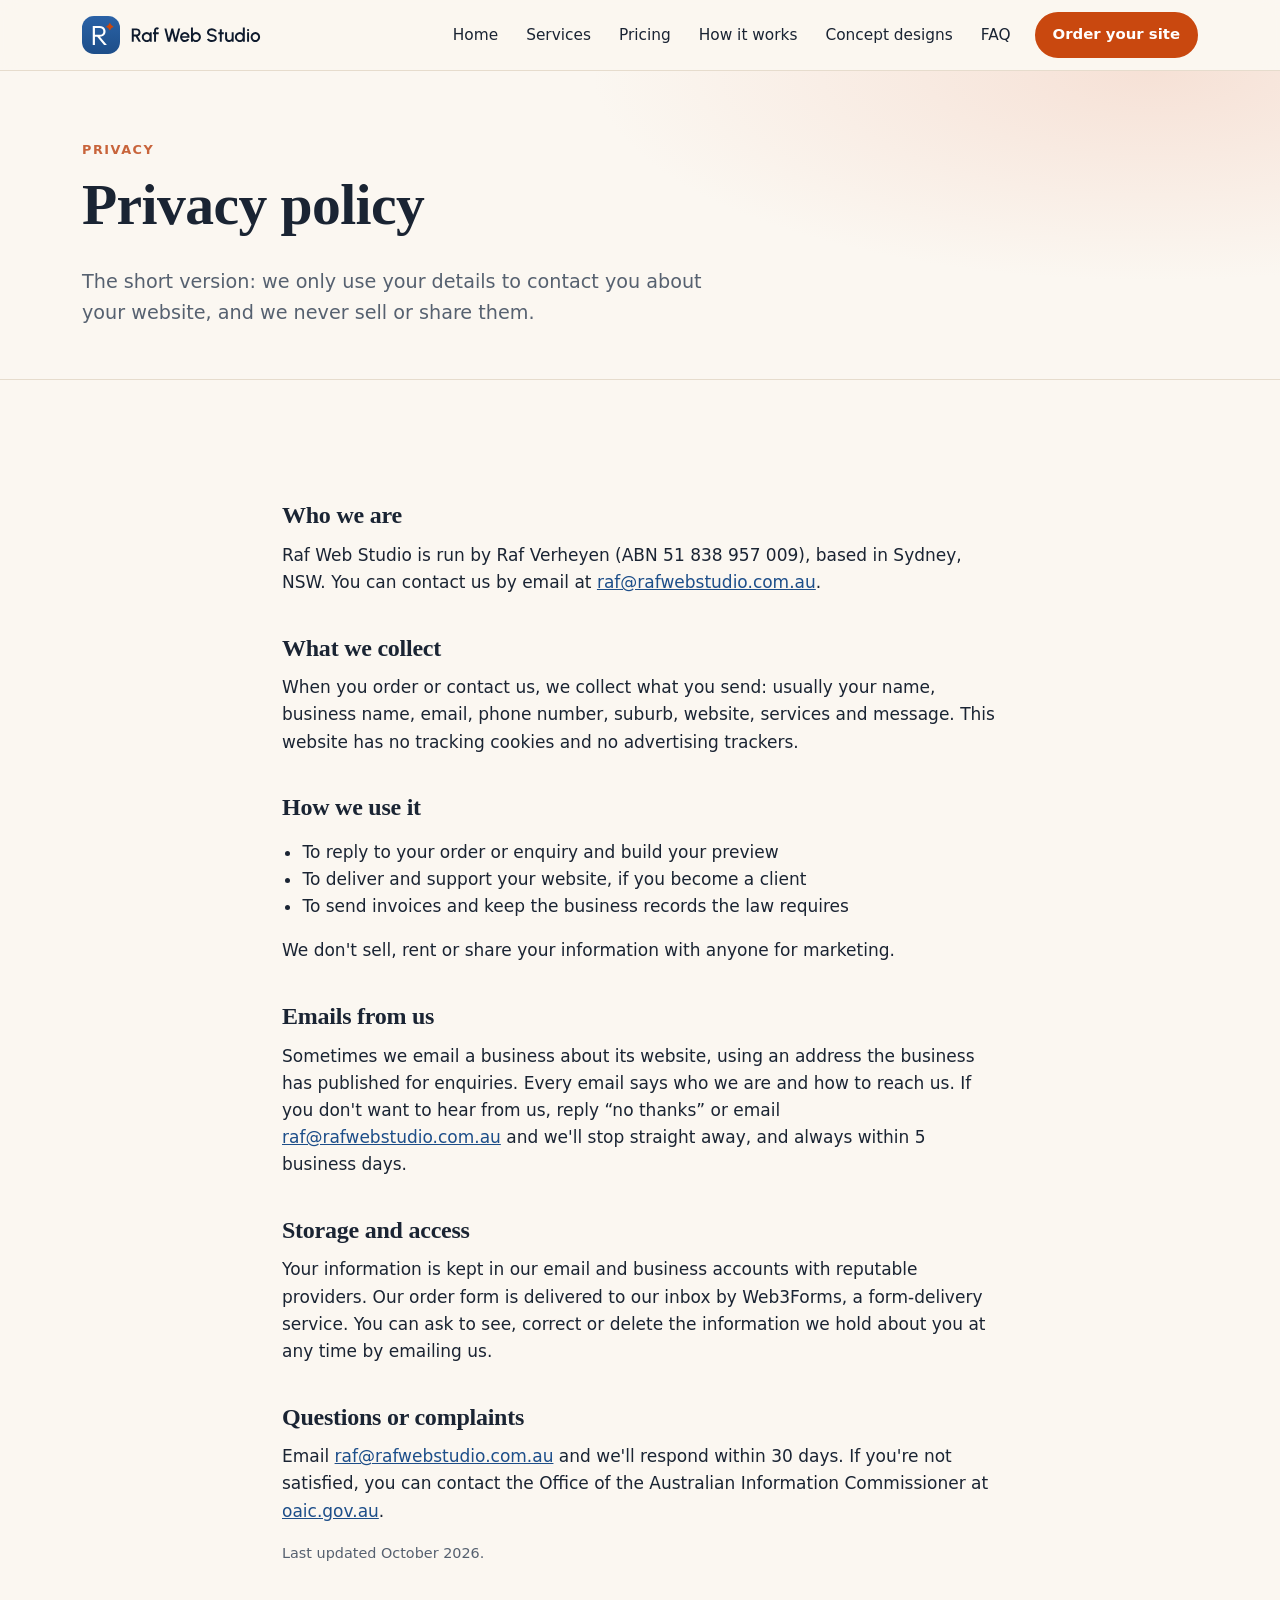
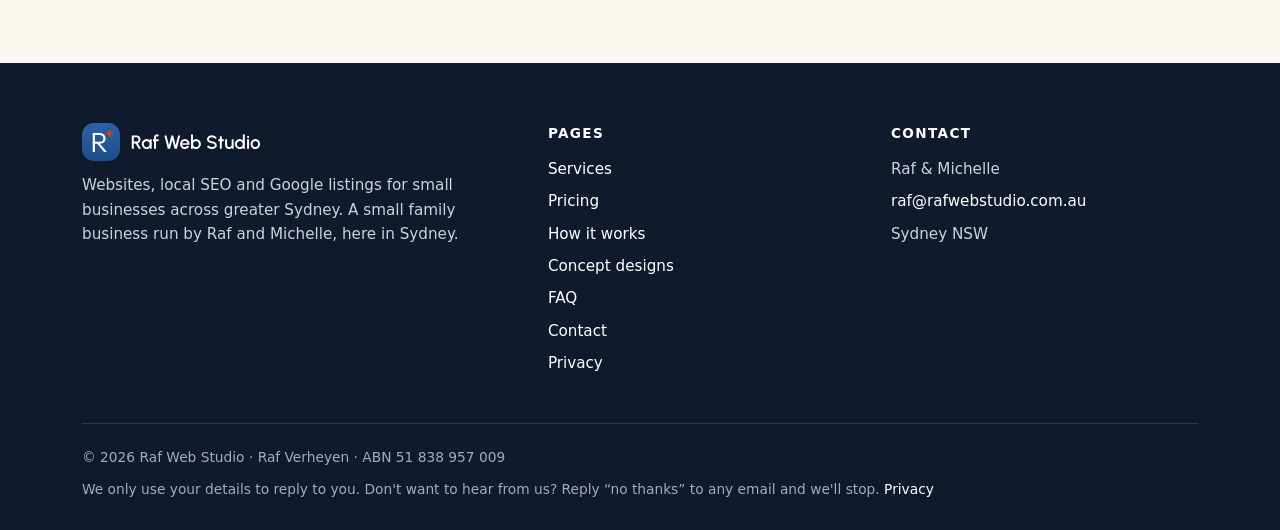
<file: privacy.html>
<!doctype html>
<html lang="en-AU">
<head>
<meta charset="utf-8">
<meta name="viewport" content="width=device-width, initial-scale=1">
<title>Privacy policy | Raf Web Studio</title>
<meta name="description" content="How Raf Web Studio collects, uses and protects your personal information.">
<meta name="robots" content="index, follow">
<link rel="canonical" href="https://rafwebstudio.com.au/privacy.html">
<meta name="theme-color" content="#1D4E89">
<meta property="og:type" content="website">
<meta property="og:site_name" content="Raf Web Studio">
<meta property="og:locale" content="en_AU">
<meta property="og:title" content="Privacy policy | Raf Web Studio">
<meta property="og:description" content="How Raf Web Studio collects, uses and protects your personal information.">
<meta property="og:url" content="https://rafwebstudio.com.au/privacy.html">
<meta property="og:image" content="https://rafwebstudio.com.au/assets/img/og-image.png">
<meta property="og:image:width" content="1200">
<meta property="og:image:height" content="630">
<meta name="twitter:card" content="summary_large_image">
<meta name="twitter:title" content="Privacy policy | Raf Web Studio">
<meta name="twitter:description" content="How Raf Web Studio collects, uses and protects your personal information.">
<meta name="twitter:image" content="https://rafwebstudio.com.au/assets/img/og-image.png">
<link rel="icon" href="/favicon.ico" sizes="48x48">
<link rel="icon" href="/favicon.svg" type="image/svg+xml">
<link rel="icon" href="/favicon-32.png" sizes="32x32" type="image/png">
<link rel="apple-touch-icon" href="/apple-touch-icon.png">
<link rel="manifest" href="/site.webmanifest">
<link rel="stylesheet" href="assets/style.css">
</head>
<body>
<a class="skip" href="#main">Skip to content</a>
<header class="site-head">
 <div class="wrap head-in">
  <a class="brand" href="index.html" aria-label="Raf Web Studio home"><svg xmlns="http://www.w3.org/2000/svg" class="lockup" aria-hidden="true" focusable="false" viewBox="0 0 227.7 48" height="48"><g transform="scale(0.75)"><defs><linearGradient id="g5" x1="0" y1="0" x2="0" y2="1"><stop offset="0" stop-color="#2A62A6"/><stop offset="1" stop-color="#1D4E89"/></linearGradient></defs><rect width="64" height="64" rx="20" fill="url(#g5)"/><path fill="#fff" d="M20.53 34.81V31.7H29.63Q32.68 31.7 34.31 30.15Q35.94 28.6 35.94 25.97Q35.94 23.46 34.32 21.85Q32.7 20.24 29.65 20.24H20.53V17H29.69Q32.77 17 35.01 18.15Q37.25 19.3 38.46 21.31Q39.66 23.33 39.66 25.92Q39.66 28.59 38.46 30.59Q37.25 32.59 35.01 33.7Q32.77 34.81 29.69 34.81ZM18.1 49V17H21.8V49ZM37.18 49 25.3 34.35 28.85 33.19 41.9 49Z"/><path fill="#C9480F" d="M46.9 11.5Q48.85 16.05 53.4 18Q48.85 19.95 46.9 24.5Q44.95 19.95 40.4 18Q44.95 16.05 46.9 11.5Z"/></g><path fill="#0F1B2D" d="M62.88 32.64V15.84H69.06Q70.42 15.84 71.52 16.51Q72.61 17.18 73.26 18.32Q73.9 19.45 73.9 20.84Q73.9 22.01 73.46 22.99Q73.02 23.96 72.23 24.65Q71.45 25.33 70.44 25.64L74.49 32.64H71.61L67.67 25.86H65.38V32.64ZM65.38 23.36H68.8Q69.51 23.36 70.11 23Q70.7 22.65 71.05 22.04Q71.41 21.44 71.41 20.68Q71.41 19.93 71.05 19.33Q70.7 18.72 70.11 18.36Q69.51 18.01 68.8 18.01H65.38ZM85.55 20.64H88.04V32.64H85.54L85.43 30.9Q84.91 31.82 84.01 32.39Q83.12 32.95 81.89 32.95Q80.56 32.95 79.4 32.45Q78.24 31.95 77.36 31.07Q76.48 30.18 75.99 29.02Q75.49 27.86 75.49 26.53Q75.49 25.24 75.97 24.11Q76.45 22.98 77.3 22.13Q78.15 21.27 79.28 20.79Q80.4 20.3 81.69 20.3Q82.99 20.3 83.99 20.9Q84.99 21.49 85.65 22.42ZM81.83 30.54Q82.89 30.54 83.68 30.02Q84.47 29.49 84.91 28.6Q85.35 27.71 85.35 26.64Q85.35 25.54 84.9 24.66Q84.46 23.77 83.67 23.25Q82.88 22.73 81.83 22.73Q80.78 22.73 79.92 23.25Q79.06 23.78 78.56 24.67Q78.05 25.56 78.05 26.64Q78.05 27.73 78.57 28.61Q79.09 29.5 79.95 30.02Q80.81 30.54 81.83 30.54ZM93.52 17.91V20.64H96.91V23.14H93.52V32.64H91.03V23.14H89.6V20.64H91.03V17.91Q91.03 16.93 91.51 16.12Q91.99 15.32 92.8 14.83Q93.62 14.35 94.6 14.35Q95.32 14.35 96.01 14.64Q96.7 14.93 97.24 15.53L95.45 17.29Q95.31 17.08 95.08 16.96Q94.85 16.85 94.6 16.85Q94.16 16.85 93.84 17.16Q93.52 17.47 93.52 17.91ZM108.38 32.64 104.08 15.84H106.66L109.8 28.16L112.94 15.84H115.2L118.35 28.16L121.48 15.84H124.06L119.78 32.64H116.92L114.07 21.52L111.23 32.64ZM129.88 32.95Q128.22 32.95 126.86 32.1Q125.5 31.25 124.69 29.81Q123.88 28.37 123.88 26.63Q123.88 25.32 124.34 24.17Q124.81 23.03 125.63 22.16Q126.46 21.29 127.55 20.8Q128.64 20.3 129.88 20.3Q131.25 20.3 132.41 20.88Q133.56 21.45 134.37 22.45Q135.19 23.45 135.58 24.75Q135.96 26.05 135.8 27.51H126.55Q126.7 28.34 127.16 29.01Q127.61 29.67 128.31 30.06Q129.01 30.44 129.88 30.46Q130.79 30.46 131.54 30Q132.28 29.54 132.76 28.74L135.31 29.33Q134.58 30.92 133.13 31.94Q131.68 32.95 129.88 32.95ZM126.47 25.61H133.28Q133.16 24.75 132.68 24.04Q132.2 23.34 131.47 22.92Q130.74 22.51 129.88 22.51Q129.02 22.51 128.3 22.92Q127.57 23.33 127.1 24.03Q126.62 24.73 126.47 25.61ZM143.88 20.3Q145.63 20.3 147.07 21.16Q148.5 22.01 149.35 23.44Q150.21 24.88 150.21 26.62Q150.21 27.93 149.71 29.08Q149.22 30.23 148.35 31.1Q147.48 31.97 146.34 32.46Q145.19 32.95 143.88 32.95Q142.62 32.95 141.68 32.37Q140.73 31.79 140.14 30.87V32.64H137.64V14.64H140.14V22.39Q140.73 21.46 141.68 20.88Q142.62 20.3 143.88 20.3ZM143.85 30.53Q144.9 30.53 145.77 30Q146.63 29.48 147.14 28.59Q147.65 27.7 147.65 26.62Q147.65 25.53 147.13 24.65Q146.61 23.76 145.75 23.24Q144.88 22.71 143.85 22.71Q142.81 22.71 142.02 23.24Q141.22 23.77 140.78 24.66Q140.34 25.55 140.34 26.62Q140.34 27.71 140.79 28.6Q141.23 29.48 142.02 30.01Q142.81 30.53 143.85 30.53ZM164.11 32.95Q162.73 32.95 161.46 32.52Q160.19 32.09 159.24 31.28Q158.29 30.47 157.88 29.35L160.23 28.48Q160.43 29.06 161.01 29.5Q161.59 29.95 162.4 30.2Q163.21 30.46 164.11 30.46Q165.08 30.46 165.92 30.15Q166.76 29.84 167.28 29.28Q167.8 28.73 167.8 27.98Q167.8 27.22 167.26 26.73Q166.72 26.24 165.87 25.95Q165.02 25.66 164.11 25.51Q162.35 25.22 160.95 24.67Q159.55 24.12 158.74 23.12Q157.93 22.12 157.93 20.54Q157.93 19.03 158.79 17.92Q159.65 16.8 161.06 16.18Q162.47 15.56 164.11 15.56Q165.46 15.56 166.73 15.99Q168.01 16.41 168.97 17.22Q169.93 18.04 170.35 19.19L167.99 20.04Q167.79 19.46 167.21 19.02Q166.63 18.57 165.82 18.32Q165.01 18.08 164.11 18.08Q163.16 18.06 162.32 18.38Q161.48 18.7 160.95 19.25Q160.43 19.81 160.43 20.54Q160.43 21.43 160.92 21.9Q161.41 22.37 162.24 22.59Q163.08 22.82 164.11 22.99Q165.77 23.26 167.18 23.87Q168.59 24.48 169.44 25.49Q170.3 26.51 170.3 27.98Q170.3 29.48 169.44 30.59Q168.58 31.71 167.18 32.33Q165.77 32.95 164.11 32.95ZM179.11 23.14H176.59L176.58 32.64H174.09L174.09 23.14H172.18V20.64H174.09L174.09 16.87H176.58L176.59 20.64H179.11ZM180.78 28.15V20.64H183.28V27.52Q183.28 28.33 183.67 28.99Q184.06 29.65 184.72 30.04Q185.39 30.43 186.18 30.43Q186.99 30.43 187.64 30.04Q188.3 29.65 188.69 28.99Q189.08 28.33 189.08 27.52V20.64H191.57L191.59 32.64H189.09L189.08 31.34Q188.46 32.09 187.55 32.52Q186.64 32.95 185.59 32.95Q184.26 32.95 183.17 32.3Q182.07 31.66 181.43 30.57Q180.78 29.48 180.78 28.15ZM203.17 14.64H205.67V32.64H203.17V30.88Q202.58 31.81 201.63 32.38Q200.68 32.95 199.42 32.95Q198.11 32.95 196.97 32.46Q195.83 31.97 194.96 31.1Q194.09 30.23 193.6 29.09Q193.1 27.95 193.1 26.64Q193.1 25.33 193.6 24.19Q194.09 23.05 194.96 22.18Q195.83 21.31 196.97 20.81Q198.11 20.32 199.42 20.32Q200.68 20.32 201.63 20.89Q202.58 21.46 203.17 22.39ZM199.44 30.54Q200.5 30.54 201.29 30.02Q202.08 29.49 202.52 28.6Q202.96 27.71 202.96 26.64Q202.96 25.54 202.52 24.66Q202.07 23.77 201.28 23.25Q200.49 22.73 199.44 22.73Q198.4 22.73 197.54 23.25Q196.68 23.78 196.17 24.67Q195.66 25.56 195.66 26.64Q195.66 27.73 196.18 28.61Q196.7 29.5 197.56 30.02Q198.42 30.54 199.44 30.54ZM208.55 20.64H211.04V32.64H208.55ZM209.81 18.9Q209.25 18.9 208.86 18.53Q208.47 18.15 208.47 17.59Q208.47 17.04 208.86 16.66Q209.25 16.28 209.81 16.28Q210.36 16.28 210.74 16.66Q211.12 17.04 211.12 17.59Q211.12 18.15 210.75 18.53Q210.37 18.9 209.81 18.9ZM218.99 32.95Q217.33 32.95 215.97 32.1Q214.61 31.25 213.8 29.81Q212.99 28.38 212.99 26.64Q212.99 25.32 213.46 24.17Q213.92 23.03 214.75 22.16Q215.57 21.29 216.66 20.8Q217.75 20.3 218.99 20.3Q220.64 20.3 222.01 21.16Q223.37 22.01 224.18 23.45Q224.99 24.89 224.99 26.64Q224.99 27.95 224.52 29.09Q224.05 30.23 223.23 31.1Q222.41 31.97 221.32 32.46Q220.24 32.95 218.99 32.95ZM218.99 30.46Q219.98 30.46 220.78 29.93Q221.57 29.4 222.03 28.53Q222.49 27.66 222.49 26.64Q222.49 25.59 222.02 24.72Q221.55 23.84 220.75 23.32Q219.96 22.8 218.99 22.8Q218 22.8 217.2 23.33Q216.41 23.86 215.95 24.73Q215.48 25.6 215.48 26.64Q215.48 27.71 215.96 28.58Q216.44 29.44 217.24 29.95Q218.04 30.46 218.99 30.46Z"/></svg></a>
  <button class="menu-btn" aria-expanded="false" aria-controls="nav">Menu</button>
  <nav class="nav" id="nav" aria-label="Main">
   <a href="index.html">Home</a><a href="services.html">Services</a><a href="services.html#pricing">Pricing</a><a href="how-it-works.html">How it works</a><a href="work.html">Concept designs</a><a href="faq.html">FAQ</a>
   <a class="btn sm" href="contact.html">Order your site</a>
  </nav>
 </div>
</header>
<main id="main">
<section class="page-head"><div class="wrap"><span class="eyebrow">Privacy</span><h1>Privacy policy</h1><p class="lead">The short version: we only use your details to contact you about your website, and we never sell or share them.</p></div></section>
<section><div class="wrap prose">
 <h2 class="mt0">Who we are</h2>
 <p>Raf Web Studio is run by Raf Verheyen (ABN 51 838 957 009), based in Sydney, NSW. You can contact us by email at <a href="mailto:raf@rafwebstudio.com.au">raf@rafwebstudio.com.au</a>.</p>
 <h2>What we collect</h2>
 <p>When you order or contact us, we collect what you send: usually your name, business name, email, phone number, suburb, website, services and message. This website has no tracking cookies and no advertising trackers.</p>
 <h2>How we use it</h2>
 <ul><li>To reply to your order or enquiry and build your preview</li><li>To deliver and support your website, if you become a client</li><li>To send invoices and keep the business records the law requires</li></ul>
 <p>We don't sell, rent or share your information with anyone for marketing.</p>
 <h2>Emails from us</h2>
 <p>Sometimes we email a business about its website, using an address the business has published for enquiries. Every email says who we are and how to reach us. If you don't want to hear from us, reply &ldquo;no thanks&rdquo; or email <a href="mailto:raf@rafwebstudio.com.au?subject=Unsubscribe">raf@rafwebstudio.com.au</a> and we'll stop straight away, and always within 5 business days.</p>
 <h2>Storage and access</h2>
 <p>Your information is kept in our email and business accounts with reputable providers. Our order form is delivered to our inbox by Web3Forms, a form-delivery service. You can ask to see, correct or delete the information we hold about you at any time by emailing us.</p>
 <h2>Questions or complaints</h2>
 <p>Email <a href="mailto:raf@rafwebstudio.com.au">raf@rafwebstudio.com.au</a> and we'll respond within 30 days. If you're not satisfied, you can contact the Office of the Australian Information Commissioner at <a href="https://www.oaic.gov.au" rel="noopener">oaic.gov.au</a>.</p>
 <p class="fine">Last updated October 2026.</p>
</div></section>
</main>
<footer class="site-foot">
 <div class="wrap">
  <div class="foot-grid">
   <div>
    <a class="brand" href="index.html" aria-label="Raf Web Studio home"><svg xmlns="http://www.w3.org/2000/svg" class="lockup" aria-hidden="true" focusable="false" viewBox="0 0 227.7 48" height="48"><g transform="scale(0.75)"><defs><linearGradient id="g5d" x1="0" y1="0" x2="0" y2="1"><stop offset="0" stop-color="#2A62A6"/><stop offset="1" stop-color="#1D4E89"/></linearGradient></defs><rect width="64" height="64" rx="20" fill="url(#g5d)"/><path fill="#fff" d="M20.53 34.81V31.7H29.63Q32.68 31.7 34.31 30.15Q35.94 28.6 35.94 25.97Q35.94 23.46 34.32 21.85Q32.7 20.24 29.65 20.24H20.53V17H29.69Q32.77 17 35.01 18.15Q37.25 19.3 38.46 21.31Q39.66 23.33 39.66 25.92Q39.66 28.59 38.46 30.59Q37.25 32.59 35.01 33.7Q32.77 34.81 29.69 34.81ZM18.1 49V17H21.8V49ZM37.18 49 25.3 34.35 28.85 33.19 41.9 49Z"/><path fill="#C9480F" d="M46.9 11.5Q48.85 16.05 53.4 18Q48.85 19.95 46.9 24.5Q44.95 19.95 40.4 18Q44.95 16.05 46.9 11.5Z"/></g><path fill="#fff" d="M62.88 32.64V15.84H69.06Q70.42 15.84 71.52 16.51Q72.61 17.18 73.26 18.32Q73.9 19.45 73.9 20.84Q73.9 22.01 73.46 22.99Q73.02 23.96 72.23 24.65Q71.45 25.33 70.44 25.64L74.49 32.64H71.61L67.67 25.86H65.38V32.64ZM65.38 23.36H68.8Q69.51 23.36 70.11 23Q70.7 22.65 71.05 22.04Q71.41 21.44 71.41 20.68Q71.41 19.93 71.05 19.33Q70.7 18.72 70.11 18.36Q69.51 18.01 68.8 18.01H65.38ZM85.55 20.64H88.04V32.64H85.54L85.43 30.9Q84.91 31.82 84.01 32.39Q83.12 32.95 81.89 32.95Q80.56 32.95 79.4 32.45Q78.24 31.95 77.36 31.07Q76.48 30.18 75.99 29.02Q75.49 27.86 75.49 26.53Q75.49 25.24 75.97 24.11Q76.45 22.98 77.3 22.13Q78.15 21.27 79.28 20.79Q80.4 20.3 81.69 20.3Q82.99 20.3 83.99 20.9Q84.99 21.49 85.65 22.42ZM81.83 30.54Q82.89 30.54 83.68 30.02Q84.47 29.49 84.91 28.6Q85.35 27.71 85.35 26.64Q85.35 25.54 84.9 24.66Q84.46 23.77 83.67 23.25Q82.88 22.73 81.83 22.73Q80.78 22.73 79.92 23.25Q79.06 23.78 78.56 24.67Q78.05 25.56 78.05 26.64Q78.05 27.73 78.57 28.61Q79.09 29.5 79.95 30.02Q80.81 30.54 81.83 30.54ZM93.52 17.91V20.64H96.91V23.14H93.52V32.64H91.03V23.14H89.6V20.64H91.03V17.91Q91.03 16.93 91.51 16.12Q91.99 15.32 92.8 14.83Q93.62 14.35 94.6 14.35Q95.32 14.35 96.01 14.64Q96.7 14.93 97.24 15.53L95.45 17.29Q95.31 17.08 95.08 16.96Q94.85 16.85 94.6 16.85Q94.16 16.85 93.84 17.16Q93.52 17.47 93.52 17.91ZM108.38 32.64 104.08 15.84H106.66L109.8 28.16L112.94 15.84H115.2L118.35 28.16L121.48 15.84H124.06L119.78 32.64H116.92L114.07 21.52L111.23 32.64ZM129.88 32.95Q128.22 32.95 126.86 32.1Q125.5 31.25 124.69 29.81Q123.88 28.37 123.88 26.63Q123.88 25.32 124.34 24.17Q124.81 23.03 125.63 22.16Q126.46 21.29 127.55 20.8Q128.64 20.3 129.88 20.3Q131.25 20.3 132.41 20.88Q133.56 21.45 134.37 22.45Q135.19 23.45 135.58 24.75Q135.96 26.05 135.8 27.51H126.55Q126.7 28.34 127.16 29.01Q127.61 29.67 128.31 30.06Q129.01 30.44 129.88 30.46Q130.79 30.46 131.54 30Q132.28 29.54 132.76 28.74L135.31 29.33Q134.58 30.92 133.13 31.94Q131.68 32.95 129.88 32.95ZM126.47 25.61H133.28Q133.16 24.75 132.68 24.04Q132.2 23.34 131.47 22.92Q130.74 22.51 129.88 22.51Q129.02 22.51 128.3 22.92Q127.57 23.33 127.1 24.03Q126.62 24.73 126.47 25.61ZM143.88 20.3Q145.63 20.3 147.07 21.16Q148.5 22.01 149.35 23.44Q150.21 24.88 150.21 26.62Q150.21 27.93 149.71 29.08Q149.22 30.23 148.35 31.1Q147.48 31.97 146.34 32.46Q145.19 32.95 143.88 32.95Q142.62 32.95 141.68 32.37Q140.73 31.79 140.14 30.87V32.64H137.64V14.64H140.14V22.39Q140.73 21.46 141.68 20.88Q142.62 20.3 143.88 20.3ZM143.85 30.53Q144.9 30.53 145.77 30Q146.63 29.48 147.14 28.59Q147.65 27.7 147.65 26.62Q147.65 25.53 147.13 24.65Q146.61 23.76 145.75 23.24Q144.88 22.71 143.85 22.71Q142.81 22.71 142.02 23.24Q141.22 23.77 140.78 24.66Q140.34 25.55 140.34 26.62Q140.34 27.71 140.79 28.6Q141.23 29.48 142.02 30.01Q142.81 30.53 143.85 30.53ZM164.11 32.95Q162.73 32.95 161.46 32.52Q160.19 32.09 159.24 31.28Q158.29 30.47 157.88 29.35L160.23 28.48Q160.43 29.06 161.01 29.5Q161.59 29.95 162.4 30.2Q163.21 30.46 164.11 30.46Q165.08 30.46 165.92 30.15Q166.76 29.84 167.28 29.28Q167.8 28.73 167.8 27.98Q167.8 27.22 167.26 26.73Q166.72 26.24 165.87 25.95Q165.02 25.66 164.11 25.51Q162.35 25.22 160.95 24.67Q159.55 24.12 158.74 23.12Q157.93 22.12 157.93 20.54Q157.93 19.03 158.79 17.92Q159.65 16.8 161.06 16.18Q162.47 15.56 164.11 15.56Q165.46 15.56 166.73 15.99Q168.01 16.41 168.97 17.22Q169.93 18.04 170.35 19.19L167.99 20.04Q167.79 19.46 167.21 19.02Q166.63 18.57 165.82 18.32Q165.01 18.08 164.11 18.08Q163.16 18.06 162.32 18.38Q161.48 18.7 160.95 19.25Q160.43 19.81 160.43 20.54Q160.43 21.43 160.92 21.9Q161.41 22.37 162.24 22.59Q163.08 22.82 164.11 22.99Q165.77 23.26 167.18 23.87Q168.59 24.48 169.44 25.49Q170.3 26.51 170.3 27.98Q170.3 29.48 169.44 30.59Q168.58 31.71 167.18 32.33Q165.77 32.95 164.11 32.95ZM179.11 23.14H176.59L176.58 32.64H174.09L174.09 23.14H172.18V20.64H174.09L174.09 16.87H176.58L176.59 20.64H179.11ZM180.78 28.15V20.64H183.28V27.52Q183.28 28.33 183.67 28.99Q184.06 29.65 184.72 30.04Q185.39 30.43 186.18 30.43Q186.99 30.43 187.64 30.04Q188.3 29.65 188.69 28.99Q189.08 28.33 189.08 27.52V20.64H191.57L191.59 32.64H189.09L189.08 31.34Q188.46 32.09 187.55 32.52Q186.64 32.95 185.59 32.95Q184.26 32.95 183.17 32.3Q182.07 31.66 181.43 30.57Q180.78 29.48 180.78 28.15ZM203.17 14.64H205.67V32.64H203.17V30.88Q202.58 31.81 201.63 32.38Q200.68 32.95 199.42 32.95Q198.11 32.95 196.97 32.46Q195.83 31.97 194.96 31.1Q194.09 30.23 193.6 29.09Q193.1 27.95 193.1 26.64Q193.1 25.33 193.6 24.19Q194.09 23.05 194.96 22.18Q195.83 21.31 196.97 20.81Q198.11 20.32 199.42 20.32Q200.68 20.32 201.63 20.89Q202.58 21.46 203.17 22.39ZM199.44 30.54Q200.5 30.54 201.29 30.02Q202.08 29.49 202.52 28.6Q202.96 27.71 202.96 26.64Q202.96 25.54 202.52 24.66Q202.07 23.77 201.28 23.25Q200.49 22.73 199.44 22.73Q198.4 22.73 197.54 23.25Q196.68 23.78 196.17 24.67Q195.66 25.56 195.66 26.64Q195.66 27.73 196.18 28.61Q196.7 29.5 197.56 30.02Q198.42 30.54 199.44 30.54ZM208.55 20.64H211.04V32.64H208.55ZM209.81 18.9Q209.25 18.9 208.86 18.53Q208.47 18.15 208.47 17.59Q208.47 17.04 208.86 16.66Q209.25 16.28 209.81 16.28Q210.36 16.28 210.74 16.66Q211.12 17.04 211.12 17.59Q211.12 18.15 210.75 18.53Q210.37 18.9 209.81 18.9ZM218.99 32.95Q217.33 32.95 215.97 32.1Q214.61 31.25 213.8 29.81Q212.99 28.38 212.99 26.64Q212.99 25.32 213.46 24.17Q213.92 23.03 214.75 22.16Q215.57 21.29 216.66 20.8Q217.75 20.3 218.99 20.3Q220.64 20.3 222.01 21.16Q223.37 22.01 224.18 23.45Q224.99 24.89 224.99 26.64Q224.99 27.95 224.52 29.09Q224.05 30.23 223.23 31.1Q222.41 31.97 221.32 32.46Q220.24 32.95 218.99 32.95ZM218.99 30.46Q219.98 30.46 220.78 29.93Q221.57 29.4 222.03 28.53Q222.49 27.66 222.49 26.64Q222.49 25.59 222.02 24.72Q221.55 23.84 220.75 23.32Q219.96 22.8 218.99 22.8Q218 22.8 217.2 23.33Q216.41 23.86 215.95 24.73Q215.48 25.6 215.48 26.64Q215.48 27.71 215.96 28.58Q216.44 29.44 217.24 29.95Q218.04 30.46 218.99 30.46Z"/></svg></a>
    <p>Websites, local SEO and Google listings for small businesses across greater Sydney. A small family business run by Raf and Michelle, here in Sydney.</p>
   </div>
   <div>
    <h4>Pages</h4>
    <ul><li><a href="services.html">Services</a></li><li><a href="services.html#pricing">Pricing</a></li><li><a href="how-it-works.html">How it works</a></li><li><a href="work.html">Concept designs</a></li><li><a href="faq.html">FAQ</a></li><li><a href="contact.html">Contact</a></li><li><a href="privacy.html">Privacy</a></li></ul>
   </div>
   <div>
    <h4>Contact</h4>
    <ul>
     <li>Raf &amp; Michelle</li>
     <li><a href="mailto:raf@rafwebstudio.com.au">raf@rafwebstudio.com.au</a></li>
     <li>Sydney NSW</li>
    </ul>
   </div>
  </div>
  <div class="foot-bottom">
   <span>&copy; 2026 Raf Web Studio &middot; Raf Verheyen &middot; <span class="nw">ABN 51 838 957 009</span></span>
   <span>We only use your details to reply to you. Don't want to hear from us? Reply &ldquo;no thanks&rdquo; to any email and we'll stop. <a href="privacy.html">Privacy</a></span>
  </div>
 </div>
</footer>
<script>
(function(){var b=document.querySelector('.menu-btn'),n=document.getElementById('nav');if(b)b.addEventListener('click',function(){var o=n.classList.toggle('open');b.setAttribute('aria-expanded',o);b.textContent=o?'Close':'Menu';});})();
</script>
</body>
</html>
</file>
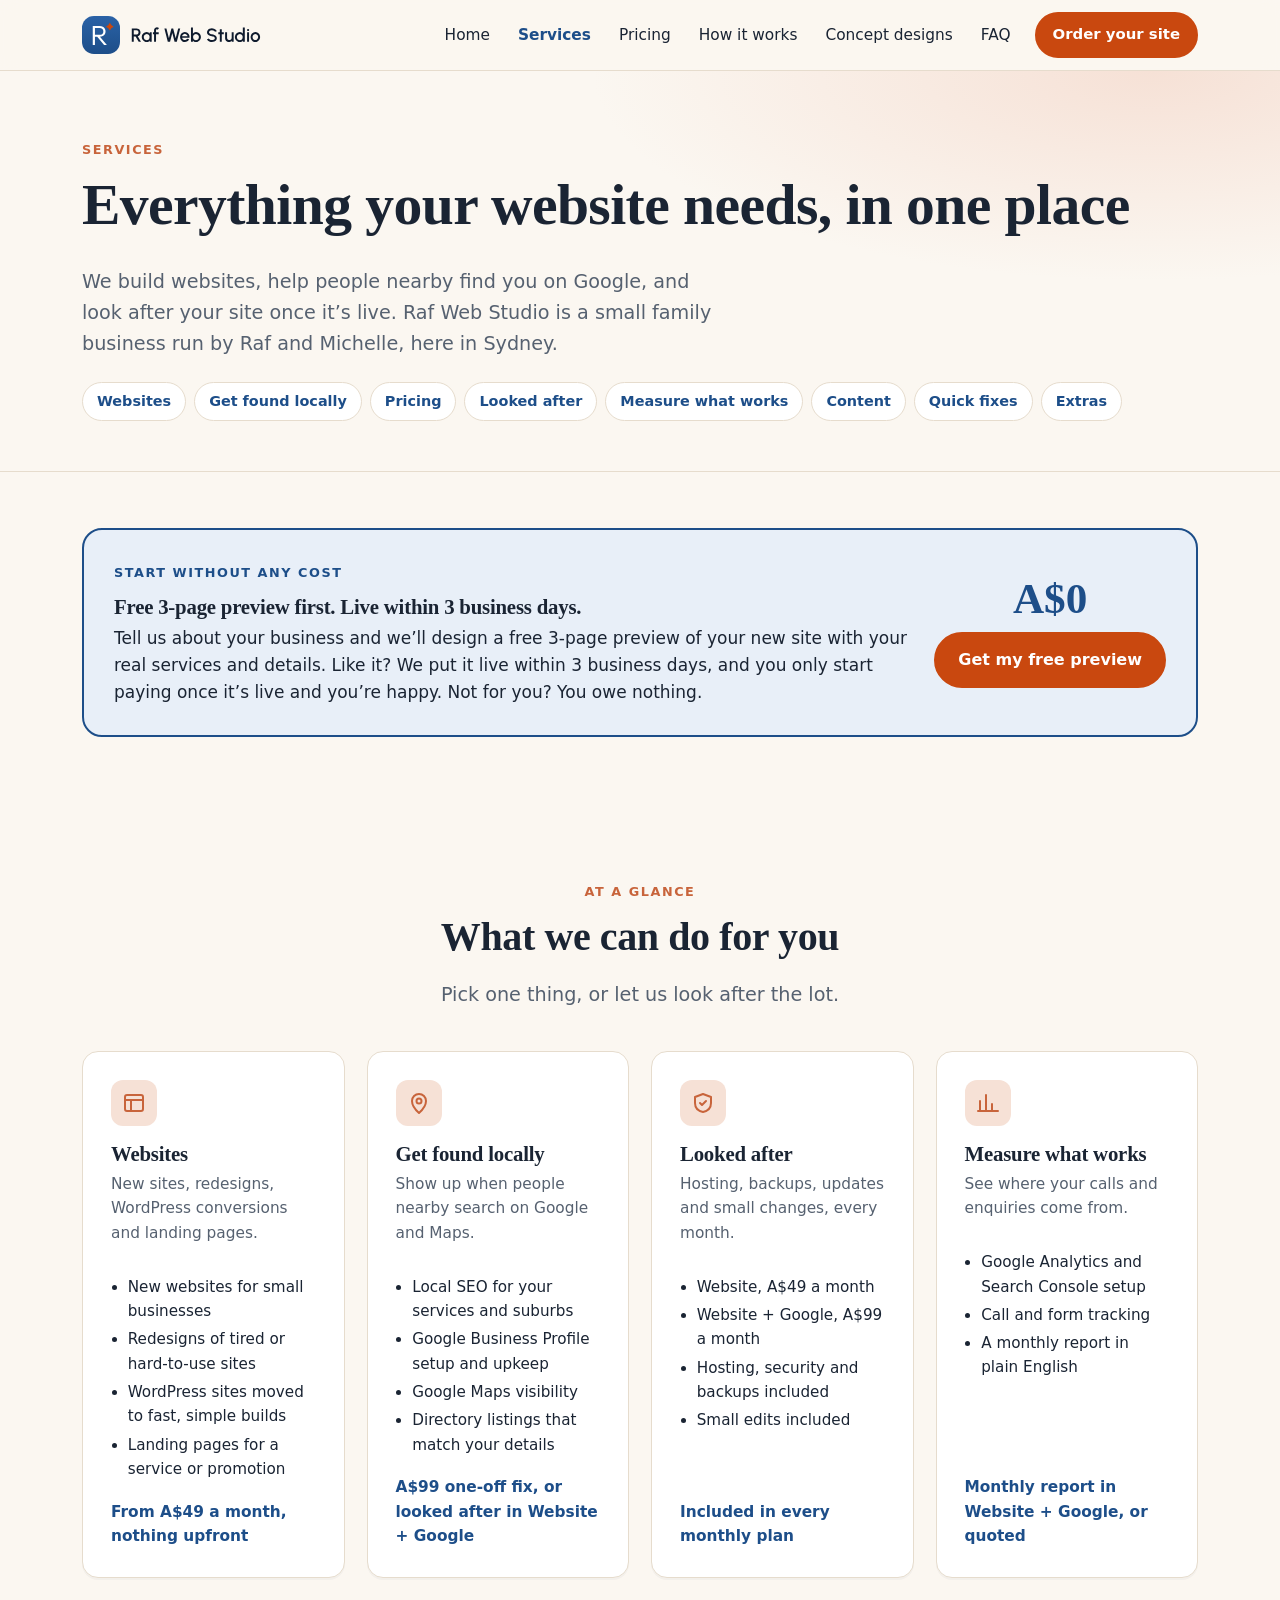
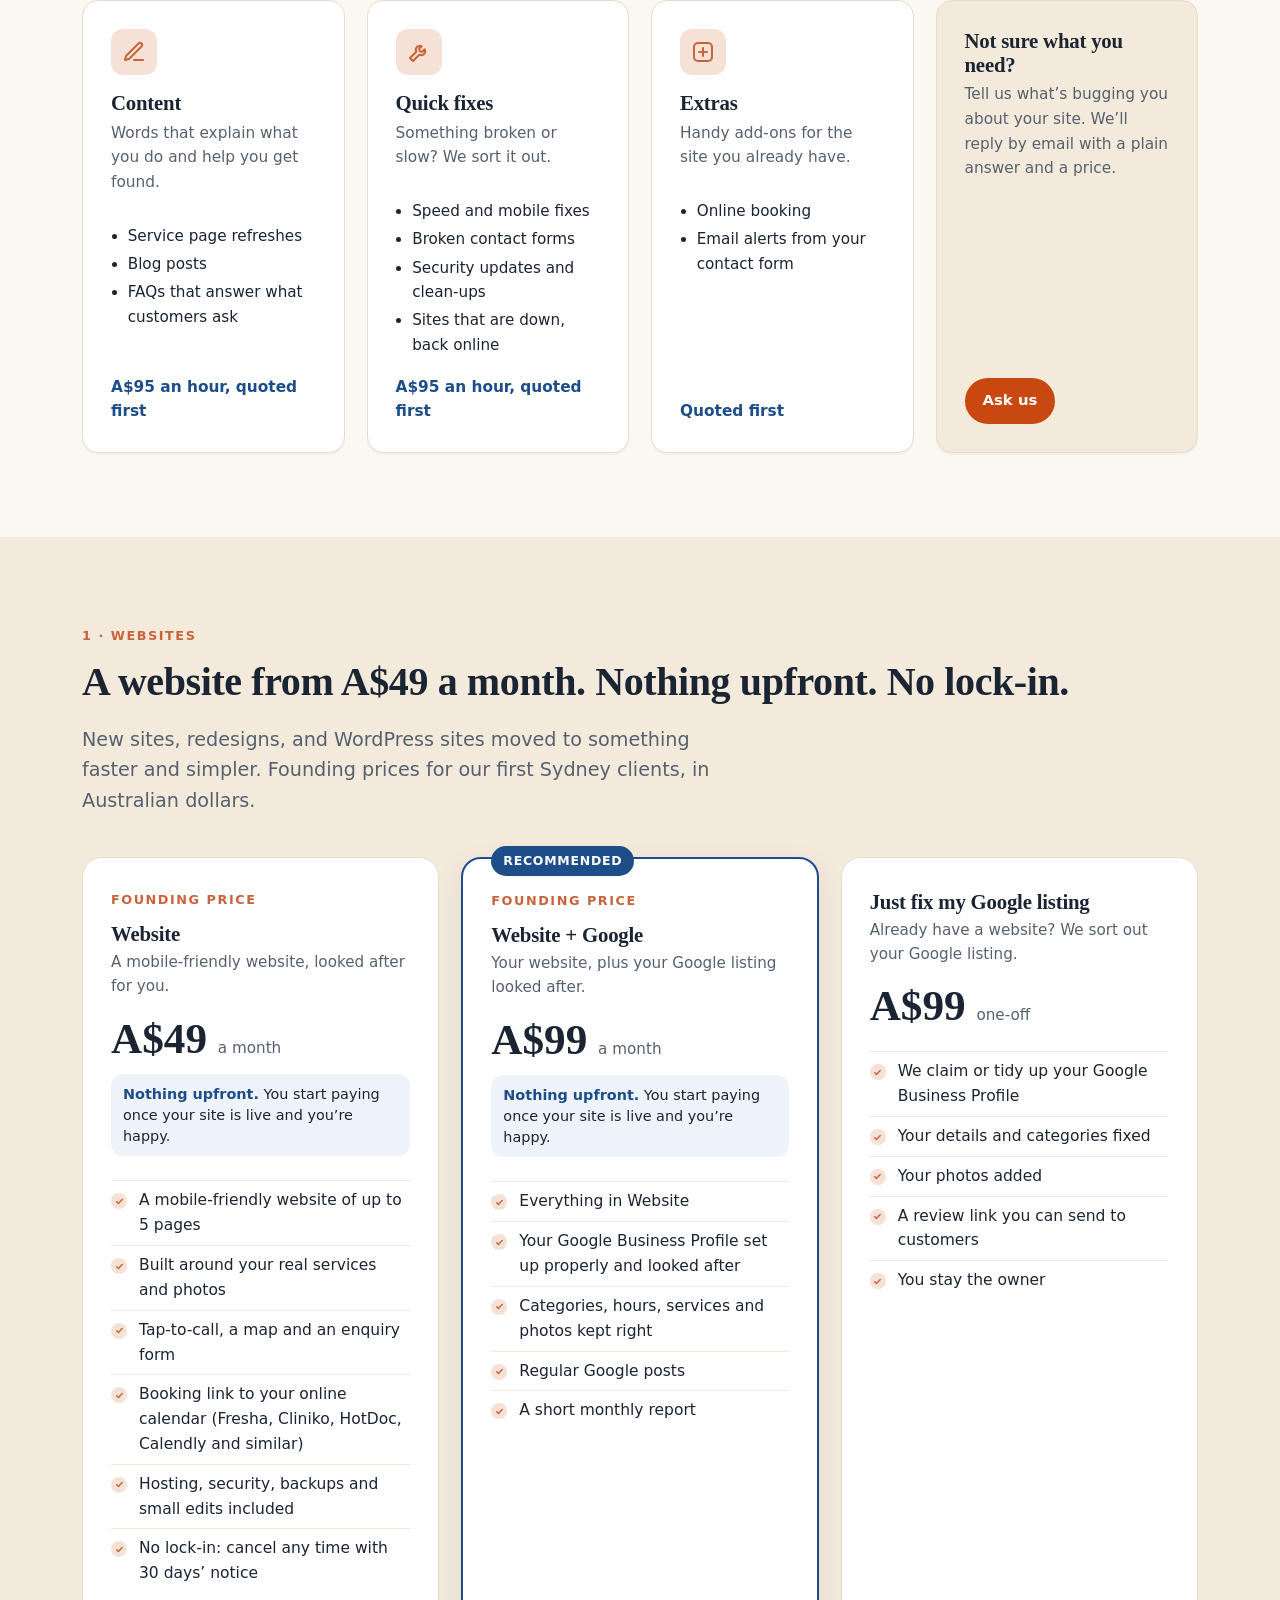
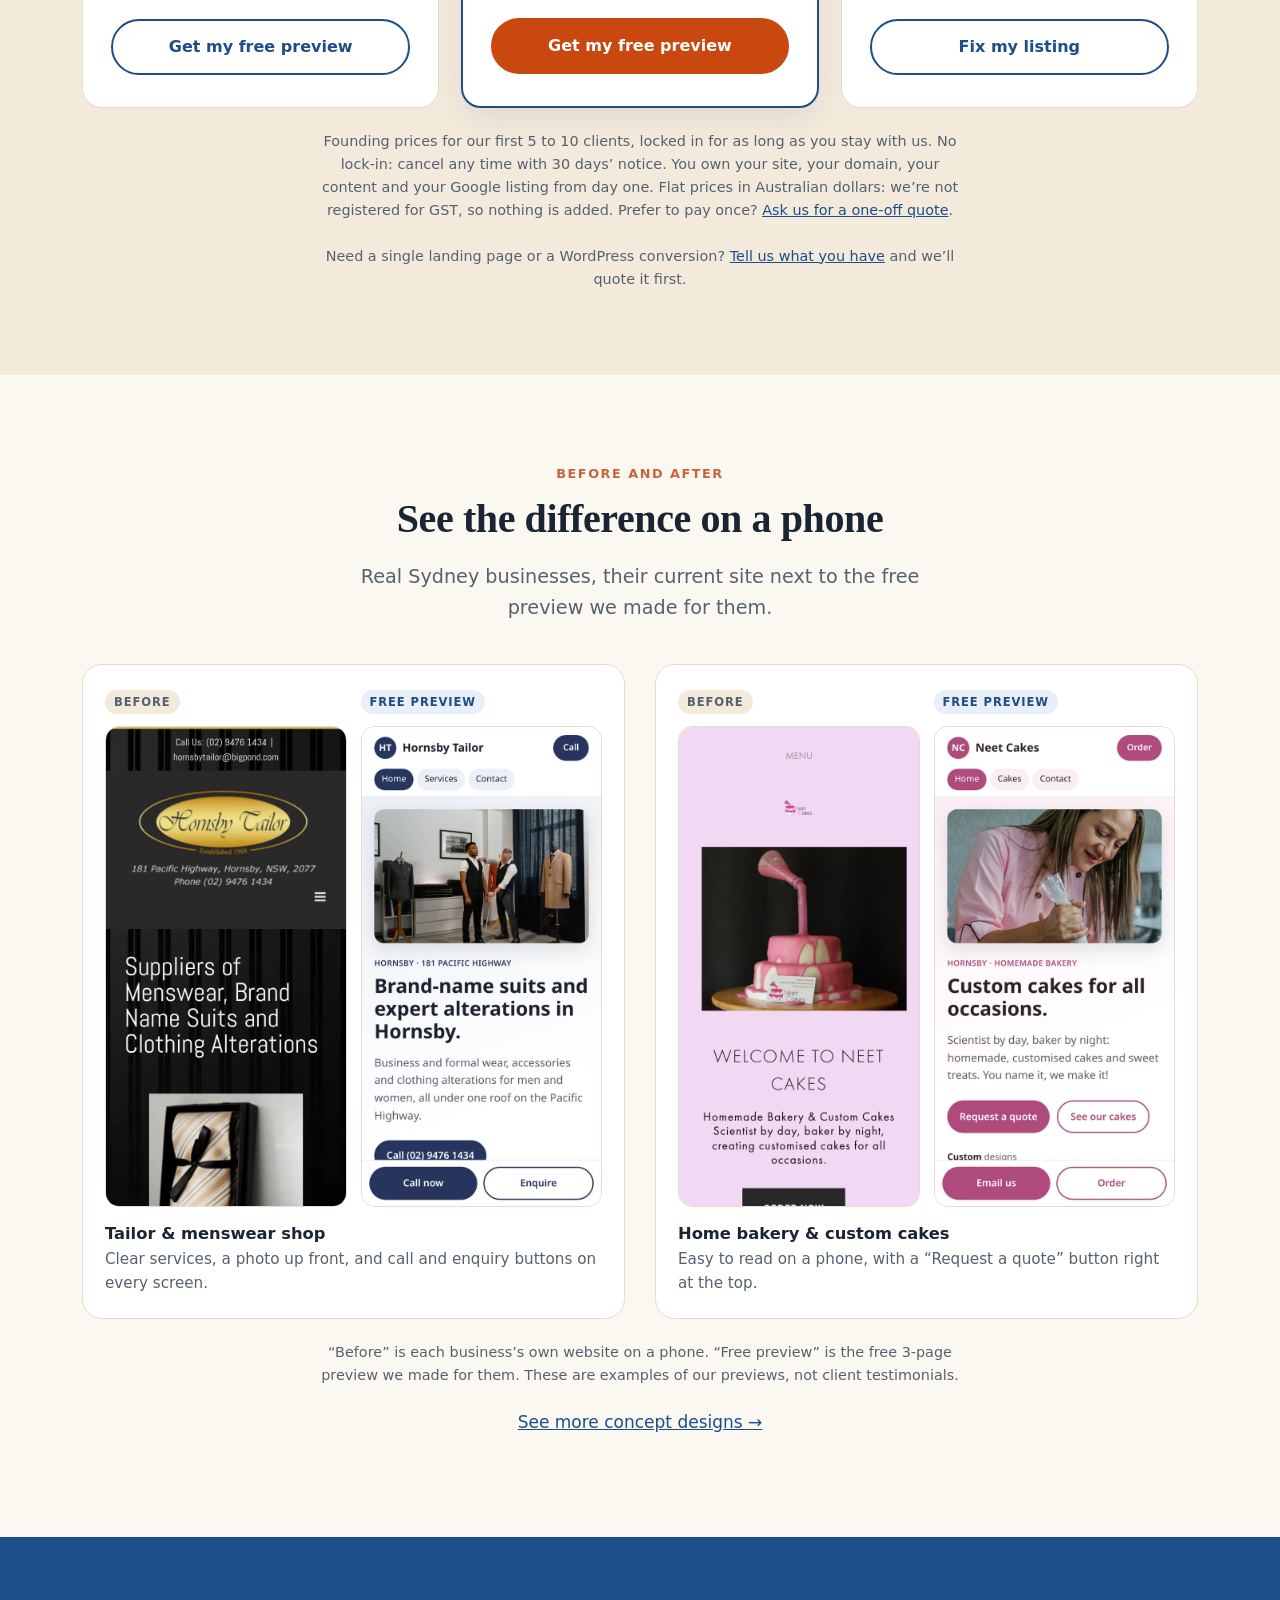
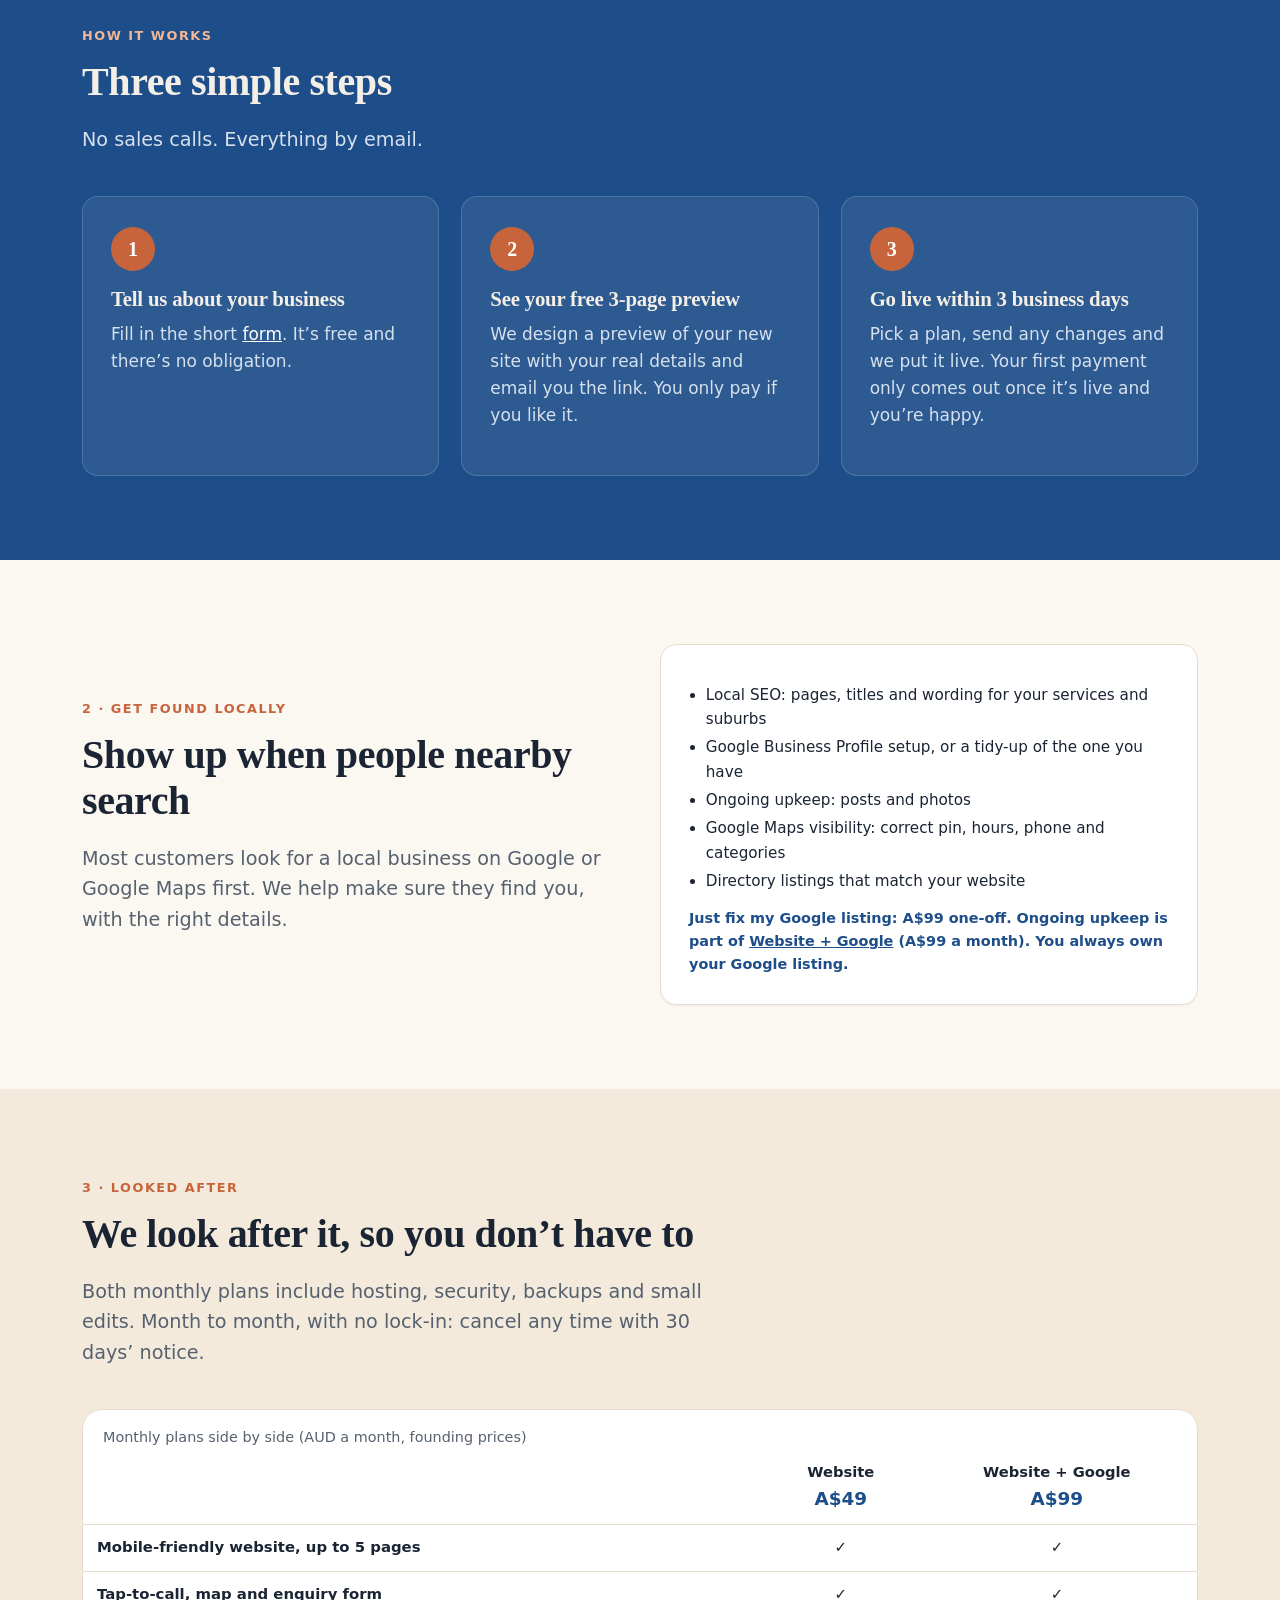
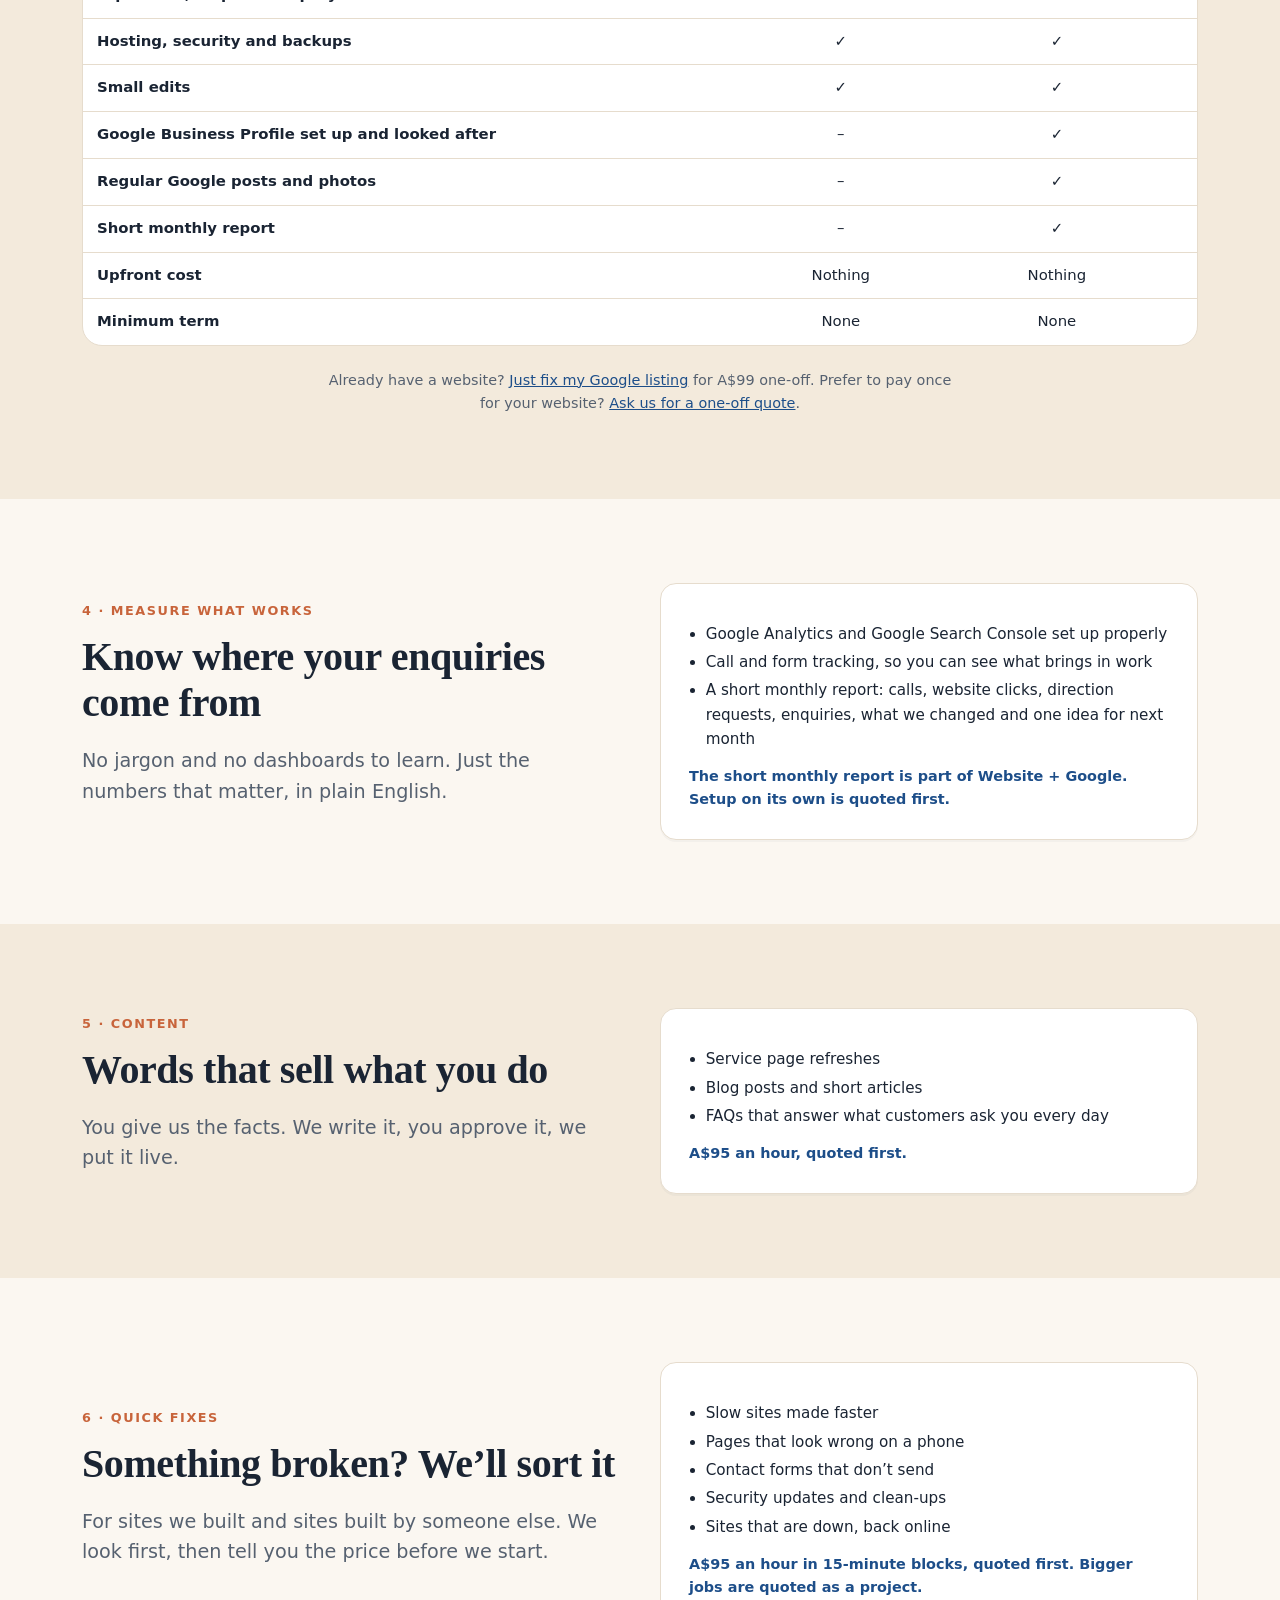
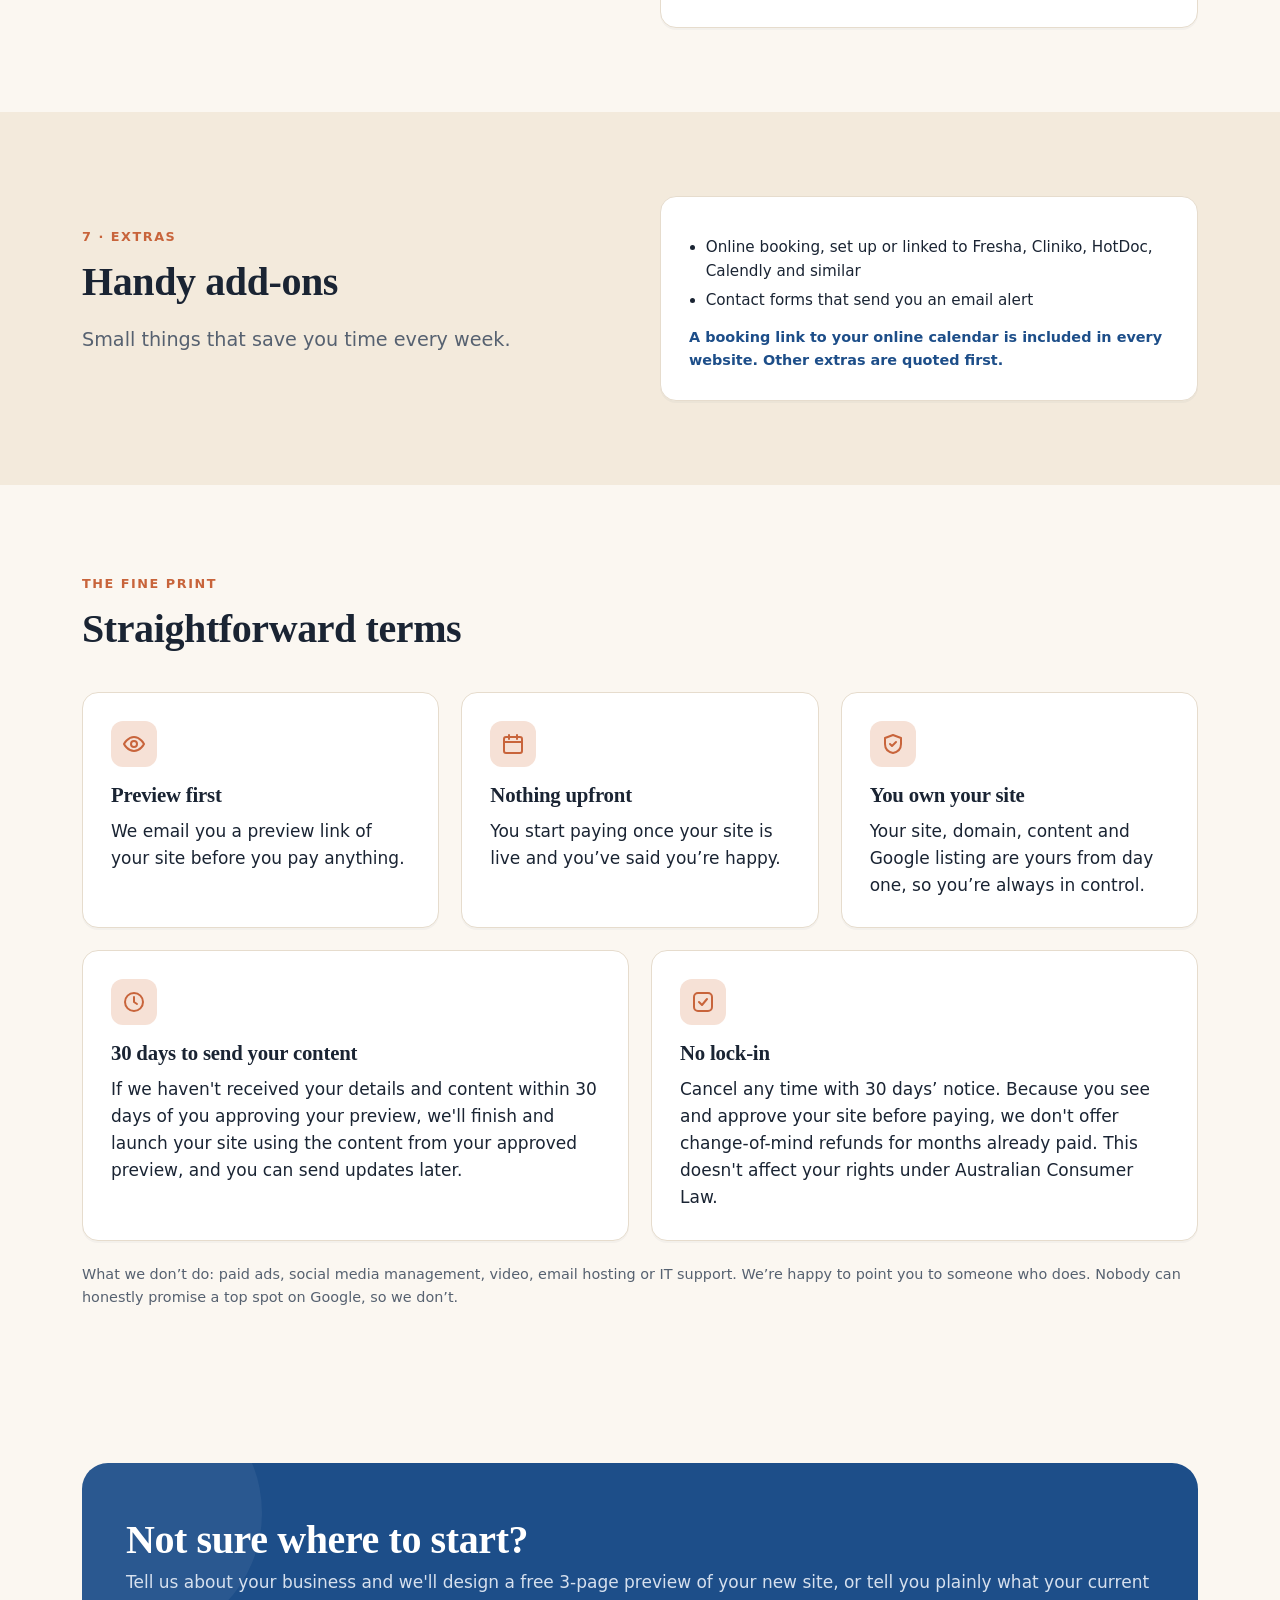
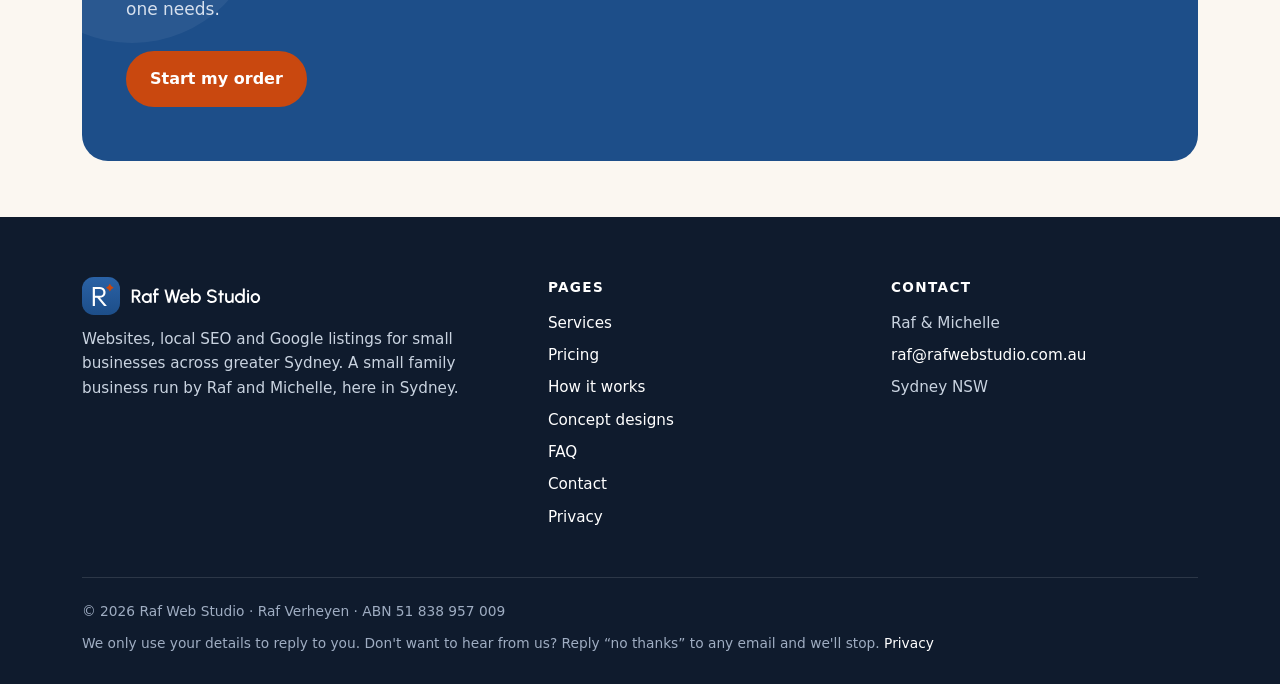
<file: services.html>
<!doctype html>
<html lang="en-AU">
<head>
<meta charset="utf-8">
<meta name="viewport" content="width=device-width, initial-scale=1">
<title>Websites, local SEO and Google listings for Sydney small businesses | Raf Web Studio</title>
<meta name="description" content="Websites from A$49 a month with nothing upfront, Google Business Profile and local SEO, reporting, content and quick fixes for Sydney small businesses. Free 3-page preview first.">
<meta name="robots" content="index, follow">
<link rel="canonical" href="https://rafwebstudio.com.au/services.html">
<meta name="theme-color" content="#1D4E89">
<meta property="og:type" content="website">
<meta property="og:site_name" content="Raf Web Studio">
<meta property="og:locale" content="en_AU">
<meta property="og:title" content="Websites, local SEO and Google listings for Sydney small businesses | Raf Web Studio">
<meta property="og:description" content="Websites from A$49 a month with nothing upfront, Google Business Profile and local SEO, reporting, content and quick fixes for Sydney small businesses. Free 3-page preview first.">
<meta property="og:url" content="https://rafwebstudio.com.au/services.html">
<meta property="og:image" content="https://rafwebstudio.com.au/assets/img/og-image.png">
<meta property="og:image:width" content="1200">
<meta property="og:image:height" content="630">
<meta name="twitter:card" content="summary_large_image">
<meta name="twitter:title" content="Websites, local SEO and Google listings for Sydney small businesses | Raf Web Studio">
<meta name="twitter:description" content="Websites from A$49 a month with nothing upfront, Google Business Profile and local SEO, reporting, content and quick fixes for Sydney small businesses. Free 3-page preview first.">
<meta name="twitter:image" content="https://rafwebstudio.com.au/assets/img/og-image.png">
<link rel="icon" href="/favicon.ico" sizes="48x48">
<link rel="icon" href="/favicon.svg" type="image/svg+xml">
<link rel="icon" href="/favicon-32.png" sizes="32x32" type="image/png">
<link rel="apple-touch-icon" href="/apple-touch-icon.png">
<link rel="manifest" href="/site.webmanifest">
<link rel="stylesheet" href="assets/style.css">
</head>
<body>
<a class="skip" href="#main">Skip to content</a>
<header class="site-head">
 <div class="wrap head-in">
  <a class="brand" href="index.html" aria-label="Raf Web Studio home"><svg xmlns="http://www.w3.org/2000/svg" class="lockup" aria-hidden="true" focusable="false" viewBox="0 0 227.7 48" height="48"><g transform="scale(0.75)"><defs><linearGradient id="g5" x1="0" y1="0" x2="0" y2="1"><stop offset="0" stop-color="#2A62A6"/><stop offset="1" stop-color="#1D4E89"/></linearGradient></defs><rect width="64" height="64" rx="20" fill="url(#g5)"/><path fill="#fff" d="M20.53 34.81V31.7H29.63Q32.68 31.7 34.31 30.15Q35.94 28.6 35.94 25.97Q35.94 23.46 34.32 21.85Q32.7 20.24 29.65 20.24H20.53V17H29.69Q32.77 17 35.01 18.15Q37.25 19.3 38.46 21.31Q39.66 23.33 39.66 25.92Q39.66 28.59 38.46 30.59Q37.25 32.59 35.01 33.7Q32.77 34.81 29.69 34.81ZM18.1 49V17H21.8V49ZM37.18 49 25.3 34.35 28.85 33.19 41.9 49Z"/><path fill="#C9480F" d="M46.9 11.5Q48.85 16.05 53.4 18Q48.85 19.95 46.9 24.5Q44.95 19.95 40.4 18Q44.95 16.05 46.9 11.5Z"/></g><path fill="#0F1B2D" d="M62.88 32.64V15.84H69.06Q70.42 15.84 71.52 16.51Q72.61 17.18 73.26 18.32Q73.9 19.45 73.9 20.84Q73.9 22.01 73.46 22.99Q73.02 23.96 72.23 24.65Q71.45 25.33 70.44 25.64L74.49 32.64H71.61L67.67 25.86H65.38V32.64ZM65.38 23.36H68.8Q69.51 23.36 70.11 23Q70.7 22.65 71.05 22.04Q71.41 21.44 71.41 20.68Q71.41 19.93 71.05 19.33Q70.7 18.72 70.11 18.36Q69.51 18.01 68.8 18.01H65.38ZM85.55 20.64H88.04V32.64H85.54L85.43 30.9Q84.91 31.82 84.01 32.39Q83.12 32.95 81.89 32.95Q80.56 32.95 79.4 32.45Q78.24 31.95 77.36 31.07Q76.48 30.18 75.99 29.02Q75.49 27.86 75.49 26.53Q75.49 25.24 75.97 24.11Q76.45 22.98 77.3 22.13Q78.15 21.27 79.28 20.79Q80.4 20.3 81.69 20.3Q82.99 20.3 83.99 20.9Q84.99 21.49 85.65 22.42ZM81.83 30.54Q82.89 30.54 83.68 30.02Q84.47 29.49 84.91 28.6Q85.35 27.71 85.35 26.64Q85.35 25.54 84.9 24.66Q84.46 23.77 83.67 23.25Q82.88 22.73 81.83 22.73Q80.78 22.73 79.92 23.25Q79.06 23.78 78.56 24.67Q78.05 25.56 78.05 26.64Q78.05 27.73 78.57 28.61Q79.09 29.5 79.95 30.02Q80.81 30.54 81.83 30.54ZM93.52 17.91V20.64H96.91V23.14H93.52V32.64H91.03V23.14H89.6V20.64H91.03V17.91Q91.03 16.93 91.51 16.12Q91.99 15.32 92.8 14.83Q93.62 14.35 94.6 14.35Q95.32 14.35 96.01 14.64Q96.7 14.93 97.24 15.53L95.45 17.29Q95.31 17.08 95.08 16.96Q94.85 16.85 94.6 16.85Q94.16 16.85 93.84 17.16Q93.52 17.47 93.52 17.91ZM108.38 32.64 104.08 15.84H106.66L109.8 28.16L112.94 15.84H115.2L118.35 28.16L121.48 15.84H124.06L119.78 32.64H116.92L114.07 21.52L111.23 32.64ZM129.88 32.95Q128.22 32.95 126.86 32.1Q125.5 31.25 124.69 29.81Q123.88 28.37 123.88 26.63Q123.88 25.32 124.34 24.17Q124.81 23.03 125.63 22.16Q126.46 21.29 127.55 20.8Q128.64 20.3 129.88 20.3Q131.25 20.3 132.41 20.88Q133.56 21.45 134.37 22.45Q135.19 23.45 135.58 24.75Q135.96 26.05 135.8 27.51H126.55Q126.7 28.34 127.16 29.01Q127.61 29.67 128.31 30.06Q129.01 30.44 129.88 30.46Q130.79 30.46 131.54 30Q132.28 29.54 132.76 28.74L135.31 29.33Q134.58 30.92 133.13 31.94Q131.68 32.95 129.88 32.95ZM126.47 25.61H133.28Q133.16 24.75 132.68 24.04Q132.2 23.34 131.47 22.92Q130.74 22.51 129.88 22.51Q129.02 22.51 128.3 22.92Q127.57 23.33 127.1 24.03Q126.62 24.73 126.47 25.61ZM143.88 20.3Q145.63 20.3 147.07 21.16Q148.5 22.01 149.35 23.44Q150.21 24.88 150.21 26.62Q150.21 27.93 149.71 29.08Q149.22 30.23 148.35 31.1Q147.48 31.97 146.34 32.46Q145.19 32.95 143.88 32.95Q142.62 32.95 141.68 32.37Q140.73 31.79 140.14 30.87V32.64H137.64V14.64H140.14V22.39Q140.73 21.46 141.68 20.88Q142.62 20.3 143.88 20.3ZM143.85 30.53Q144.9 30.53 145.77 30Q146.63 29.48 147.14 28.59Q147.65 27.7 147.65 26.62Q147.65 25.53 147.13 24.65Q146.61 23.76 145.75 23.24Q144.88 22.71 143.85 22.71Q142.81 22.71 142.02 23.24Q141.22 23.77 140.78 24.66Q140.34 25.55 140.34 26.62Q140.34 27.71 140.79 28.6Q141.23 29.48 142.02 30.01Q142.81 30.53 143.85 30.53ZM164.11 32.95Q162.73 32.95 161.46 32.52Q160.19 32.09 159.24 31.28Q158.29 30.47 157.88 29.35L160.23 28.48Q160.43 29.06 161.01 29.5Q161.59 29.95 162.4 30.2Q163.21 30.46 164.11 30.46Q165.08 30.46 165.92 30.15Q166.76 29.84 167.28 29.28Q167.8 28.73 167.8 27.98Q167.8 27.22 167.26 26.73Q166.72 26.24 165.87 25.95Q165.02 25.66 164.11 25.51Q162.35 25.22 160.95 24.67Q159.55 24.12 158.74 23.12Q157.93 22.12 157.93 20.54Q157.93 19.03 158.79 17.92Q159.65 16.8 161.06 16.18Q162.47 15.56 164.11 15.56Q165.46 15.56 166.73 15.99Q168.01 16.41 168.97 17.22Q169.93 18.04 170.35 19.19L167.99 20.04Q167.79 19.46 167.21 19.02Q166.63 18.57 165.82 18.32Q165.01 18.08 164.11 18.08Q163.16 18.06 162.32 18.38Q161.48 18.7 160.95 19.25Q160.43 19.81 160.43 20.54Q160.43 21.43 160.92 21.9Q161.41 22.37 162.24 22.59Q163.08 22.82 164.11 22.99Q165.77 23.26 167.18 23.87Q168.59 24.48 169.44 25.49Q170.3 26.51 170.3 27.98Q170.3 29.48 169.44 30.59Q168.58 31.71 167.18 32.33Q165.77 32.95 164.11 32.95ZM179.11 23.14H176.59L176.58 32.64H174.09L174.09 23.14H172.18V20.64H174.09L174.09 16.87H176.58L176.59 20.64H179.11ZM180.78 28.15V20.64H183.28V27.52Q183.28 28.33 183.67 28.99Q184.06 29.65 184.72 30.04Q185.39 30.43 186.18 30.43Q186.99 30.43 187.64 30.04Q188.3 29.65 188.69 28.99Q189.08 28.33 189.08 27.52V20.64H191.57L191.59 32.64H189.09L189.08 31.34Q188.46 32.09 187.55 32.52Q186.64 32.95 185.59 32.95Q184.26 32.95 183.17 32.3Q182.07 31.66 181.43 30.57Q180.78 29.48 180.78 28.15ZM203.17 14.64H205.67V32.64H203.17V30.88Q202.58 31.81 201.63 32.38Q200.68 32.95 199.42 32.95Q198.11 32.95 196.97 32.46Q195.83 31.97 194.96 31.1Q194.09 30.23 193.6 29.09Q193.1 27.95 193.1 26.64Q193.1 25.33 193.6 24.19Q194.09 23.05 194.96 22.18Q195.83 21.31 196.97 20.81Q198.11 20.32 199.42 20.32Q200.68 20.32 201.63 20.89Q202.58 21.46 203.17 22.39ZM199.44 30.54Q200.5 30.54 201.29 30.02Q202.08 29.49 202.52 28.6Q202.96 27.71 202.96 26.64Q202.96 25.54 202.52 24.66Q202.07 23.77 201.28 23.25Q200.49 22.73 199.44 22.73Q198.4 22.73 197.54 23.25Q196.68 23.78 196.17 24.67Q195.66 25.56 195.66 26.64Q195.66 27.73 196.18 28.61Q196.7 29.5 197.56 30.02Q198.42 30.54 199.44 30.54ZM208.55 20.64H211.04V32.64H208.55ZM209.81 18.9Q209.25 18.9 208.86 18.53Q208.47 18.15 208.47 17.59Q208.47 17.04 208.86 16.66Q209.25 16.28 209.81 16.28Q210.36 16.28 210.74 16.66Q211.12 17.04 211.12 17.59Q211.12 18.15 210.75 18.53Q210.37 18.9 209.81 18.9ZM218.99 32.95Q217.33 32.95 215.97 32.1Q214.61 31.25 213.8 29.81Q212.99 28.38 212.99 26.64Q212.99 25.32 213.46 24.17Q213.92 23.03 214.75 22.16Q215.57 21.29 216.66 20.8Q217.75 20.3 218.99 20.3Q220.64 20.3 222.01 21.16Q223.37 22.01 224.18 23.45Q224.99 24.89 224.99 26.64Q224.99 27.95 224.52 29.09Q224.05 30.23 223.23 31.1Q222.41 31.97 221.32 32.46Q220.24 32.95 218.99 32.95ZM218.99 30.46Q219.98 30.46 220.78 29.93Q221.57 29.4 222.03 28.53Q222.49 27.66 222.49 26.64Q222.49 25.59 222.02 24.72Q221.55 23.84 220.75 23.32Q219.96 22.8 218.99 22.8Q218 22.8 217.2 23.33Q216.41 23.86 215.95 24.73Q215.48 25.6 215.48 26.64Q215.48 27.71 215.96 28.58Q216.44 29.44 217.24 29.95Q218.04 30.46 218.99 30.46Z"/></svg></a>
  <button class="menu-btn" aria-expanded="false" aria-controls="nav">Menu</button>
  <nav class="nav" id="nav" aria-label="Main">
   <a href="index.html">Home</a><a href="services.html" aria-current="page">Services</a><a href="services.html#pricing">Pricing</a><a href="how-it-works.html">How it works</a><a href="work.html">Concept designs</a><a href="faq.html">FAQ</a>
   <a class="btn sm" href="contact.html">Order your site</a>
  </nav>
 </div>
</header>
<main id="main">
<section class="page-head"><div class="wrap"><span class="eyebrow">Services</span><h1>Everything your website needs, in one place</h1><p class="lead">We build websites, help people nearby find you on Google, and look after your site once it&rsquo;s live. Raf Web Studio is a small family business run by Raf and Michelle, here in Sydney.</p>
 <nav class="jump" aria-label="Services on this page"><a href="#websites">Websites</a><a href="#local">Get found locally</a><a href="#pricing">Pricing</a><a href="#care-plans">Looked after</a><a href="#measure">Measure what works</a><a href="#content">Content</a><a href="#fixes">Quick fixes</a><a href="#extras">Extras</a></nav>
</div></section>
<section class="tight"><div class="wrap">
 <div class="launch" style="background:#E8EFF8;border:2px solid var(--green);margin:0">
 <div>
  <span class="eyebrow" style="color:var(--green)">Start without any cost</span>
  <h3>Free 3-page preview first. Live within 3 business days.</h3>
  <p style="color:var(--ink)">Tell us about your business and we&rsquo;ll design a free 3-page preview of your new site with your real services and details. Like it? We put it live within 3 business days, and you only start paying once it&rsquo;s live and you&rsquo;re happy. Not for you? You owe nothing.</p>
 </div>
 <div><div class="amount" style="color:var(--green)">A$0</div><a class="btn" href="contact.html?package=Free%20preview">Get my free preview</a></div>
 </div>
</div></section>
<section><div class="wrap">
 <div class="sec-head center"><span class="eyebrow">At a glance</span><h2>What we can do for you</h2><p class="lead">Pick one thing, or let us look after the lot.</p></div>
 <div class="grid g4 svc-grid"><a class="card svc" href="#pricing"><div class="icon"><svg viewBox="0 0 24 24" fill="none" stroke="currentColor" stroke-width="2" stroke-linecap="round" stroke-linejoin="round"><rect x="3" y="4" width="18" height="16" rx="2"/><path d="M3 9h18M9 9v11"/></svg></div><h3>Websites</h3><p>New sites, redesigns, WordPress conversions and landing pages.</p><ul class="svc-list"><li>New websites for small businesses</li><li>Redesigns of tired or hard-to-use sites</li><li>WordPress sites moved to fast, simple builds</li><li>Landing pages for a service or promotion</li></ul><p class="svc-price">From A$49 a month, nothing upfront</p></a><a class="card svc" href="#local"><div class="icon"><svg viewBox="0 0 24 24" fill="none" stroke="currentColor" stroke-width="2" stroke-linecap="round" stroke-linejoin="round"><path d="M12 22s7-6.2 7-12a7 7 0 1 0-14 0c0 5.8 7 12 7 12z"/><circle cx="12" cy="10" r="2.5"/></svg></div><h3>Get found locally</h3><p>Show up when people nearby search on Google and Maps.</p><ul class="svc-list"><li>Local SEO for your services and suburbs</li><li>Google Business Profile setup and upkeep</li><li>Google Maps visibility</li><li>Directory listings that match your details</li></ul><p class="svc-price">A$99 one-off fix, or looked after in Website + Google</p></a><a class="card svc" href="#care-plans"><div class="icon"><svg viewBox="0 0 24 24" fill="none" stroke="currentColor" stroke-width="2" stroke-linecap="round" stroke-linejoin="round"><path d="M12 3 4 6v6c0 5 3.5 8 8 9 4.5-1 8-4 8-9V6z"/><path d="m9 12 2 2 4-4"/></svg></div><h3>Looked after</h3><p>Hosting, backups, updates and small changes, every month.</p><ul class="svc-list"><li>Website, A$49 a month</li><li>Website + Google, A$99 a month</li><li>Hosting, security and backups included</li><li>Small edits included</li></ul><p class="svc-price">Included in every monthly plan</p></a><a class="card svc" href="#measure"><div class="icon"><svg viewBox="0 0 24 24" fill="none" stroke="currentColor" stroke-width="2" stroke-linecap="round" stroke-linejoin="round"><path d="M4 20V10M10 20V4M16 20v-7M22 20H2"/></svg></div><h3>Measure what works</h3><p>See where your calls and enquiries come from.</p><ul class="svc-list"><li>Google Analytics and Search Console setup</li><li>Call and form tracking</li><li>A monthly report in plain English</li></ul><p class="svc-price">Monthly report in Website + Google, or quoted</p></a><a class="card svc" href="#content"><div class="icon"><svg viewBox="0 0 24 24" fill="none" stroke="currentColor" stroke-width="2" stroke-linecap="round" stroke-linejoin="round"><path d="M12 20h9"/><path d="M16.5 3.5a2.1 2.1 0 0 1 3 3L7 19l-4 1 1-4z"/></svg></div><h3>Content</h3><p>Words that explain what you do and help you get found.</p><ul class="svc-list"><li>Service page refreshes</li><li>Blog posts</li><li>FAQs that answer what customers ask</li></ul><p class="svc-price">A$95 an hour, quoted first</p></a><a class="card svc" href="#fixes"><div class="icon"><svg viewBox="0 0 24 24" fill="none" stroke="currentColor" stroke-width="2" stroke-linecap="round" stroke-linejoin="round"><path d="M14.7 6.3a4 4 0 0 0-5.4 5.4L3 18l3 3 6.3-6.3a4 4 0 0 0 5.4-5.4l-2.5 2.5-2.5-.5-.5-2.5z"/></svg></div><h3>Quick fixes</h3><p>Something broken or slow? We sort it out.</p><ul class="svc-list"><li>Speed and mobile fixes</li><li>Broken contact forms</li><li>Security updates and clean-ups</li><li>Sites that are down, back online</li></ul><p class="svc-price">A$95 an hour, quoted first</p></a><a class="card svc" href="#extras"><div class="icon"><svg viewBox="0 0 24 24" fill="none" stroke="currentColor" stroke-width="2" stroke-linecap="round" stroke-linejoin="round"><rect x="3" y="3" width="18" height="18" rx="4"/><path d="M12 8v8M8 12h8"/></svg></div><h3>Extras</h3><p>Handy add-ons for the site you already have.</p><ul class="svc-list"><li>Online booking</li><li>Email alerts from your contact form</li></ul><p class="svc-price">Quoted first</p></a><div class="card svc svc-ask"><h3>Not sure what you need?</h3><p>Tell us what&rsquo;s bugging you about your site. We&rsquo;ll reply by email with a plain answer and a price.</p><a class="btn sm" href="contact.html">Ask us</a></div></div>
</div></section>
<section class="alt" id="websites"><div class="wrap" id="pricing">
 <div class="sec-head"><span class="eyebrow">1 &middot; Websites</span><h2>A website from A$49 a month. Nothing upfront. No lock-in.</h2><p class="lead">New sites, redesigns, and WordPress sites moved to something faster and simpler. Founding prices for our first Sydney clients, in Australian dollars.</p></div>
 <div class="price-grid">
 <div class="price">
  <span class="eyebrow">Founding price</span>
  <h3>Website</h3><p class="sub">A mobile-friendly website, looked after for you.</p>
  <div class="amount">A$49 <small>a month</small></div>
  <p class="care-line"><span><strong>Nothing upfront.</strong> You start paying once your site is live and you&rsquo;re happy.</span></p>
  <ul>
   <li>A mobile-friendly website of up to 5 pages</li>
   <li>Built around your real services and photos</li>
   <li>Tap-to-call, a map and an enquiry form</li>
   <li>Booking link to your online calendar (Fresha, Cliniko, HotDoc, Calendly and similar)</li>
   <li>Hosting, security, backups and small edits included</li>
   <li>No lock-in: cancel any time with 30 days&rsquo; notice</li>
  </ul>
  <a class="btn ghost" href="contact.html?package=Website">Get my free preview</a>
 </div>
 <div class="price feature">
  <span class="badge">Recommended</span>
  <span class="eyebrow">Founding price</span>
  <h3>Website + Google</h3><p class="sub">Your website, plus your Google listing looked after.</p>
  <div class="amount">A$99 <small>a month</small></div>
  <p class="care-line"><span><strong>Nothing upfront.</strong> You start paying once your site is live and you&rsquo;re happy.</span></p>
  <ul>
   <li>Everything in Website</li>
   <li>Your Google Business Profile set up properly and looked after</li>
   <li>Categories, hours, services and photos kept right</li>
   <li>Regular Google posts</li>
   <li>A short monthly report</li>
  </ul>
  <a class="btn" href="contact.html?package=Website%20%2B%20Google">Get my free preview</a>
 </div>
 <div class="price">
  <h3>Just fix my Google listing</h3><p class="sub">Already have a website? We sort out your Google listing.</p>
  <div class="amount">A$99 <small>one-off</small></div>
  <ul>
   <li>We claim or tidy up your Google Business Profile</li>
   <li>Your details and categories fixed</li>
   <li>Your photos added</li>
   <li>A review link you can send to customers</li>
   <li>You stay the owner</li>
  </ul>
  <a class="btn ghost" href="contact.html?package=Google%20listing%20fix">Fix my listing</a>
 </div>
</div>
<p class="fine center price-note">Founding prices for our first 5 to 10 clients, locked in for as long as you stay with us. No lock-in: cancel any time with 30 days&rsquo; notice. You own your site, your domain, your content and your Google listing from day one. Flat prices in Australian dollars: we&rsquo;re not registered for GST, so nothing is added. Prefer to pay once? <a href="contact.html?package=One-off%20quote">Ask us for a one-off quote</a>.</p>
 <p class="fine center price-note">Need a single landing page or a WordPress conversion? <a href="contact.html">Tell us what you have</a> and we&rsquo;ll quote it first.</p>
</div></section>
<section id="before-after"><div class="wrap">
 <div class="sec-head center"><span class="eyebrow">Before and after</span><h2>See the difference on a phone</h2><p class="lead">Real Sydney businesses, their current site next to the free preview we made for them.</p></div>
 <div class="ba-grid">
 <figure class="ba">
  <div class="ba-pair">
   <div><span class="pill">Before</span><img src="assets/img/ba/hornsby-tailor-before.webp" width="300" height="600" alt="A tailor&rsquo;s current website on a phone: dark page, small logo and no clear way to call" loading="lazy" decoding="async"></div>
   <div><span class="pill ba-after">Free preview</span><img src="assets/img/ba/hornsby-tailor-after.webp" width="300" height="600" alt="Our free preview for the same tailor: clear heading, photo and call and enquiry buttons" loading="lazy" decoding="async"></div>
  </div>
  <figcaption><strong>Tailor &amp; menswear shop</strong>Clear services, a photo up front, and call and enquiry buttons on every screen.</figcaption>
 </figure>
 <figure class="ba">
  <div class="ba-pair">
   <div><span class="pill">Before</span><img src="assets/img/ba/neet-cakes-before.webp" width="300" height="600" alt="A cake maker&rsquo;s current website on a phone: big logo and light grey text" loading="lazy" decoding="async"></div>
   <div><span class="pill ba-after">Free preview</span><img src="assets/img/ba/neet-cakes-after.webp" width="300" height="600" alt="Our free preview for the same cake maker: clear heading and request a quote button" loading="lazy" decoding="async"></div>
  </div>
  <figcaption><strong>Home bakery &amp; custom cakes</strong>Easy to read on a phone, with a &ldquo;Request a quote&rdquo; button right at the top.</figcaption>
 </figure>
</div>
<p class="fine center price-note">&ldquo;Before&rdquo; is each business&rsquo;s own website on a phone. &ldquo;Free preview&rdquo; is the free 3-page preview we made for them. These are examples of our previews, not client testimonials.</p>
 <p class="center" style="margin-top:22px"><a href="work.html">See more concept designs &rarr;</a></p>
</div></section>
<section class="dark"><div class="wrap">
 <div class="sec-head"><span class="eyebrow">How it works</span><h2>Three simple steps</h2><p class="lead">No sales calls. Everything by email.</p></div>
 <div class="steps">
 <div class="step"><h3>Tell us about your business</h3><p>Fill in the short <a href="contact.html">form</a>. It&rsquo;s free and there&rsquo;s no obligation.</p></div>
 <div class="step"><h3>See your free 3-page preview</h3><p>We design a preview of your new site with your real details and email you the link. You only pay if you like it.</p></div>
 <div class="step"><h3>Go live within 3 business days</h3><p>Pick a plan, send any changes and we put it live. Your first payment only comes out once it&rsquo;s live and you&rsquo;re happy.</p></div>
</div>
</div></section>
<section id="local"><div class="wrap">
 <div class="grid g2 svc-detail">
  <div><span class="eyebrow">2 &middot; Get found locally</span><h2>Show up when people nearby search</h2><p class="lead">Most customers look for a local business on Google or Google Maps first. We help make sure they find you, with the right details.</p></div>
  <div class="card"><ul class="svc-list">
   <li>Local SEO: pages, titles and wording for your services and suburbs</li>
   <li>Google Business Profile setup, or a tidy-up of the one you have</li>
   <li>Ongoing upkeep: posts and photos</li>
   <li>Google Maps visibility: correct pin, hours, phone and categories</li>
   <li>Directory listings that match your website</li>
  </ul><p class="svc-price">Just fix my Google listing: A$99 one-off. Ongoing upkeep is part of <a href="#pricing">Website + Google</a> (A$99 a month). You always own your Google listing.</p></div>
 </div>
</div></section>
<section class="alt" id="care-plans"><div class="wrap">
 <div class="sec-head"><span class="eyebrow">3 &middot; Looked after</span><h2>We look after it, so you don&rsquo;t have to</h2><p class="lead">Both monthly plans include hosting, security, backups and small edits. Month to month, with no lock-in: cancel any time with 30 days&rsquo; notice.</p></div>
 <div class="table-wrap"><table class="plan-table">
  <caption class="fine">Monthly plans side by side (AUD a month, founding prices)</caption>
  <thead><tr><th scope="col"></th><th scope="col">Website<br><span>A$49</span></th><th scope="col">Website + Google<br><span>A$99</span></th></tr></thead>
  <tbody>
   <tr><th scope="row">Mobile-friendly website, up to 5 pages</th><td>&#10003;</td><td>&#10003;</td></tr>
   <tr><th scope="row">Tap-to-call, map and enquiry form</th><td>&#10003;</td><td>&#10003;</td></tr>
   <tr><th scope="row">Hosting, security and backups</th><td>&#10003;</td><td>&#10003;</td></tr>
   <tr><th scope="row">Small edits</th><td>&#10003;</td><td>&#10003;</td></tr>
   <tr><th scope="row">Google Business Profile set up and looked after</th><td>&ndash;</td><td>&#10003;</td></tr>
   <tr><th scope="row">Regular Google posts and photos</th><td>&ndash;</td><td>&#10003;</td></tr>
   <tr><th scope="row">Short monthly report</th><td>&ndash;</td><td>&#10003;</td></tr>
   <tr><th scope="row">Upfront cost</th><td>Nothing</td><td>Nothing</td></tr>
   <tr><th scope="row">Minimum term</th><td>None</td><td>None</td></tr>
  </tbody>
 </table></div>
 <p class="fine center price-note">Already have a website? <a href="contact.html?package=Google%20listing%20fix">Just fix my Google listing</a> for A$99 one-off. Prefer to pay once for your website? <a href="contact.html?package=One-off%20quote">Ask us for a one-off quote</a>.</p>
</div></section>
<section id="measure"><div class="wrap">
 <div class="grid g2 svc-detail">
  <div><span class="eyebrow">4 &middot; Measure what works</span><h2>Know where your enquiries come from</h2><p class="lead">No jargon and no dashboards to learn. Just the numbers that matter, in plain English.</p></div>
  <div class="card"><ul class="svc-list">
   <li>Google Analytics and Google Search Console set up properly</li>
   <li>Call and form tracking, so you can see what brings in work</li>
   <li>A short monthly report: calls, website clicks, direction requests, enquiries, what we changed and one idea for next month</li>
  </ul><p class="svc-price">The short monthly report is part of Website + Google. Setup on its own is quoted first.</p></div>
 </div>
</div></section>
<section class="alt" id="content"><div class="wrap">
 <div class="grid g2 svc-detail">
  <div><span class="eyebrow">5 &middot; Content</span><h2>Words that sell what you do</h2><p class="lead">You give us the facts. We write it, you approve it, we put it live.</p></div>
  <div class="card"><ul class="svc-list">
   <li>Service page refreshes</li>
   <li>Blog posts and short articles</li>
   <li>FAQs that answer what customers ask you every day</li>
  </ul><p class="svc-price">A$95 an hour, quoted first.</p></div>
 </div>
</div></section>
<section id="fixes"><div class="wrap">
 <div class="grid g2 svc-detail">
  <div><span class="eyebrow">6 &middot; Quick fixes</span><h2>Something broken? We&rsquo;ll sort it</h2><p class="lead">For sites we built and sites built by someone else. We look first, then tell you the price before we start.</p></div>
  <div class="card"><ul class="svc-list">
   <li>Slow sites made faster</li>
   <li>Pages that look wrong on a phone</li>
   <li>Contact forms that don&rsquo;t send</li>
   <li>Security updates and clean-ups</li>
   <li>Sites that are down, back online</li>
  </ul><p class="svc-price">A$95 an hour in 15-minute blocks, quoted first. Bigger jobs are quoted as a project.</p></div>
 </div>
</div></section>
<section class="alt" id="extras"><div class="wrap">
 <div class="grid g2 svc-detail">
  <div><span class="eyebrow">7 &middot; Extras</span><h2>Handy add-ons</h2><p class="lead">Small things that save you time every week.</p></div>
  <div class="card"><ul class="svc-list">
   <li>Online booking, set up or linked to Fresha, Cliniko, HotDoc, Calendly and similar</li>
   <li>Contact forms that send you an email alert</li>
  </ul><p class="svc-price">A booking link to your online calendar is included in every website. Other extras are quoted first.</p></div>
 </div>
</div></section>
<section><div class="wrap">
 <div class="sec-head"><span class="eyebrow">The fine print</span><h2>Straightforward terms</h2></div>
 <div class="grid g3">
  <div class="card"><div class="icon"><svg viewBox="0 0 24 24" fill="none" stroke="currentColor" stroke-width="2" stroke-linecap="round" stroke-linejoin="round"><path d="M2 12s3.6-7 10-7 10 7 10 7-3.6 7-10 7S2 12 2 12z"/><circle cx="12" cy="12" r="3"/></svg></div><h3>Preview first</h3><p>We email you a preview link of your site before you pay anything.</p></div>
  <div class="card"><div class="icon"><svg viewBox="0 0 24 24" fill="none" stroke="currentColor" stroke-width="2" stroke-linecap="round" stroke-linejoin="round"><rect x="3" y="5" width="18" height="16" rx="2"/><path d="M3 10h18M8 3v4M16 3v4"/></svg></div><h3>Nothing upfront</h3><p>You start paying once your site is live and you&rsquo;ve said you&rsquo;re happy.</p></div>
  <div class="card"><div class="icon"><svg viewBox="0 0 24 24" fill="none" stroke="currentColor" stroke-width="2" stroke-linecap="round" stroke-linejoin="round"><path d="M12 3 4 6v6c0 5 3.5 8 8 9 4.5-1 8-4 8-9V6z"/><path d="m9 12 2 2 4-4"/></svg></div><h3>You own your site</h3><p>Your site, domain, content and Google listing are yours from day one, so you&rsquo;re always in control.</p></div>
 </div>
 <div class="grid g2" style="margin-top:22px">
  <div class="card"><div class="icon"><svg viewBox="0 0 24 24" fill="none" stroke="currentColor" stroke-width="2" stroke-linecap="round" stroke-linejoin="round"><circle cx="12" cy="12" r="9"/><path d="M12 7v5l3 2"/></svg></div><h3>30 days to send your content</h3><p>If we haven't received your details and content within 30 days of you approving your preview, we'll finish and launch your site using the content from your approved preview, and you can send updates later.</p></div>
  <div class="card"><div class="icon"><svg viewBox="0 0 24 24" fill="none" stroke="currentColor" stroke-width="2" stroke-linecap="round" stroke-linejoin="round"><rect x="3" y="3" width="18" height="18" rx="4"/><path d="m8 12 3 3 5-6"/></svg></div><h3>No lock-in</h3><p>Cancel any time with 30 days&rsquo; notice. Because you see and approve your site before paying, we don't offer change-of-mind refunds for months already paid. This doesn't affect your rights under Australian Consumer Law.</p></div>
 </div>
 <p class="fine" style="margin-top:22px">What we don&rsquo;t do: paid ads, social media management, video, email hosting or IT support. We&rsquo;re happy to point you to someone who does. Nobody can honestly promise a top spot on Google, so we don&rsquo;t.</p>
</div></section>
<section class="tight"><div class="wrap"><div class="cta">
 <div><h2>Not sure where to start?</h2><p>Tell us about your business and we'll design a free 3-page preview of your new site, or tell you plainly what your current one needs.</p></div>
 <a class="btn" href="contact.html">Start my order</a>
</div></div></section></main>
<footer class="site-foot">
 <div class="wrap">
  <div class="foot-grid">
   <div>
    <a class="brand" href="index.html" aria-label="Raf Web Studio home"><svg xmlns="http://www.w3.org/2000/svg" class="lockup" aria-hidden="true" focusable="false" viewBox="0 0 227.7 48" height="48"><g transform="scale(0.75)"><defs><linearGradient id="g5d" x1="0" y1="0" x2="0" y2="1"><stop offset="0" stop-color="#2A62A6"/><stop offset="1" stop-color="#1D4E89"/></linearGradient></defs><rect width="64" height="64" rx="20" fill="url(#g5d)"/><path fill="#fff" d="M20.53 34.81V31.7H29.63Q32.68 31.7 34.31 30.15Q35.94 28.6 35.94 25.97Q35.94 23.46 34.32 21.85Q32.7 20.24 29.65 20.24H20.53V17H29.69Q32.77 17 35.01 18.15Q37.25 19.3 38.46 21.31Q39.66 23.33 39.66 25.92Q39.66 28.59 38.46 30.59Q37.25 32.59 35.01 33.7Q32.77 34.81 29.69 34.81ZM18.1 49V17H21.8V49ZM37.18 49 25.3 34.35 28.85 33.19 41.9 49Z"/><path fill="#C9480F" d="M46.9 11.5Q48.85 16.05 53.4 18Q48.85 19.95 46.9 24.5Q44.95 19.95 40.4 18Q44.95 16.05 46.9 11.5Z"/></g><path fill="#fff" d="M62.88 32.64V15.84H69.06Q70.42 15.84 71.52 16.51Q72.61 17.18 73.26 18.32Q73.9 19.45 73.9 20.84Q73.9 22.01 73.46 22.99Q73.02 23.96 72.23 24.65Q71.45 25.33 70.44 25.64L74.49 32.64H71.61L67.67 25.86H65.38V32.64ZM65.38 23.36H68.8Q69.51 23.36 70.11 23Q70.7 22.65 71.05 22.04Q71.41 21.44 71.41 20.68Q71.41 19.93 71.05 19.33Q70.7 18.72 70.11 18.36Q69.51 18.01 68.8 18.01H65.38ZM85.55 20.64H88.04V32.64H85.54L85.43 30.9Q84.91 31.82 84.01 32.39Q83.12 32.95 81.89 32.95Q80.56 32.95 79.4 32.45Q78.24 31.95 77.36 31.07Q76.48 30.18 75.99 29.02Q75.49 27.86 75.49 26.53Q75.49 25.24 75.97 24.11Q76.45 22.98 77.3 22.13Q78.15 21.27 79.28 20.79Q80.4 20.3 81.69 20.3Q82.99 20.3 83.99 20.9Q84.99 21.49 85.65 22.42ZM81.83 30.54Q82.89 30.54 83.68 30.02Q84.47 29.49 84.91 28.6Q85.35 27.71 85.35 26.64Q85.35 25.54 84.9 24.66Q84.46 23.77 83.67 23.25Q82.88 22.73 81.83 22.73Q80.78 22.73 79.92 23.25Q79.06 23.78 78.56 24.67Q78.05 25.56 78.05 26.64Q78.05 27.73 78.57 28.61Q79.09 29.5 79.95 30.02Q80.81 30.54 81.83 30.54ZM93.52 17.91V20.64H96.91V23.14H93.52V32.64H91.03V23.14H89.6V20.64H91.03V17.91Q91.03 16.93 91.51 16.12Q91.99 15.32 92.8 14.83Q93.62 14.35 94.6 14.35Q95.32 14.35 96.01 14.64Q96.7 14.93 97.24 15.53L95.45 17.29Q95.31 17.08 95.08 16.96Q94.85 16.85 94.6 16.85Q94.16 16.85 93.84 17.16Q93.52 17.47 93.52 17.91ZM108.38 32.64 104.08 15.84H106.66L109.8 28.16L112.94 15.84H115.2L118.35 28.16L121.48 15.84H124.06L119.78 32.64H116.92L114.07 21.52L111.23 32.64ZM129.88 32.95Q128.22 32.95 126.86 32.1Q125.5 31.25 124.69 29.81Q123.88 28.37 123.88 26.63Q123.88 25.32 124.34 24.17Q124.81 23.03 125.63 22.16Q126.46 21.29 127.55 20.8Q128.64 20.3 129.88 20.3Q131.25 20.3 132.41 20.88Q133.56 21.45 134.37 22.45Q135.19 23.45 135.58 24.75Q135.96 26.05 135.8 27.51H126.55Q126.7 28.34 127.16 29.01Q127.61 29.67 128.31 30.06Q129.01 30.44 129.88 30.46Q130.79 30.46 131.54 30Q132.28 29.54 132.76 28.74L135.31 29.33Q134.58 30.92 133.13 31.94Q131.68 32.95 129.88 32.95ZM126.47 25.61H133.28Q133.16 24.75 132.68 24.04Q132.2 23.34 131.47 22.92Q130.74 22.51 129.88 22.51Q129.02 22.51 128.3 22.92Q127.57 23.33 127.1 24.03Q126.62 24.73 126.47 25.61ZM143.88 20.3Q145.63 20.3 147.07 21.16Q148.5 22.01 149.35 23.44Q150.21 24.88 150.21 26.62Q150.21 27.93 149.71 29.08Q149.22 30.23 148.35 31.1Q147.48 31.97 146.34 32.46Q145.19 32.95 143.88 32.95Q142.62 32.95 141.68 32.37Q140.73 31.79 140.14 30.87V32.64H137.64V14.64H140.14V22.39Q140.73 21.46 141.68 20.88Q142.62 20.3 143.88 20.3ZM143.85 30.53Q144.9 30.53 145.77 30Q146.63 29.48 147.14 28.59Q147.65 27.7 147.65 26.62Q147.65 25.53 147.13 24.65Q146.61 23.76 145.75 23.24Q144.88 22.71 143.85 22.71Q142.81 22.71 142.02 23.24Q141.22 23.77 140.78 24.66Q140.34 25.55 140.34 26.62Q140.34 27.71 140.79 28.6Q141.23 29.48 142.02 30.01Q142.81 30.53 143.85 30.53ZM164.11 32.95Q162.73 32.95 161.46 32.52Q160.19 32.09 159.24 31.28Q158.29 30.47 157.88 29.35L160.23 28.48Q160.43 29.06 161.01 29.5Q161.59 29.95 162.4 30.2Q163.21 30.46 164.11 30.46Q165.08 30.46 165.92 30.15Q166.76 29.84 167.28 29.28Q167.8 28.73 167.8 27.98Q167.8 27.22 167.26 26.73Q166.72 26.24 165.87 25.95Q165.02 25.66 164.11 25.51Q162.35 25.22 160.95 24.67Q159.55 24.12 158.74 23.12Q157.93 22.12 157.93 20.54Q157.93 19.03 158.79 17.92Q159.65 16.8 161.06 16.18Q162.47 15.56 164.11 15.56Q165.46 15.56 166.73 15.99Q168.01 16.41 168.97 17.22Q169.93 18.04 170.35 19.19L167.99 20.04Q167.79 19.46 167.21 19.02Q166.63 18.57 165.82 18.32Q165.01 18.08 164.11 18.08Q163.16 18.06 162.32 18.38Q161.48 18.7 160.95 19.25Q160.43 19.81 160.43 20.54Q160.43 21.43 160.92 21.9Q161.41 22.37 162.24 22.59Q163.08 22.82 164.11 22.99Q165.77 23.26 167.18 23.87Q168.59 24.48 169.44 25.49Q170.3 26.51 170.3 27.98Q170.3 29.48 169.44 30.59Q168.58 31.71 167.18 32.33Q165.77 32.95 164.11 32.95ZM179.11 23.14H176.59L176.58 32.64H174.09L174.09 23.14H172.18V20.64H174.09L174.09 16.87H176.58L176.59 20.64H179.11ZM180.78 28.15V20.64H183.28V27.52Q183.28 28.33 183.67 28.99Q184.06 29.65 184.72 30.04Q185.39 30.43 186.18 30.43Q186.99 30.43 187.64 30.04Q188.3 29.65 188.69 28.99Q189.08 28.33 189.08 27.52V20.64H191.57L191.59 32.64H189.09L189.08 31.34Q188.46 32.09 187.55 32.52Q186.64 32.95 185.59 32.95Q184.26 32.95 183.17 32.3Q182.07 31.66 181.43 30.57Q180.78 29.48 180.78 28.15ZM203.17 14.64H205.67V32.64H203.17V30.88Q202.58 31.81 201.63 32.38Q200.68 32.95 199.42 32.95Q198.11 32.95 196.97 32.46Q195.83 31.97 194.96 31.1Q194.09 30.23 193.6 29.09Q193.1 27.95 193.1 26.64Q193.1 25.33 193.6 24.19Q194.09 23.05 194.96 22.18Q195.83 21.31 196.97 20.81Q198.11 20.32 199.42 20.32Q200.68 20.32 201.63 20.89Q202.58 21.46 203.17 22.39ZM199.44 30.54Q200.5 30.54 201.29 30.02Q202.08 29.49 202.52 28.6Q202.96 27.71 202.96 26.64Q202.96 25.54 202.52 24.66Q202.07 23.77 201.28 23.25Q200.49 22.73 199.44 22.73Q198.4 22.73 197.54 23.25Q196.68 23.78 196.17 24.67Q195.66 25.56 195.66 26.64Q195.66 27.73 196.18 28.61Q196.7 29.5 197.56 30.02Q198.42 30.54 199.44 30.54ZM208.55 20.64H211.04V32.64H208.55ZM209.81 18.9Q209.25 18.9 208.86 18.53Q208.47 18.15 208.47 17.59Q208.47 17.04 208.86 16.66Q209.25 16.28 209.81 16.28Q210.36 16.28 210.74 16.66Q211.12 17.04 211.12 17.59Q211.12 18.15 210.75 18.53Q210.37 18.9 209.81 18.9ZM218.99 32.95Q217.33 32.95 215.97 32.1Q214.61 31.25 213.8 29.81Q212.99 28.38 212.99 26.64Q212.99 25.32 213.46 24.17Q213.92 23.03 214.75 22.16Q215.57 21.29 216.66 20.8Q217.75 20.3 218.99 20.3Q220.64 20.3 222.01 21.16Q223.37 22.01 224.18 23.45Q224.99 24.89 224.99 26.64Q224.99 27.95 224.52 29.09Q224.05 30.23 223.23 31.1Q222.41 31.97 221.32 32.46Q220.24 32.95 218.99 32.95ZM218.99 30.46Q219.98 30.46 220.78 29.93Q221.57 29.4 222.03 28.53Q222.49 27.66 222.49 26.64Q222.49 25.59 222.02 24.72Q221.55 23.84 220.75 23.32Q219.96 22.8 218.99 22.8Q218 22.8 217.2 23.33Q216.41 23.86 215.95 24.73Q215.48 25.6 215.48 26.64Q215.48 27.71 215.96 28.58Q216.44 29.44 217.24 29.95Q218.04 30.46 218.99 30.46Z"/></svg></a>
    <p>Websites, local SEO and Google listings for small businesses across greater Sydney. A small family business run by Raf and Michelle, here in Sydney.</p>
   </div>
   <div>
    <h4>Pages</h4>
    <ul><li><a href="services.html">Services</a></li><li><a href="services.html#pricing">Pricing</a></li><li><a href="how-it-works.html">How it works</a></li><li><a href="work.html">Concept designs</a></li><li><a href="faq.html">FAQ</a></li><li><a href="contact.html">Contact</a></li><li><a href="privacy.html">Privacy</a></li></ul>
   </div>
   <div>
    <h4>Contact</h4>
    <ul>
     <li>Raf &amp; Michelle</li>
     <li><a href="mailto:raf@rafwebstudio.com.au">raf@rafwebstudio.com.au</a></li>
     <li>Sydney NSW</li>
    </ul>
   </div>
  </div>
  <div class="foot-bottom">
   <span>&copy; 2026 Raf Web Studio &middot; Raf Verheyen &middot; <span class="nw">ABN 51 838 957 009</span></span>
   <span>We only use your details to reply to you. Don't want to hear from us? Reply &ldquo;no thanks&rdquo; to any email and we'll stop. <a href="privacy.html">Privacy</a></span>
  </div>
 </div>
</footer>
<script>
(function(){var b=document.querySelector('.menu-btn'),n=document.getElementById('nav');if(b)b.addEventListener('click',function(){var o=n.classList.toggle('open');b.setAttribute('aria-expanded',o);b.textContent=o?'Close':'Menu';});})();
</script>
</body>
</html>
</file>
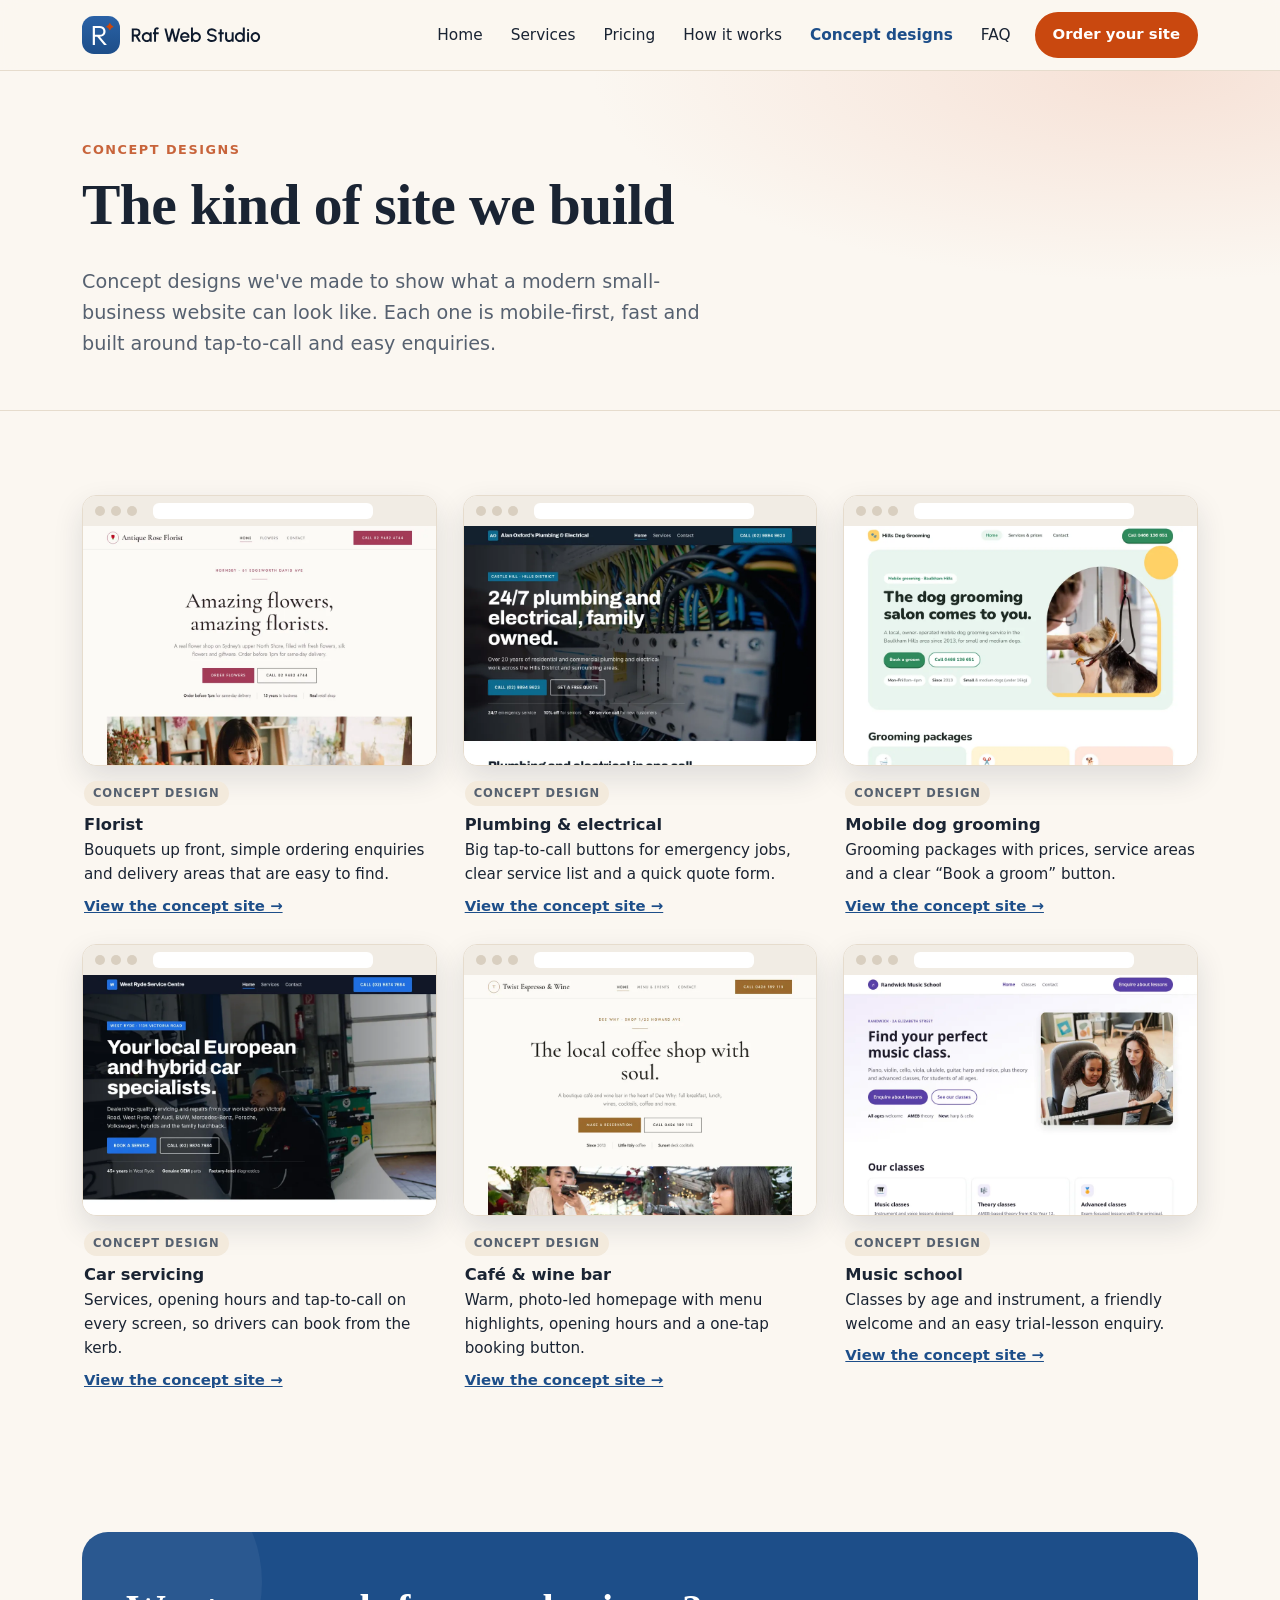
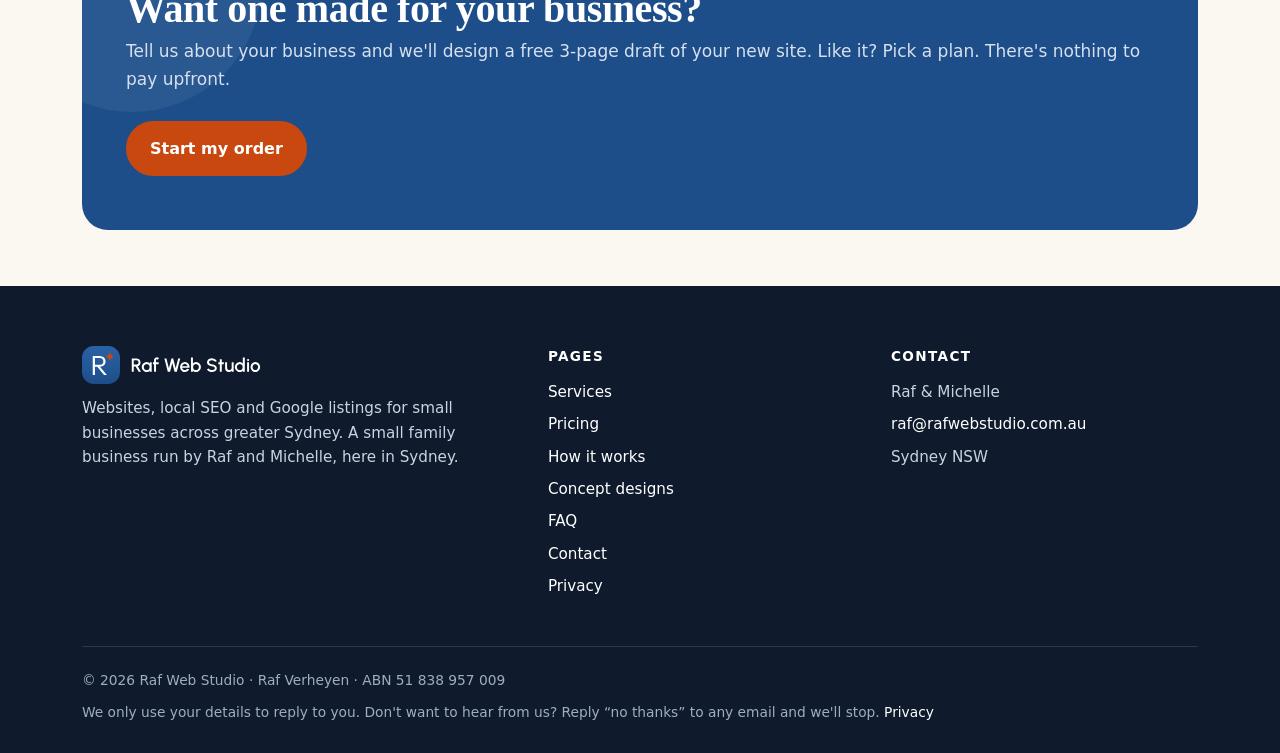
<file: work.html>
<!doctype html>
<html lang="en-AU">
<head>
<meta charset="utf-8">
<meta name="viewport" content="width=device-width, initial-scale=1">
<title>Concept designs | Raf Web Studio</title>
<meta name="description" content="Concept website designs for different kinds of Sydney small businesses: cafés, trades, florists, groomers, music schools and mechanics.">
<meta name="robots" content="index, follow">
<link rel="canonical" href="https://rafwebstudio.com.au/work.html">
<meta name="theme-color" content="#1D4E89">
<meta property="og:type" content="website">
<meta property="og:site_name" content="Raf Web Studio">
<meta property="og:locale" content="en_AU">
<meta property="og:title" content="Concept designs | Raf Web Studio">
<meta property="og:description" content="Concept website designs for different kinds of Sydney small businesses: cafés, trades, florists, groomers, music schools and mechanics.">
<meta property="og:url" content="https://rafwebstudio.com.au/work.html">
<meta property="og:image" content="https://rafwebstudio.com.au/assets/img/og-image.png">
<meta property="og:image:width" content="1200">
<meta property="og:image:height" content="630">
<meta name="twitter:card" content="summary_large_image">
<meta name="twitter:title" content="Concept designs | Raf Web Studio">
<meta name="twitter:description" content="Concept website designs for different kinds of Sydney small businesses: cafés, trades, florists, groomers, music schools and mechanics.">
<meta name="twitter:image" content="https://rafwebstudio.com.au/assets/img/og-image.png">
<link rel="icon" href="/favicon.ico" sizes="48x48">
<link rel="icon" href="/favicon.svg" type="image/svg+xml">
<link rel="icon" href="/favicon-32.png" sizes="32x32" type="image/png">
<link rel="apple-touch-icon" href="/apple-touch-icon.png">
<link rel="manifest" href="/site.webmanifest">
<link rel="stylesheet" href="assets/style.css">
</head>
<body>
<a class="skip" href="#main">Skip to content</a>
<header class="site-head">
 <div class="wrap head-in">
  <a class="brand" href="index.html" aria-label="Raf Web Studio home"><svg xmlns="http://www.w3.org/2000/svg" class="lockup" aria-hidden="true" focusable="false" viewBox="0 0 227.7 48" height="48"><g transform="scale(0.75)"><defs><linearGradient id="g5" x1="0" y1="0" x2="0" y2="1"><stop offset="0" stop-color="#2A62A6"/><stop offset="1" stop-color="#1D4E89"/></linearGradient></defs><rect width="64" height="64" rx="20" fill="url(#g5)"/><path fill="#fff" d="M20.53 34.81V31.7H29.63Q32.68 31.7 34.31 30.15Q35.94 28.6 35.94 25.97Q35.94 23.46 34.32 21.85Q32.7 20.24 29.65 20.24H20.53V17H29.69Q32.77 17 35.01 18.15Q37.25 19.3 38.46 21.31Q39.66 23.33 39.66 25.92Q39.66 28.59 38.46 30.59Q37.25 32.59 35.01 33.7Q32.77 34.81 29.69 34.81ZM18.1 49V17H21.8V49ZM37.18 49 25.3 34.35 28.85 33.19 41.9 49Z"/><path fill="#C9480F" d="M46.9 11.5Q48.85 16.05 53.4 18Q48.85 19.95 46.9 24.5Q44.95 19.95 40.4 18Q44.95 16.05 46.9 11.5Z"/></g><path fill="#0F1B2D" d="M62.88 32.64V15.84H69.06Q70.42 15.84 71.52 16.51Q72.61 17.18 73.26 18.32Q73.9 19.45 73.9 20.84Q73.9 22.01 73.46 22.99Q73.02 23.96 72.23 24.65Q71.45 25.33 70.44 25.64L74.49 32.64H71.61L67.67 25.86H65.38V32.64ZM65.38 23.36H68.8Q69.51 23.36 70.11 23Q70.7 22.65 71.05 22.04Q71.41 21.44 71.41 20.68Q71.41 19.93 71.05 19.33Q70.7 18.72 70.11 18.36Q69.51 18.01 68.8 18.01H65.38ZM85.55 20.64H88.04V32.64H85.54L85.43 30.9Q84.91 31.82 84.01 32.39Q83.12 32.95 81.89 32.95Q80.56 32.95 79.4 32.45Q78.24 31.95 77.36 31.07Q76.48 30.18 75.99 29.02Q75.49 27.86 75.49 26.53Q75.49 25.24 75.97 24.11Q76.45 22.98 77.3 22.13Q78.15 21.27 79.28 20.79Q80.4 20.3 81.69 20.3Q82.99 20.3 83.99 20.9Q84.99 21.49 85.65 22.42ZM81.83 30.54Q82.89 30.54 83.68 30.02Q84.47 29.49 84.91 28.6Q85.35 27.71 85.35 26.64Q85.35 25.54 84.9 24.66Q84.46 23.77 83.67 23.25Q82.88 22.73 81.83 22.73Q80.78 22.73 79.92 23.25Q79.06 23.78 78.56 24.67Q78.05 25.56 78.05 26.64Q78.05 27.73 78.57 28.61Q79.09 29.5 79.95 30.02Q80.81 30.54 81.83 30.54ZM93.52 17.91V20.64H96.91V23.14H93.52V32.64H91.03V23.14H89.6V20.64H91.03V17.91Q91.03 16.93 91.51 16.12Q91.99 15.32 92.8 14.83Q93.62 14.35 94.6 14.35Q95.32 14.35 96.01 14.64Q96.7 14.93 97.24 15.53L95.45 17.29Q95.31 17.08 95.08 16.96Q94.85 16.85 94.6 16.85Q94.16 16.85 93.84 17.16Q93.52 17.47 93.52 17.91ZM108.38 32.64 104.08 15.84H106.66L109.8 28.16L112.94 15.84H115.2L118.35 28.16L121.48 15.84H124.06L119.78 32.64H116.92L114.07 21.52L111.23 32.64ZM129.88 32.95Q128.22 32.95 126.86 32.1Q125.5 31.25 124.69 29.81Q123.88 28.37 123.88 26.63Q123.88 25.32 124.34 24.17Q124.81 23.03 125.63 22.16Q126.46 21.29 127.55 20.8Q128.64 20.3 129.88 20.3Q131.25 20.3 132.41 20.88Q133.56 21.45 134.37 22.45Q135.19 23.45 135.58 24.75Q135.96 26.05 135.8 27.51H126.55Q126.7 28.34 127.16 29.01Q127.61 29.67 128.31 30.06Q129.01 30.44 129.88 30.46Q130.79 30.46 131.54 30Q132.28 29.54 132.76 28.74L135.31 29.33Q134.58 30.92 133.13 31.94Q131.68 32.95 129.88 32.95ZM126.47 25.61H133.28Q133.16 24.75 132.68 24.04Q132.2 23.34 131.47 22.92Q130.74 22.51 129.88 22.51Q129.02 22.51 128.3 22.92Q127.57 23.33 127.1 24.03Q126.62 24.73 126.47 25.61ZM143.88 20.3Q145.63 20.3 147.07 21.16Q148.5 22.01 149.35 23.44Q150.21 24.88 150.21 26.62Q150.21 27.93 149.71 29.08Q149.22 30.23 148.35 31.1Q147.48 31.97 146.34 32.46Q145.19 32.95 143.88 32.95Q142.62 32.95 141.68 32.37Q140.73 31.79 140.14 30.87V32.64H137.64V14.64H140.14V22.39Q140.73 21.46 141.68 20.88Q142.62 20.3 143.88 20.3ZM143.85 30.53Q144.9 30.53 145.77 30Q146.63 29.48 147.14 28.59Q147.65 27.7 147.65 26.62Q147.65 25.53 147.13 24.65Q146.61 23.76 145.75 23.24Q144.88 22.71 143.85 22.71Q142.81 22.71 142.02 23.24Q141.22 23.77 140.78 24.66Q140.34 25.55 140.34 26.62Q140.34 27.71 140.79 28.6Q141.23 29.48 142.02 30.01Q142.81 30.53 143.85 30.53ZM164.11 32.95Q162.73 32.95 161.46 32.52Q160.19 32.09 159.24 31.28Q158.29 30.47 157.88 29.35L160.23 28.48Q160.43 29.06 161.01 29.5Q161.59 29.95 162.4 30.2Q163.21 30.46 164.11 30.46Q165.08 30.46 165.92 30.15Q166.76 29.84 167.28 29.28Q167.8 28.73 167.8 27.98Q167.8 27.22 167.26 26.73Q166.72 26.24 165.87 25.95Q165.02 25.66 164.11 25.51Q162.35 25.22 160.95 24.67Q159.55 24.12 158.74 23.12Q157.93 22.12 157.93 20.54Q157.93 19.03 158.79 17.92Q159.65 16.8 161.06 16.18Q162.47 15.56 164.11 15.56Q165.46 15.56 166.73 15.99Q168.01 16.41 168.97 17.22Q169.93 18.04 170.35 19.19L167.99 20.04Q167.79 19.46 167.21 19.02Q166.63 18.57 165.82 18.32Q165.01 18.08 164.11 18.08Q163.16 18.06 162.32 18.38Q161.48 18.7 160.95 19.25Q160.43 19.81 160.43 20.54Q160.43 21.43 160.92 21.9Q161.41 22.37 162.24 22.59Q163.08 22.82 164.11 22.99Q165.77 23.26 167.18 23.87Q168.59 24.48 169.44 25.49Q170.3 26.51 170.3 27.98Q170.3 29.48 169.44 30.59Q168.58 31.71 167.18 32.33Q165.77 32.95 164.11 32.95ZM179.11 23.14H176.59L176.58 32.64H174.09L174.09 23.14H172.18V20.64H174.09L174.09 16.87H176.58L176.59 20.64H179.11ZM180.78 28.15V20.64H183.28V27.52Q183.28 28.33 183.67 28.99Q184.06 29.65 184.72 30.04Q185.39 30.43 186.18 30.43Q186.99 30.43 187.64 30.04Q188.3 29.65 188.69 28.99Q189.08 28.33 189.08 27.52V20.64H191.57L191.59 32.64H189.09L189.08 31.34Q188.46 32.09 187.55 32.52Q186.64 32.95 185.59 32.95Q184.26 32.95 183.17 32.3Q182.07 31.66 181.43 30.57Q180.78 29.48 180.78 28.15ZM203.17 14.64H205.67V32.64H203.17V30.88Q202.58 31.81 201.63 32.38Q200.68 32.95 199.42 32.95Q198.11 32.95 196.97 32.46Q195.83 31.97 194.96 31.1Q194.09 30.23 193.6 29.09Q193.1 27.95 193.1 26.64Q193.1 25.33 193.6 24.19Q194.09 23.05 194.96 22.18Q195.83 21.31 196.97 20.81Q198.11 20.32 199.42 20.32Q200.68 20.32 201.63 20.89Q202.58 21.46 203.17 22.39ZM199.44 30.54Q200.5 30.54 201.29 30.02Q202.08 29.49 202.52 28.6Q202.96 27.71 202.96 26.64Q202.96 25.54 202.52 24.66Q202.07 23.77 201.28 23.25Q200.49 22.73 199.44 22.73Q198.4 22.73 197.54 23.25Q196.68 23.78 196.17 24.67Q195.66 25.56 195.66 26.64Q195.66 27.73 196.18 28.61Q196.7 29.5 197.56 30.02Q198.42 30.54 199.44 30.54ZM208.55 20.64H211.04V32.64H208.55ZM209.81 18.9Q209.25 18.9 208.86 18.53Q208.47 18.15 208.47 17.59Q208.47 17.04 208.86 16.66Q209.25 16.28 209.81 16.28Q210.36 16.28 210.74 16.66Q211.12 17.04 211.12 17.59Q211.12 18.15 210.75 18.53Q210.37 18.9 209.81 18.9ZM218.99 32.95Q217.33 32.95 215.97 32.1Q214.61 31.25 213.8 29.81Q212.99 28.38 212.99 26.64Q212.99 25.32 213.46 24.17Q213.92 23.03 214.75 22.16Q215.57 21.29 216.66 20.8Q217.75 20.3 218.99 20.3Q220.64 20.3 222.01 21.16Q223.37 22.01 224.18 23.45Q224.99 24.89 224.99 26.64Q224.99 27.95 224.52 29.09Q224.05 30.23 223.23 31.1Q222.41 31.97 221.32 32.46Q220.24 32.95 218.99 32.95ZM218.99 30.46Q219.98 30.46 220.78 29.93Q221.57 29.4 222.03 28.53Q222.49 27.66 222.49 26.64Q222.49 25.59 222.02 24.72Q221.55 23.84 220.75 23.32Q219.96 22.8 218.99 22.8Q218 22.8 217.2 23.33Q216.41 23.86 215.95 24.73Q215.48 25.6 215.48 26.64Q215.48 27.71 215.96 28.58Q216.44 29.44 217.24 29.95Q218.04 30.46 218.99 30.46Z"/></svg></a>
  <button class="menu-btn" aria-expanded="false" aria-controls="nav">Menu</button>
  <nav class="nav" id="nav" aria-label="Main">
   <a href="index.html">Home</a><a href="services.html">Services</a><a href="services.html#pricing">Pricing</a><a href="how-it-works.html">How it works</a><a href="work.html" aria-current="page">Concept designs</a><a href="faq.html">FAQ</a>
   <a class="btn sm" href="contact.html">Order your site</a>
  </nav>
 </div>
</header>
<main id="main">
<section class="page-head"><div class="wrap"><span class="eyebrow">Concept designs</span><h1>The kind of site we build</h1><p class="lead">Concept designs we've made to show what a modern small-business website can look like. Each one is mobile-first, fast and built around tap-to-call and easy enquiries.</p></div></section>
<section><div class="wrap">
 <div class="work-grid work">
  <figure><a class="concept-link" href="https://rafwebstudio.github.io/antique-rose-florist-hornsby-concept-wxrysk/" target="_blank" rel="noopener" aria-label="Open the florist concept design in a new tab"><div class="browser "><div class="bar"><i></i><i></i><i></i><span></span></div><img src="assets/img/work/concept-1.webp" width="1000" height="680" alt="Concept design for a florist website" loading="lazy" decoding="async"></div></a><figcaption><span class="pill">Concept design</span><strong>Florist</strong>Bouquets up front, simple ordering enquiries and delivery areas that are easy to find.<a class="concept-open" href="https://rafwebstudio.github.io/antique-rose-florist-hornsby-concept-wxrysk/" target="_blank" rel="noopener">View the concept site &rarr;</a></figcaption></figure><figure><a class="concept-link" href="https://rafwebstudio.github.io/alan-oxfords-plumbing-electrical-concept-mvfpim/" target="_blank" rel="noopener" aria-label="Open the plumbing & electrical concept design in a new tab"><div class="browser "><div class="bar"><i></i><i></i><i></i><span></span></div><img src="assets/img/work/concept-2.webp" width="1000" height="680" alt="Concept design for a plumbing & electrical website" loading="lazy" decoding="async"></div></a><figcaption><span class="pill">Concept design</span><strong>Plumbing &amp; electrical</strong>Big tap-to-call buttons for emergency jobs, clear service list and a quick quote form.<a class="concept-open" href="https://rafwebstudio.github.io/alan-oxfords-plumbing-electrical-concept-mvfpim/" target="_blank" rel="noopener">View the concept site &rarr;</a></figcaption></figure><figure><a class="concept-link" href="https://rafwebstudio.github.io/hills-dog-grooming-concept-r6ibi8/" target="_blank" rel="noopener" aria-label="Open the mobile dog grooming concept design in a new tab"><div class="browser "><div class="bar"><i></i><i></i><i></i><span></span></div><img src="assets/img/work/concept-3.webp" width="1000" height="680" alt="Concept design for a mobile dog grooming website" loading="lazy" decoding="async"></div></a><figcaption><span class="pill">Concept design</span><strong>Mobile dog grooming</strong>Grooming packages with prices, service areas and a clear &ldquo;Book a groom&rdquo; button.<a class="concept-open" href="https://rafwebstudio.github.io/hills-dog-grooming-concept-r6ibi8/" target="_blank" rel="noopener">View the concept site &rarr;</a></figcaption></figure><figure><a class="concept-link" href="https://rafwebstudio.github.io/west-ryde-service-centre-concept-x9ul7r/" target="_blank" rel="noopener" aria-label="Open the car servicing concept design in a new tab"><div class="browser "><div class="bar"><i></i><i></i><i></i><span></span></div><img src="assets/img/work/concept-4.webp" width="1000" height="680" alt="Concept design for a car servicing website" loading="lazy" decoding="async"></div></a><figcaption><span class="pill">Concept design</span><strong>Car servicing</strong>Services, opening hours and tap-to-call on every screen, so drivers can book from the kerb.<a class="concept-open" href="https://rafwebstudio.github.io/west-ryde-service-centre-concept-x9ul7r/" target="_blank" rel="noopener">View the concept site &rarr;</a></figcaption></figure><figure><a class="concept-link" href="https://rafwebstudio.github.io/twist-espresso-dee-why-concept-2rdps1/" target="_blank" rel="noopener" aria-label="Open the café & wine bar concept design in a new tab"><div class="browser "><div class="bar"><i></i><i></i><i></i><span></span></div><img src="assets/img/work/concept-5.webp" width="1000" height="680" alt="Concept design for a café & wine bar website" loading="lazy" decoding="async"></div></a><figcaption><span class="pill">Concept design</span><strong>Caf&eacute; &amp; wine bar</strong>Warm, photo-led homepage with menu highlights, opening hours and a one-tap booking button.<a class="concept-open" href="https://rafwebstudio.github.io/twist-espresso-dee-why-concept-2rdps1/" target="_blank" rel="noopener">View the concept site &rarr;</a></figcaption></figure><figure><a class="concept-link" href="https://rafwebstudio.github.io/randwick-music-school-concept-p0ipws/" target="_blank" rel="noopener" aria-label="Open the music school concept design in a new tab"><div class="browser "><div class="bar"><i></i><i></i><i></i><span></span></div><img src="assets/img/work/concept-6.webp" width="1000" height="680" alt="Concept design for a music school website" loading="lazy" decoding="async"></div></a><figcaption><span class="pill">Concept design</span><strong>Music school</strong>Classes by age and instrument, a friendly welcome and an easy trial-lesson enquiry.<a class="concept-open" href="https://rafwebstudio.github.io/randwick-music-school-concept-p0ipws/" target="_blank" rel="noopener">View the concept site &rarr;</a></figcaption></figure>
 </div>
</div></section>
<section class="tight"><div class="wrap"><div class="cta">
 <div><h2>Want one made for your business?</h2><p>Tell us about your business and we'll design a free 3-page draft of your new site. Like it? Pick a plan. There's nothing to pay upfront.</p></div>
 <a class="btn" href="contact.html">Start my order</a>
</div></div></section></main>
<footer class="site-foot">
 <div class="wrap">
  <div class="foot-grid">
   <div>
    <a class="brand" href="index.html" aria-label="Raf Web Studio home"><svg xmlns="http://www.w3.org/2000/svg" class="lockup" aria-hidden="true" focusable="false" viewBox="0 0 227.7 48" height="48"><g transform="scale(0.75)"><defs><linearGradient id="g5d" x1="0" y1="0" x2="0" y2="1"><stop offset="0" stop-color="#2A62A6"/><stop offset="1" stop-color="#1D4E89"/></linearGradient></defs><rect width="64" height="64" rx="20" fill="url(#g5d)"/><path fill="#fff" d="M20.53 34.81V31.7H29.63Q32.68 31.7 34.31 30.15Q35.94 28.6 35.94 25.97Q35.94 23.46 34.32 21.85Q32.7 20.24 29.65 20.24H20.53V17H29.69Q32.77 17 35.01 18.15Q37.25 19.3 38.46 21.31Q39.66 23.33 39.66 25.92Q39.66 28.59 38.46 30.59Q37.25 32.59 35.01 33.7Q32.77 34.81 29.69 34.81ZM18.1 49V17H21.8V49ZM37.18 49 25.3 34.35 28.85 33.19 41.9 49Z"/><path fill="#C9480F" d="M46.9 11.5Q48.85 16.05 53.4 18Q48.85 19.95 46.9 24.5Q44.95 19.95 40.4 18Q44.95 16.05 46.9 11.5Z"/></g><path fill="#fff" d="M62.88 32.64V15.84H69.06Q70.42 15.84 71.52 16.51Q72.61 17.18 73.26 18.32Q73.9 19.45 73.9 20.84Q73.9 22.01 73.46 22.99Q73.02 23.96 72.23 24.65Q71.45 25.33 70.44 25.64L74.49 32.64H71.61L67.67 25.86H65.38V32.64ZM65.38 23.36H68.8Q69.51 23.36 70.11 23Q70.7 22.65 71.05 22.04Q71.41 21.44 71.41 20.68Q71.41 19.93 71.05 19.33Q70.7 18.72 70.11 18.36Q69.51 18.01 68.8 18.01H65.38ZM85.55 20.64H88.04V32.64H85.54L85.43 30.9Q84.91 31.82 84.01 32.39Q83.12 32.95 81.89 32.95Q80.56 32.95 79.4 32.45Q78.24 31.95 77.36 31.07Q76.48 30.18 75.99 29.02Q75.49 27.86 75.49 26.53Q75.49 25.24 75.97 24.11Q76.45 22.98 77.3 22.13Q78.15 21.27 79.28 20.79Q80.4 20.3 81.69 20.3Q82.99 20.3 83.99 20.9Q84.99 21.49 85.65 22.42ZM81.83 30.54Q82.89 30.54 83.68 30.02Q84.47 29.49 84.91 28.6Q85.35 27.71 85.35 26.64Q85.35 25.54 84.9 24.66Q84.46 23.77 83.67 23.25Q82.88 22.73 81.83 22.73Q80.78 22.73 79.92 23.25Q79.06 23.78 78.56 24.67Q78.05 25.56 78.05 26.64Q78.05 27.73 78.57 28.61Q79.09 29.5 79.95 30.02Q80.81 30.54 81.83 30.54ZM93.52 17.91V20.64H96.91V23.14H93.52V32.64H91.03V23.14H89.6V20.64H91.03V17.91Q91.03 16.93 91.51 16.12Q91.99 15.32 92.8 14.83Q93.62 14.35 94.6 14.35Q95.32 14.35 96.01 14.64Q96.7 14.93 97.24 15.53L95.45 17.29Q95.31 17.08 95.08 16.96Q94.85 16.85 94.6 16.85Q94.16 16.85 93.84 17.16Q93.52 17.47 93.52 17.91ZM108.38 32.64 104.08 15.84H106.66L109.8 28.16L112.94 15.84H115.2L118.35 28.16L121.48 15.84H124.06L119.78 32.64H116.92L114.07 21.52L111.23 32.64ZM129.88 32.95Q128.22 32.95 126.86 32.1Q125.5 31.25 124.69 29.81Q123.88 28.37 123.88 26.63Q123.88 25.32 124.34 24.17Q124.81 23.03 125.63 22.16Q126.46 21.29 127.55 20.8Q128.64 20.3 129.88 20.3Q131.25 20.3 132.41 20.88Q133.56 21.45 134.37 22.45Q135.19 23.45 135.58 24.75Q135.96 26.05 135.8 27.51H126.55Q126.7 28.34 127.16 29.01Q127.61 29.67 128.31 30.06Q129.01 30.44 129.88 30.46Q130.79 30.46 131.54 30Q132.28 29.54 132.76 28.74L135.31 29.33Q134.58 30.92 133.13 31.94Q131.68 32.95 129.88 32.95ZM126.47 25.61H133.28Q133.16 24.75 132.68 24.04Q132.2 23.34 131.47 22.92Q130.74 22.51 129.88 22.51Q129.02 22.51 128.3 22.92Q127.57 23.33 127.1 24.03Q126.62 24.73 126.47 25.61ZM143.88 20.3Q145.63 20.3 147.07 21.16Q148.5 22.01 149.35 23.44Q150.21 24.88 150.21 26.62Q150.21 27.93 149.71 29.08Q149.22 30.23 148.35 31.1Q147.48 31.97 146.34 32.46Q145.19 32.95 143.88 32.95Q142.62 32.95 141.68 32.37Q140.73 31.79 140.14 30.87V32.64H137.64V14.64H140.14V22.39Q140.73 21.46 141.68 20.88Q142.62 20.3 143.88 20.3ZM143.85 30.53Q144.9 30.53 145.77 30Q146.63 29.48 147.14 28.59Q147.65 27.7 147.65 26.62Q147.65 25.53 147.13 24.65Q146.61 23.76 145.75 23.24Q144.88 22.71 143.85 22.71Q142.81 22.71 142.02 23.24Q141.22 23.77 140.78 24.66Q140.34 25.55 140.34 26.62Q140.34 27.71 140.79 28.6Q141.23 29.48 142.02 30.01Q142.81 30.53 143.85 30.53ZM164.11 32.95Q162.73 32.95 161.46 32.52Q160.19 32.09 159.24 31.28Q158.29 30.47 157.88 29.35L160.23 28.48Q160.43 29.06 161.01 29.5Q161.59 29.95 162.4 30.2Q163.21 30.46 164.11 30.46Q165.08 30.46 165.92 30.15Q166.76 29.84 167.28 29.28Q167.8 28.73 167.8 27.98Q167.8 27.22 167.26 26.73Q166.72 26.24 165.87 25.95Q165.02 25.66 164.11 25.51Q162.35 25.22 160.95 24.67Q159.55 24.12 158.74 23.12Q157.93 22.12 157.93 20.54Q157.93 19.03 158.79 17.92Q159.65 16.8 161.06 16.18Q162.47 15.56 164.11 15.56Q165.46 15.56 166.73 15.99Q168.01 16.41 168.97 17.22Q169.93 18.04 170.35 19.19L167.99 20.04Q167.79 19.46 167.21 19.02Q166.63 18.57 165.82 18.32Q165.01 18.08 164.11 18.08Q163.16 18.06 162.32 18.38Q161.48 18.7 160.95 19.25Q160.43 19.81 160.43 20.54Q160.43 21.43 160.92 21.9Q161.41 22.37 162.24 22.59Q163.08 22.82 164.11 22.99Q165.77 23.26 167.18 23.87Q168.59 24.48 169.44 25.49Q170.3 26.51 170.3 27.98Q170.3 29.48 169.44 30.59Q168.58 31.71 167.18 32.33Q165.77 32.95 164.11 32.95ZM179.11 23.14H176.59L176.58 32.64H174.09L174.09 23.14H172.18V20.64H174.09L174.09 16.87H176.58L176.59 20.64H179.11ZM180.78 28.15V20.64H183.28V27.52Q183.28 28.33 183.67 28.99Q184.06 29.65 184.72 30.04Q185.39 30.43 186.18 30.43Q186.99 30.43 187.64 30.04Q188.3 29.65 188.69 28.99Q189.08 28.33 189.08 27.52V20.64H191.57L191.59 32.64H189.09L189.08 31.34Q188.46 32.09 187.55 32.52Q186.64 32.95 185.59 32.95Q184.26 32.95 183.17 32.3Q182.07 31.66 181.43 30.57Q180.78 29.48 180.78 28.15ZM203.17 14.64H205.67V32.64H203.17V30.88Q202.58 31.81 201.63 32.38Q200.68 32.95 199.42 32.95Q198.11 32.95 196.97 32.46Q195.83 31.97 194.96 31.1Q194.09 30.23 193.6 29.09Q193.1 27.95 193.1 26.64Q193.1 25.33 193.6 24.19Q194.09 23.05 194.96 22.18Q195.83 21.31 196.97 20.81Q198.11 20.32 199.42 20.32Q200.68 20.32 201.63 20.89Q202.58 21.46 203.17 22.39ZM199.44 30.54Q200.5 30.54 201.29 30.02Q202.08 29.49 202.52 28.6Q202.96 27.71 202.96 26.64Q202.96 25.54 202.52 24.66Q202.07 23.77 201.28 23.25Q200.49 22.73 199.44 22.73Q198.4 22.73 197.54 23.25Q196.68 23.78 196.17 24.67Q195.66 25.56 195.66 26.64Q195.66 27.73 196.18 28.61Q196.7 29.5 197.56 30.02Q198.42 30.54 199.44 30.54ZM208.55 20.64H211.04V32.64H208.55ZM209.81 18.9Q209.25 18.9 208.86 18.53Q208.47 18.15 208.47 17.59Q208.47 17.04 208.86 16.66Q209.25 16.28 209.81 16.28Q210.36 16.28 210.74 16.66Q211.12 17.04 211.12 17.59Q211.12 18.15 210.75 18.53Q210.37 18.9 209.81 18.9ZM218.99 32.95Q217.33 32.95 215.97 32.1Q214.61 31.25 213.8 29.81Q212.99 28.38 212.99 26.64Q212.99 25.32 213.46 24.17Q213.92 23.03 214.75 22.16Q215.57 21.29 216.66 20.8Q217.75 20.3 218.99 20.3Q220.64 20.3 222.01 21.16Q223.37 22.01 224.18 23.45Q224.99 24.89 224.99 26.64Q224.99 27.95 224.52 29.09Q224.05 30.23 223.23 31.1Q222.41 31.97 221.32 32.46Q220.24 32.95 218.99 32.95ZM218.99 30.46Q219.98 30.46 220.78 29.93Q221.57 29.4 222.03 28.53Q222.49 27.66 222.49 26.64Q222.49 25.59 222.02 24.72Q221.55 23.84 220.75 23.32Q219.96 22.8 218.99 22.8Q218 22.8 217.2 23.33Q216.41 23.86 215.95 24.73Q215.48 25.6 215.48 26.64Q215.48 27.71 215.96 28.58Q216.44 29.44 217.24 29.95Q218.04 30.46 218.99 30.46Z"/></svg></a>
    <p>Websites, local SEO and Google listings for small businesses across greater Sydney. A small family business run by Raf and Michelle, here in Sydney.</p>
   </div>
   <div>
    <h4>Pages</h4>
    <ul><li><a href="services.html">Services</a></li><li><a href="services.html#pricing">Pricing</a></li><li><a href="how-it-works.html">How it works</a></li><li><a href="work.html">Concept designs</a></li><li><a href="faq.html">FAQ</a></li><li><a href="contact.html">Contact</a></li><li><a href="privacy.html">Privacy</a></li></ul>
   </div>
   <div>
    <h4>Contact</h4>
    <ul>
     <li>Raf &amp; Michelle</li>
     <li><a href="mailto:raf@rafwebstudio.com.au">raf@rafwebstudio.com.au</a></li>
     <li>Sydney NSW</li>
    </ul>
   </div>
  </div>
  <div class="foot-bottom">
   <span>&copy; 2026 Raf Web Studio &middot; Raf Verheyen &middot; <span class="nw">ABN 51 838 957 009</span></span>
   <span>We only use your details to reply to you. Don't want to hear from us? Reply &ldquo;no thanks&rdquo; to any email and we'll stop. <a href="privacy.html">Privacy</a></span>
  </div>
 </div>
</footer>
<script>
(function(){var b=document.querySelector('.menu-btn'),n=document.getElementById('nav');if(b)b.addEventListener('click',function(){var o=n.classList.toggle('open');b.setAttribute('aria-expanded',o);b.textContent=o?'Close':'Menu';});})();
</script>
</body>
</html>
</file>
<file: assets/style.css>
:root{
  --ink:#1a2433; --muted:#566170; --bg:#fbf7f1; --sand:#f3eadc; --card:#ffffff;
  --green:#1D4E89; --green-d:#163C6B; --clay:#c8643b; --clay-l:#f6e1d6; --line:#e6dccd;
  --r:16px; --shadow:0 10px 30px rgba(20,34,58,.08);
  --serif: "Iowan Old Style","Palatino Linotype",Palatino,Georgia,"Times New Roman",serif;
  --sans: system-ui,-apple-system,"Segoe UI",Roboto,"Helvetica Neue",Arial,sans-serif;
}
*{box-sizing:border-box}
html{scroll-behavior:smooth}
body{margin:0;font-family:var(--sans);color:var(--ink);background:var(--bg);line-height:1.6;font-size:17px;-webkit-font-smoothing:antialiased}
img{max-width:100%;height:auto;display:block}
a{color:var(--green)}
a:hover{color:var(--clay)}
h1,h2,h3{font-family:var(--serif);line-height:1.15;margin:0 0 .5em;font-weight:700;letter-spacing:-.01em}
h1{font-size:clamp(2.1rem,5vw,3.6rem)}
h2{font-size:clamp(1.7rem,3.4vw,2.5rem)}
h3{font-size:1.3rem}
p{margin:0 0 1em}
.wrap{max-width:1160px;margin:0 auto;padding:0 22px}
.skip{position:absolute;left:-999px;top:0;background:#fff;padding:8px 12px;z-index:99}
.skip:focus{left:10px}
/* header */
.site-head{position:sticky;top:0;z-index:20;background:rgba(251,247,241,.94);backdrop-filter:saturate(1.4) blur(8px);border-bottom:1px solid var(--line)}
.head-in{display:flex;align-items:center;justify-content:space-between;gap:16px;height:70px}
.brand{display:flex;align-items:center;gap:10px;text-decoration:none;color:var(--ink);font-weight:700;font-size:1.15rem;letter-spacing:-.01em}
.brand svg{width:34px;height:34px;flex:none}
.brand b{color:var(--clay)}
.nav{display:flex;align-items:center;gap:4px}
.nav a{text-decoration:none;color:var(--ink);padding:8px 12px;border-radius:999px;font-size:.96rem}
.nav a:hover{background:var(--sand);color:var(--ink)}
.nav a[aria-current=page]{color:var(--green);font-weight:650}
.nav .btn{margin-left:8px}
.menu-btn{display:none;background:none;border:1px solid var(--line);border-radius:10px;padding:8px 10px;font:inherit;color:var(--ink);cursor:pointer}
@media (max-width:900px){
  .menu-btn{display:block}
  .nav{display:none;position:absolute;left:0;right:0;top:70px;background:var(--bg);flex-direction:column;align-items:stretch;padding:10px 22px 20px;border-bottom:1px solid var(--line);box-shadow:var(--shadow)}
  .nav.open{display:flex}
  .nav a{padding:12px 6px;border-radius:0;border-bottom:1px solid var(--line)}
  .nav .btn{margin:14px 0 0;text-align:center;border-bottom:0;border-radius:999px}
}
/* buttons */
.btn{display:inline-block;text-decoration:none;font-weight:650;padding:13px 22px;border-radius:999px;border:2px solid var(--green);background:var(--green);color:#fff;transition:.15s;font-size:1rem;cursor:pointer;font-family:inherit}
.btn:hover{background:var(--green-d);border-color:var(--green-d);color:#fff}
.btn.ghost{background:transparent;color:var(--green)}
.btn.ghost:hover{background:var(--green);color:#fff}
.btn.clay{background:var(--clay);border-color:var(--clay)}
.btn.clay:hover{background:#a94f2b;border-color:#a94f2b}
.btn.sm{padding:9px 16px;font-size:.93rem}
.btns{display:flex;flex-wrap:wrap;gap:12px;margin-top:8px}
/* sections */
section{padding:84px 0}
section.tight{padding:56px 0}
.alt{background:var(--sand)}
.dark{background:var(--green);color:#f4efe6}
.dark a{color:#fff}
.eyebrow{display:inline-block;font-size:.8rem;letter-spacing:.12em;text-transform:uppercase;font-weight:700;color:var(--clay);margin-bottom:12px}
.dark .eyebrow{color:#f2b796}
.lead{font-size:1.2rem;color:var(--muted);max-width:640px}
.dark .lead{color:#d6e0ee}
.center{text-align:center}
.center .lead{margin-left:auto;margin-right:auto}
.sec-head{margin-bottom:40px}
/* hero */
.hero{padding:72px 0 84px;background:
  radial-gradient(900px 400px at 85% 0%, #f6e1d6 0%, rgba(246,225,214,0) 70%),
  radial-gradient(700px 380px at 0% 100%, #e3ebf5 0%, rgba(227,235,245,0) 70%), var(--bg)}
.hero-grid{display:grid;grid-template-columns:1.05fr .95fr;gap:56px;align-items:center}
.hero h1 em{font-style:normal;color:var(--clay)}
.hero .lead{font-size:1.25rem}
.ticks{list-style:none;padding:0;margin:26px 0 0;display:flex;flex-wrap:wrap;gap:10px 22px;color:var(--muted);font-size:.97rem}
.ticks li{display:flex;gap:8px;align-items:center}
.ticks li::before{content:"";width:18px;height:18px;border-radius:50%;background:var(--green) url("data:image/svg+xml,%3Csvg xmlns='http://www.w3.org/2000/svg' viewBox='0 0 20 20'%3E%3Cpath d='M5 10.5l3 3 7-7' fill='none' stroke='white' stroke-width='2.4' stroke-linecap='round' stroke-linejoin='round'/%3E%3C/svg%3E") center/12px no-repeat;flex:none}
.stack{position:relative;padding:10px 0 40px 0}
.browser{background:#fff;border-radius:14px;box-shadow:0 24px 60px rgba(20,34,58,.18);overflow:hidden;border:1px solid var(--line)}
.browser .bar{height:30px;background:#f1ece4;display:flex;align-items:center;gap:6px;padding:0 12px}
.browser .bar i{width:10px;height:10px;border-radius:50%;background:#d9cfc0;display:block}
.browser .bar span{margin-left:10px;background:#fff;border-radius:6px;height:16px;flex:1;max-width:220px}
.stack .b1{width:88%;transform:rotate(-1.5deg)}
.stack .b2{position:absolute;width:62%;right:0;bottom:0;transform:rotate(2deg)}
.tag-note{position:absolute;left:-6px;bottom:-4px;background:var(--ink);color:#fff;font-size:.8rem;padding:6px 12px;border-radius:999px}
@media (max-width:900px){.hero-grid{grid-template-columns:1fr;gap:36px}.hero{padding:44px 0 60px}}
/* cards & grids */
.grid{display:grid;gap:22px}
.g3{grid-template-columns:repeat(3,1fr)}
.g2{grid-template-columns:repeat(2,1fr)}
.g4{grid-template-columns:repeat(4,1fr)}
@media (max-width:980px){.g4{grid-template-columns:repeat(2,1fr)}}
@media (max-width:860px){.g3,.g2{grid-template-columns:1fr}}
@media (max-width:560px){.g4{grid-template-columns:1fr}}
.card{background:var(--card);border:1px solid var(--line);border-radius:var(--r);padding:28px;box-shadow:0 2px 0 rgba(20,34,58,.03)}
.card p:last-child{margin-bottom:0}
.icon{width:46px;height:46px;border-radius:12px;background:var(--clay-l);color:var(--clay);display:grid;place-items:center;margin-bottom:16px}
.icon svg{width:24px;height:24px}
/* steps */
.steps{counter-reset:s;display:grid;grid-template-columns:repeat(3,1fr);gap:22px}
.step{position:relative;background:#fff;border:1px solid var(--line);border-radius:var(--r);padding:30px 28px 28px}
.step::before{counter-increment:s;content:counter(s);display:grid;place-items:center;width:44px;height:44px;border-radius:50%;background:var(--green);color:#fff;font-family:var(--serif);font-weight:700;font-size:1.25rem;margin-bottom:16px}
.dark .step{background:rgba(255,255,255,.07);border-color:rgba(255,255,255,.16)}
.dark .step::before{background:var(--clay)}
.dark .step p{color:#d6e0ee}
.steps.g4steps{grid-template-columns:repeat(4,1fr)}
@media (max-width:1100px){.steps.g4steps{grid-template-columns:repeat(2,1fr)}}
.dark .step a{color:#fff}
.no-calls{display:inline-block;background:#eaf1f9;color:var(--green);border-radius:999px;padding:6px 14px;font-weight:600;font-size:.92rem;margin-top:6px}
@media (max-width:860px){.steps,.steps.g4steps{grid-template-columns:1fr}}
/* pricing */
.price-grid{display:grid;grid-template-columns:repeat(3,1fr);gap:22px;align-items:stretch}
@media (max-width:920px){.price-grid{grid-template-columns:1fr;max-width:560px;margin:0 auto}}
.price{display:flex;flex-direction:column;background:#fff;border:1px solid var(--line);border-radius:20px;padding:32px 28px;position:relative}
.price.feature{border:2px solid var(--green);box-shadow:var(--shadow)}
.price .badge{position:absolute;top:-13px;left:28px;background:var(--green);color:#fff;font-size:.78rem;font-weight:700;letter-spacing:.06em;text-transform:uppercase;padding:5px 12px;border-radius:999px}
.price h3{margin-bottom:4px}
.price .sub{color:var(--muted);font-size:.95rem;margin-bottom:18px}
.amount{font-family:var(--serif);font-size:2.7rem;font-weight:700;line-height:1;margin-bottom:4px}
.amount small{font-family:var(--sans);font-size:.95rem;font-weight:500;color:var(--muted)}
.price ul{list-style:none;padding:0;margin:20px 0 26px;flex:1}
.price li{padding:7px 0 7px 28px;position:relative;border-top:1px solid #f0e9de;font-size:.97rem}
.price li::before{content:"";position:absolute;left:0;top:12px;width:16px;height:16px;border-radius:50%;background:var(--clay-l) url("data:image/svg+xml,%3Csvg xmlns='http://www.w3.org/2000/svg' viewBox='0 0 20 20'%3E%3Cpath d='M5 10.5l3 3 7-7' fill='none' stroke='%23c8643b' stroke-width='2.6' stroke-linecap='round' stroke-linejoin='round'/%3E%3C/svg%3E") center/11px no-repeat}
.price .btn{text-align:center}
.launch{display:flex;gap:26px;align-items:center;justify-content:space-between;flex-wrap:wrap;background:var(--clay-l);border:1px dashed var(--clay);border-radius:20px;padding:28px 30px;margin-top:34px}
.launch h3{margin-bottom:6px}
.launch p{margin:0;color:#5b3a2b}
.launch .amount{color:var(--clay)}
.care{display:grid;grid-template-columns:repeat(2,1fr);gap:22px}
@media (max-width:760px){.care{grid-template-columns:1fr}}
.fine{font-size:.9rem;color:var(--muted)}
/* work */
.work-grid{display:grid;grid-template-columns:repeat(3,1fr);gap:26px}
@media (max-width:980px){.work-grid{grid-template-columns:repeat(2,1fr)}}
@media (max-width:600px){.work-grid{grid-template-columns:1fr}}
.work figure{margin:0}
.work .browser{box-shadow:0 12px 30px rgba(20,34,58,.12)}
.work figcaption{padding:14px 2px 0;font-size:.95rem}
.work figcaption strong{display:block;font-size:1.02rem}
.pill{display:inline-block;font-size:.72rem;font-weight:700;letter-spacing:.08em;text-transform:uppercase;background:var(--sand);color:var(--muted);padding:3px 9px;border-radius:999px;margin-bottom:6px}
.disclaimer{background:#fff;border:1px solid var(--line);border-left:4px solid var(--clay);border-radius:12px;padding:16px 20px;font-size:.93rem;color:var(--muted);margin-top:36px}
/* about */
.about{display:grid;grid-template-columns:.8fr 1.2fr;gap:50px;align-items:center}
@media (max-width:860px){.about{grid-template-columns:1fr;gap:28px}}
.about-badge{background:var(--green);color:#f4efe6;border-radius:24px;padding:38px 34px;position:relative;overflow:hidden}
.about-badge::after{content:"";position:absolute;right:-60px;bottom:-60px;width:220px;height:220px;border-radius:50%;background:rgba(200,100,59,.35)}
.about-badge .big{font-family:var(--serif);font-size:2.2rem;line-height:1.1;font-weight:700;position:relative;z-index:1}
.about-badge p{position:relative;z-index:1;color:#d6e0ee;margin-top:14px}
/* faq */
.faq{max-width:820px;margin:0 auto}
.faq details{background:#fff;border:1px solid var(--line);border-radius:14px;padding:0 22px;margin-bottom:12px}
.faq summary{cursor:pointer;list-style:none;padding:18px 34px 18px 0;font-weight:650;position:relative;font-size:1.05rem}
.faq summary::-webkit-details-marker{display:none}
.faq summary::after{content:"+";position:absolute;right:0;top:12px;font-size:1.6rem;color:var(--clay);font-weight:400}
.faq details[open] summary::after{content:"–"}
.faq details p{color:var(--muted)}
/* cta band */
.cta{background:var(--green);color:#fff;border-radius:26px;padding:54px 44px;display:flex;gap:28px;align-items:center;justify-content:space-between;flex-wrap:wrap;position:relative;overflow:hidden}
.cta::before{content:"";position:absolute;left:-80px;top:-80px;width:260px;height:260px;border-radius:50%;background:rgba(255,255,255,.06)}
.cta h2{margin:0 0 6px;position:relative}
.cta p{margin:0;color:#d6e0ee;position:relative}
.cta .btn{background:#fff;color:var(--green);border-color:#fff;position:relative}
.cta .btn:hover{background:var(--clay);border-color:var(--clay);color:#fff}
@media (max-width:600px){.cta{padding:38px 26px}}
/* page head */
.page-head{padding:64px 0 50px;background:radial-gradient(800px 300px at 90% 0%,#f6e1d6 0%,rgba(246,225,214,0) 70%),var(--bg);border-bottom:1px solid var(--line)}
.page-head .lead{margin-bottom:0}
/* contact */
.contact-grid{display:grid;grid-template-columns:1.1fr .9fr;gap:40px;align-items:start}
@media (max-width:900px){.contact-grid{grid-template-columns:1fr}}
form .row{display:grid;grid-template-columns:1fr 1fr;gap:16px}
@media (max-width:600px){form .row{grid-template-columns:1fr}}
label{display:block;font-weight:600;font-size:.95rem;margin:0 0 6px}
input,textarea,select{width:100%;font:inherit;padding:12px 14px;border:1px solid #d6cab7;border-radius:12px;background:#fff;color:var(--ink);margin-bottom:16px}
input:focus,textarea:focus,select:focus{outline:3px solid rgba(29,78,137,.22);border-color:var(--green)}
textarea{min-height:140px;resize:vertical}
.check{display:flex;gap:10px;align-items:flex-start;font-weight:400;font-size:.92rem;color:var(--muted)}
.check input{width:auto;margin:5px 0 0}
.contact-list{list-style:none;padding:0;margin:0}
.contact-list li{display:flex;gap:14px;padding:14px 0;border-bottom:1px solid var(--line)}
.contact-list li:last-child{border-bottom:0}
.contact-list .icon{margin:0;width:40px;height:40px;flex:none}
.contact-list small{display:block;color:var(--muted)}
.contact-list a{font-weight:650;text-decoration:none}
.form-note{font-size:.88rem;color:var(--muted);margin-top:10px}
/* prose */
.prose{max-width:760px}
.prose h2{font-size:1.5rem;margin-top:1.6em}
.prose ul{padding-left:1.2em}
/* footer */
.site-foot{background:#0f1b2d;color:#c9d3e0;padding:60px 0 30px;font-size:.95rem}
.site-foot a{color:#fff;text-decoration:none}
.site-foot a:hover{color:#f2b796}
.foot-grid{display:grid;grid-template-columns:1.4fr 1fr 1fr;gap:36px}
@media (max-width:800px){.foot-grid{grid-template-columns:1fr}}
.site-foot .brand{color:#fff;margin-bottom:12px}
.site-foot h4{color:#fff;margin:0 0 12px;font-size:.85rem;letter-spacing:.1em;text-transform:uppercase}
.site-foot ul{list-style:none;padding:0;margin:0}
.site-foot li{margin-bottom:8px}
.foot-bottom{border-top:1px solid rgba(255,255,255,.12);margin-top:40px;padding-top:22px;display:flex;flex-wrap:wrap;gap:10px 24px;justify-content:space-between;font-size:.86rem;color:#9fadc2}
.mt0{margin-top:0}.mb0{margin-bottom:0}
/* fixes */
.nav a.btn{color:#fff}
.nav a.btn:hover{color:#fff;background:var(--green-d)}
.price .sub{min-height:3.1em}
.launch>div:first-child{flex:1 1 460px}
.launch>div:last-child{flex:0 0 auto;text-align:center}
.launch>div:last-child .amount{margin-bottom:12px}
.about-badge::after{background:#2a63a6}
.nw{white-space:nowrap}
@media (max-width:600px){
  body{font-size:16px}
  section{padding:60px 0}
  .hero .lead,.lead{font-size:1.08rem}
  .launch{padding:24px 22px}
  .launch>div:last-child{text-align:left}
  .launch>div:first-child{flex-basis:100%}
  .card{padding:24px}
  .price{padding:28px 22px}
}

/* ===== 2026-10-19: concept links, SEO trio, conversion colour ===== */
.work .concept-link{display:block;text-decoration:none;border-radius:14px;transition:transform .15s}
.work .concept-link:hover{transform:translateY(-3px)}
.work .concept-open{display:block;width:fit-content;margin-top:8px;font-weight:650;font-size:.93rem}
.trio-wrap{padding:0;margin-top:-44px;position:relative;z-index:2}
.trio{display:grid;grid-template-columns:repeat(3,1fr);gap:18px}
.trio-item{display:flex;gap:14px;align-items:flex-start;background:var(--card);border:1px solid var(--line);border-radius:18px;padding:22px 22px 20px;box-shadow:0 10px 30px rgba(20,34,58,.08)}
.trio-item .icon{flex:none;margin:0;background:#e6eef8;color:var(--green)}
.trio-item h3{margin:0 0 4px;font-size:1.08rem}
.trio-item p{margin:0;color:var(--muted);font-size:.95rem;line-height:1.5}
@media (max-width:900px){.trio{grid-template-columns:1fr;gap:12px}.trio-wrap{margin-top:-30px}.trio-item{padding:18px}}
/* primary call-to-action colour (filled buttons). Ghost buttons use the brand blue. */
:root{--action:#C9480F;--action-h:#B03D0B;--action-ink:#ffffff}
.btn,.nav a.btn,.cta .btn,.launch .btn.clay{background:var(--action);border-color:var(--action);color:var(--action-ink)}
.btn:hover,.nav a.btn:hover,.cta .btn:hover,.launch .btn.clay:hover{background:var(--action-h);border-color:var(--action-h);color:var(--action-ink)}
.btn.ghost{background:transparent;border-color:var(--green);color:var(--green)}
.btn.ghost:hover{background:var(--green);border-color:var(--green);color:#fff}
.dark .btn.clay{background:var(--clay);border-color:var(--clay);color:#fff}
.dark .btn.clay:hover{background:#a94f2b;border-color:#a94f2b;color:#fff}
.hero h1{font-size:clamp(2.1rem,4.3vw,3.15rem)}
.price-note{margin:1.4rem auto 0;max-width:40rem}
.brand svg.lockup{width:auto;height:38px}
.form-status{margin-top:12px;font-size:.95rem}
.form-status:empty{display:none}
.form-status.ok{background:#E8EFF8;border:1px solid #1D4E89;color:#0F1B2D;border-radius:10px;padding:14px 16px}
.form-status.err{background:#FDF0EA;border:1px solid #C9480F;color:#0F1B2D;border-radius:10px;padding:14px 16px}
.form-status a{font-weight:600}
#enquiry button[disabled]{opacity:.7;cursor:wait}
/* local trust: Raf intro, made-in-Sydney line */
.hi-raf{display:flex;align-items:center;gap:14px;margin:4px 0 24px}
.hi-raf img{width:64px;height:64px;border-radius:50%;object-fit:cover;display:block;box-shadow:0 0 0 3px #fff,0 0 0 4px var(--line),0 6px 16px -8px rgba(26,36,51,.35)}
.hi-raf p{margin:0;font-size:1.02rem;color:var(--ink);line-height:1.45}
.made-here{display:flex;align-items:center;gap:10px;margin:22px 0 0;padding:11px 16px;background:#fff;border:1px solid var(--line);border-radius:14px;font-size:.96rem;color:var(--ink);width:fit-content;max-width:100%}
.made-here .icon{display:grid;place-items:center;flex:none;width:30px;height:30px;border-radius:50%;background:#e6eef8;color:var(--green)}
.made-here .icon svg{width:17px;height:17px}
.about-photo{display:block;position:relative;z-index:1;margin:0 0 22px}
.about-photo img{width:160px;height:160px;border-radius:50%;object-fit:cover;display:block;box-shadow:0 0 0 5px rgba(255,255,255,.9),0 14px 30px -14px rgba(0,0,0,.5)}
.about-intro{font-weight:600;color:var(--ink);font-size:1.08rem}
@media (max-width:600px){.hi-raf img{width:56px;height:56px}.made-here{font-size:.92rem;align-items:flex-start}.about-photo img{width:132px;height:132px}}
@media (min-width:901px){.hero{padding-top:56px}.hero .hi-raf{margin-bottom:20px}.hero .ticks{margin-top:20px}.hero .made-here{margin-top:16px}}
@media (min-width:1100px){.hero .made-here{white-space:nowrap;font-size:.93rem;padding:9px 16px 9px 12px}}
/* care plan upsell */
.care-line{display:block;margin:10px 0 4px;padding:10px 12px;background:#eef3fa;border-radius:12px;font-size:.9rem;line-height:1.45;color:var(--ink)}
.care-line strong{color:var(--green)}
.care-head{margin:56px auto 26px}.care-head h3{font-family:var(--serif);font-size:1.7rem;margin:0}
.care .price.feature{border:2px solid var(--green);box-shadow:var(--shadow)}
/* === services draft 23 Oct 2026 (not live) === */
.care.care4{grid-template-columns:repeat(4,1fr)}
@media (max-width:1100px){.care.care4{grid-template-columns:repeat(2,1fr)}}
@media (max-width:760px){.care.care4{grid-template-columns:1fr;max-width:560px;margin:0 auto}}
.care4 .price .btn{margin-top:auto}
.care4 .price ul{margin-bottom:22px}
.svc-grid{align-items:stretch}
a.card.svc{display:flex;flex-direction:column;color:var(--ink);text-decoration:none;transition:border-color .15s,box-shadow .15s}
a.card.svc:hover{border-color:var(--green);box-shadow:var(--shadow)}
.card.svc h3{margin-bottom:6px}
.card.svc p{color:var(--muted);font-size:.96rem}
.svc-list{margin:10px 0 14px;padding-left:1.1em;font-size:.95rem}
.svc-list li{margin:4px 0}
.svc-price{margin-top:auto !important;font-weight:700;font-size:.9rem;color:var(--green) !important}
.svc-detail .card .svc-price{margin-top:12px !important;font-weight:600}
.svc-detail{align-items:center;gap:40px}
.svc-ask{background:var(--sand);display:flex;flex-direction:column}
.svc-ask .btn{margin-top:auto;align-self:flex-start}
.jump{display:flex;flex-wrap:wrap;gap:8px;margin-top:22px}
.jump a{font-size:.9rem;font-weight:600;padding:7px 14px;border:1px solid var(--line);border-radius:999px;background:#fff;color:var(--green);text-decoration:none}
.jump a:hover{border-color:var(--green)}
.ba-grid{display:grid;grid-template-columns:repeat(2,1fr);gap:30px}
@media (max-width:860px){.ba-grid{grid-template-columns:1fr;max-width:560px;margin:0 auto}}
.ba{margin:0;background:#fff;border:1px solid var(--line);border-radius:20px;padding:22px}
.ba-pair{display:grid;grid-template-columns:1fr 1fr;gap:14px}
.ba-pair img{display:block;width:100%;height:auto;border-radius:14px;border:1px solid var(--line);margin-top:6px}
.ba .pill.ba-after{background:#E8EFF8;color:var(--green)}
.ba figcaption{padding-top:14px;font-size:.95rem;color:var(--muted)}
.ba figcaption strong{display:block;color:var(--ink);font-size:1.02rem}
.table-wrap{overflow-x:auto;margin-top:34px;background:#fff;border:1px solid var(--line);border-radius:20px}
.plan-table{width:100%;border-collapse:collapse;font-size:.93rem;min-width:620px}
.plan-table caption{text-align:left;padding:16px 20px 0}
.plan-table th,.plan-table td{padding:11px 14px;border-bottom:1px solid var(--line);text-align:center}
.plan-table tbody th{text-align:left;font-weight:600}
.plan-table thead th{font-size:.92rem;vertical-align:bottom}
.plan-table thead th span{font-size:1.15rem;color:var(--green);font-weight:800}
.plan-table tbody tr:last-child th,.plan-table tbody tr:last-child td{border-bottom:0}
.nav a{white-space:nowrap}
@media (max-width:1080px){
  .menu-btn{display:block}
  .nav{display:none;position:absolute;left:0;right:0;top:70px;background:var(--bg);flex-direction:column;align-items:stretch;padding:10px 22px 20px;border-bottom:1px solid var(--line);box-shadow:var(--shadow)}
  .nav.open{display:flex}
  .nav a{padding:12px 6px;border-radius:0;border-bottom:1px solid var(--line)}
  .nav .btn{margin:14px 0 0;text-align:center;border-bottom:0;border-radius:999px}
}
</file>
